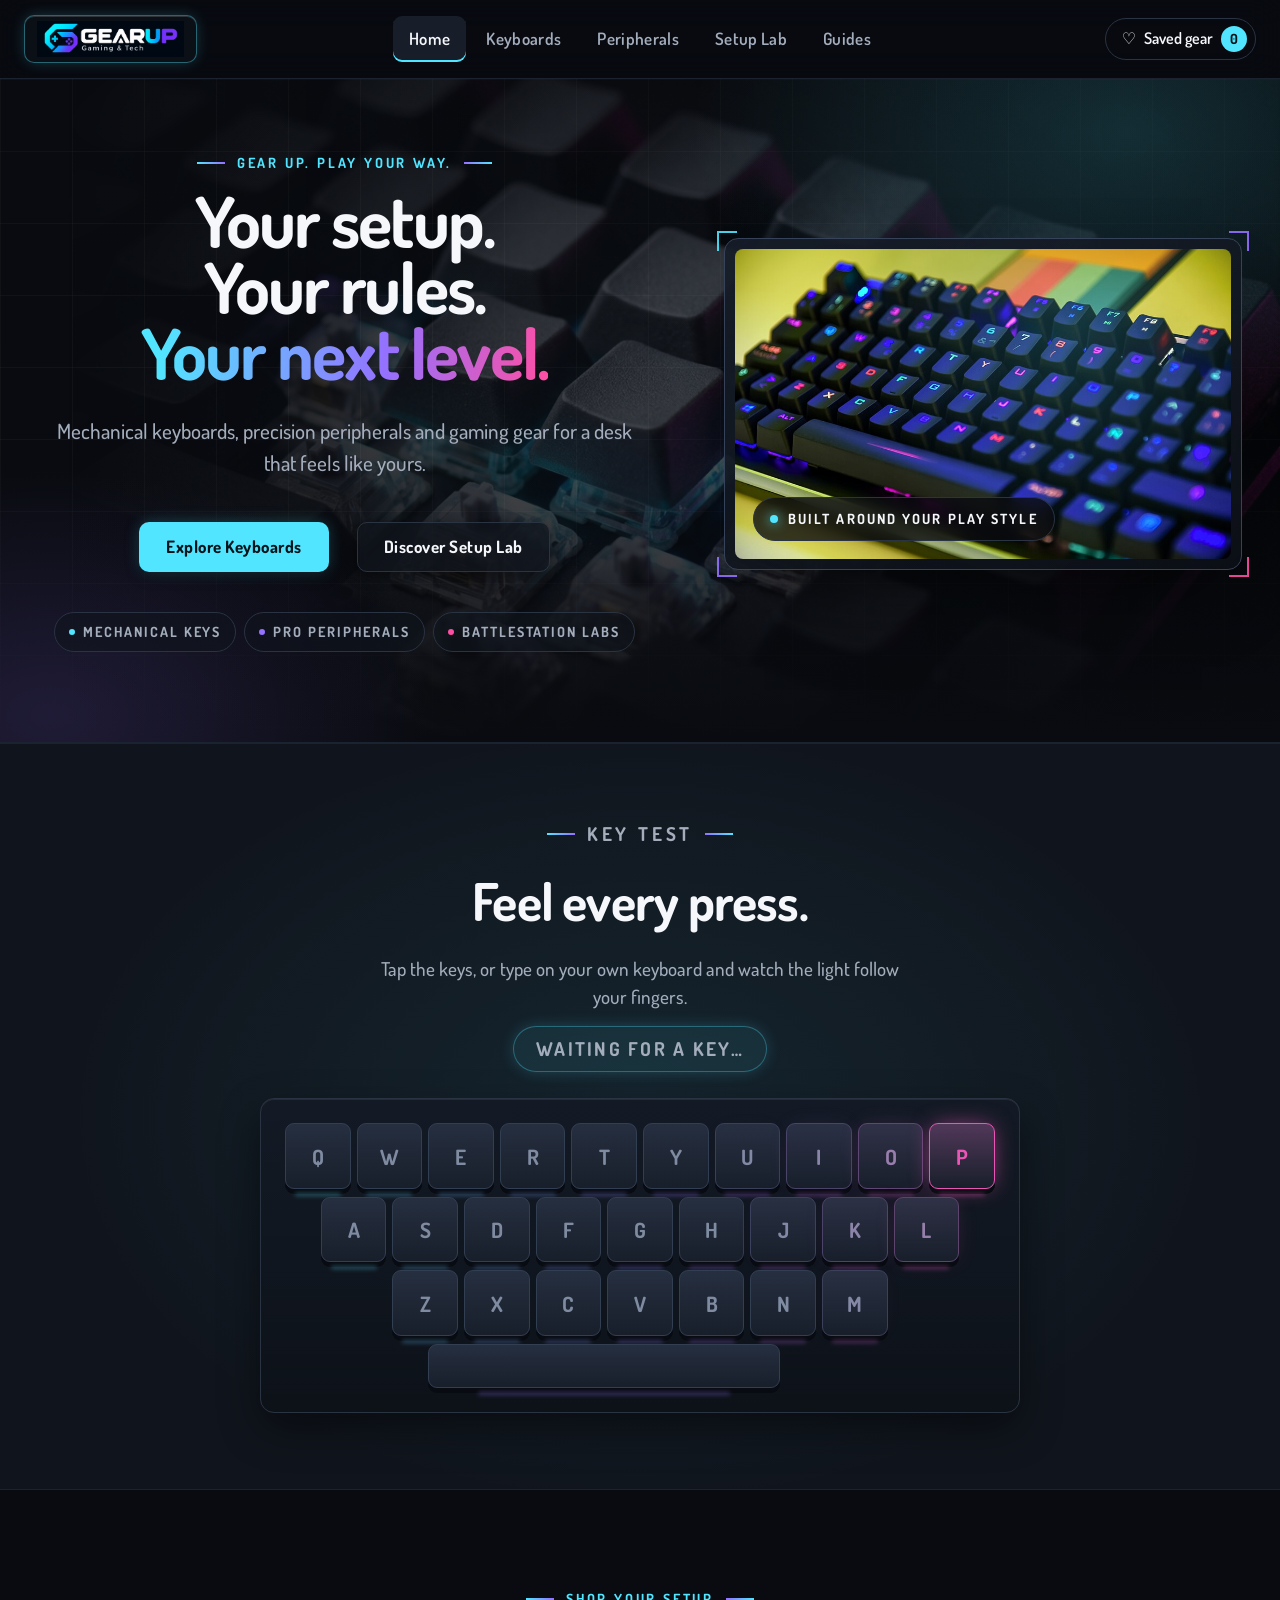
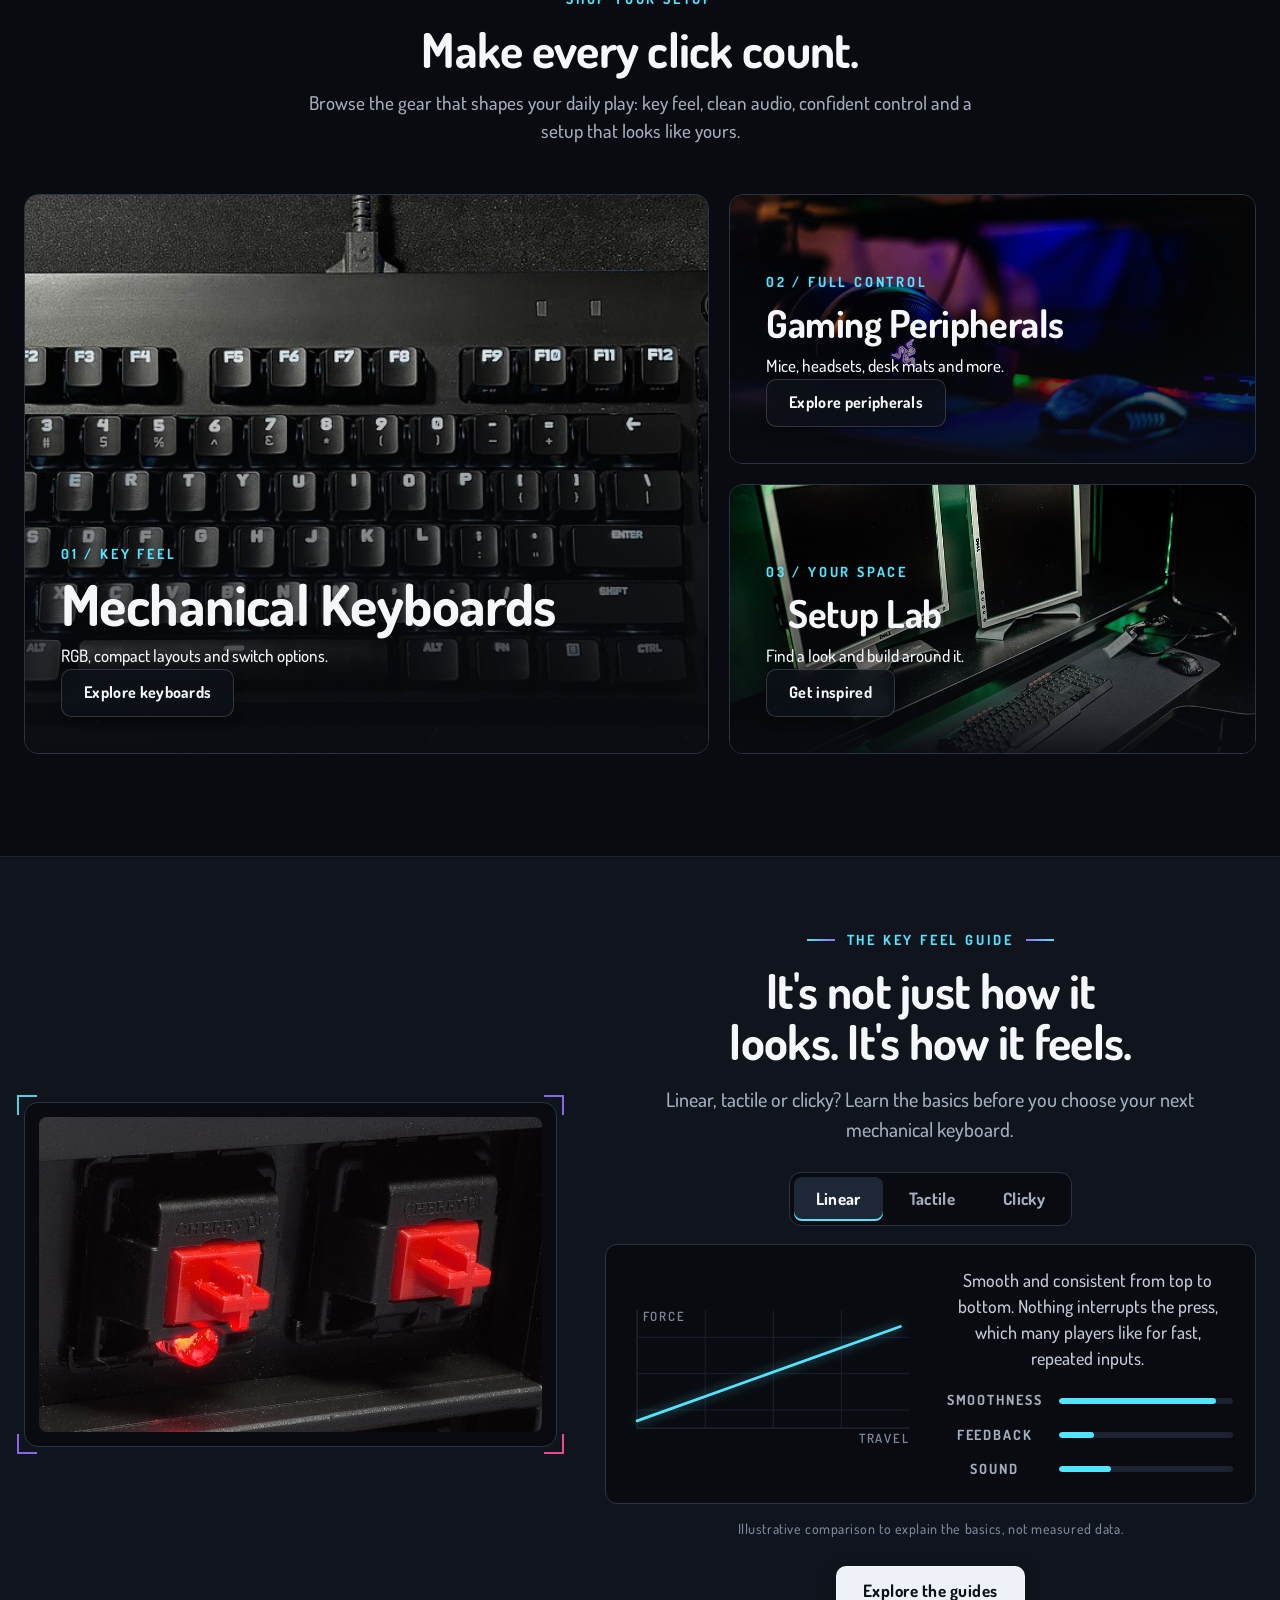
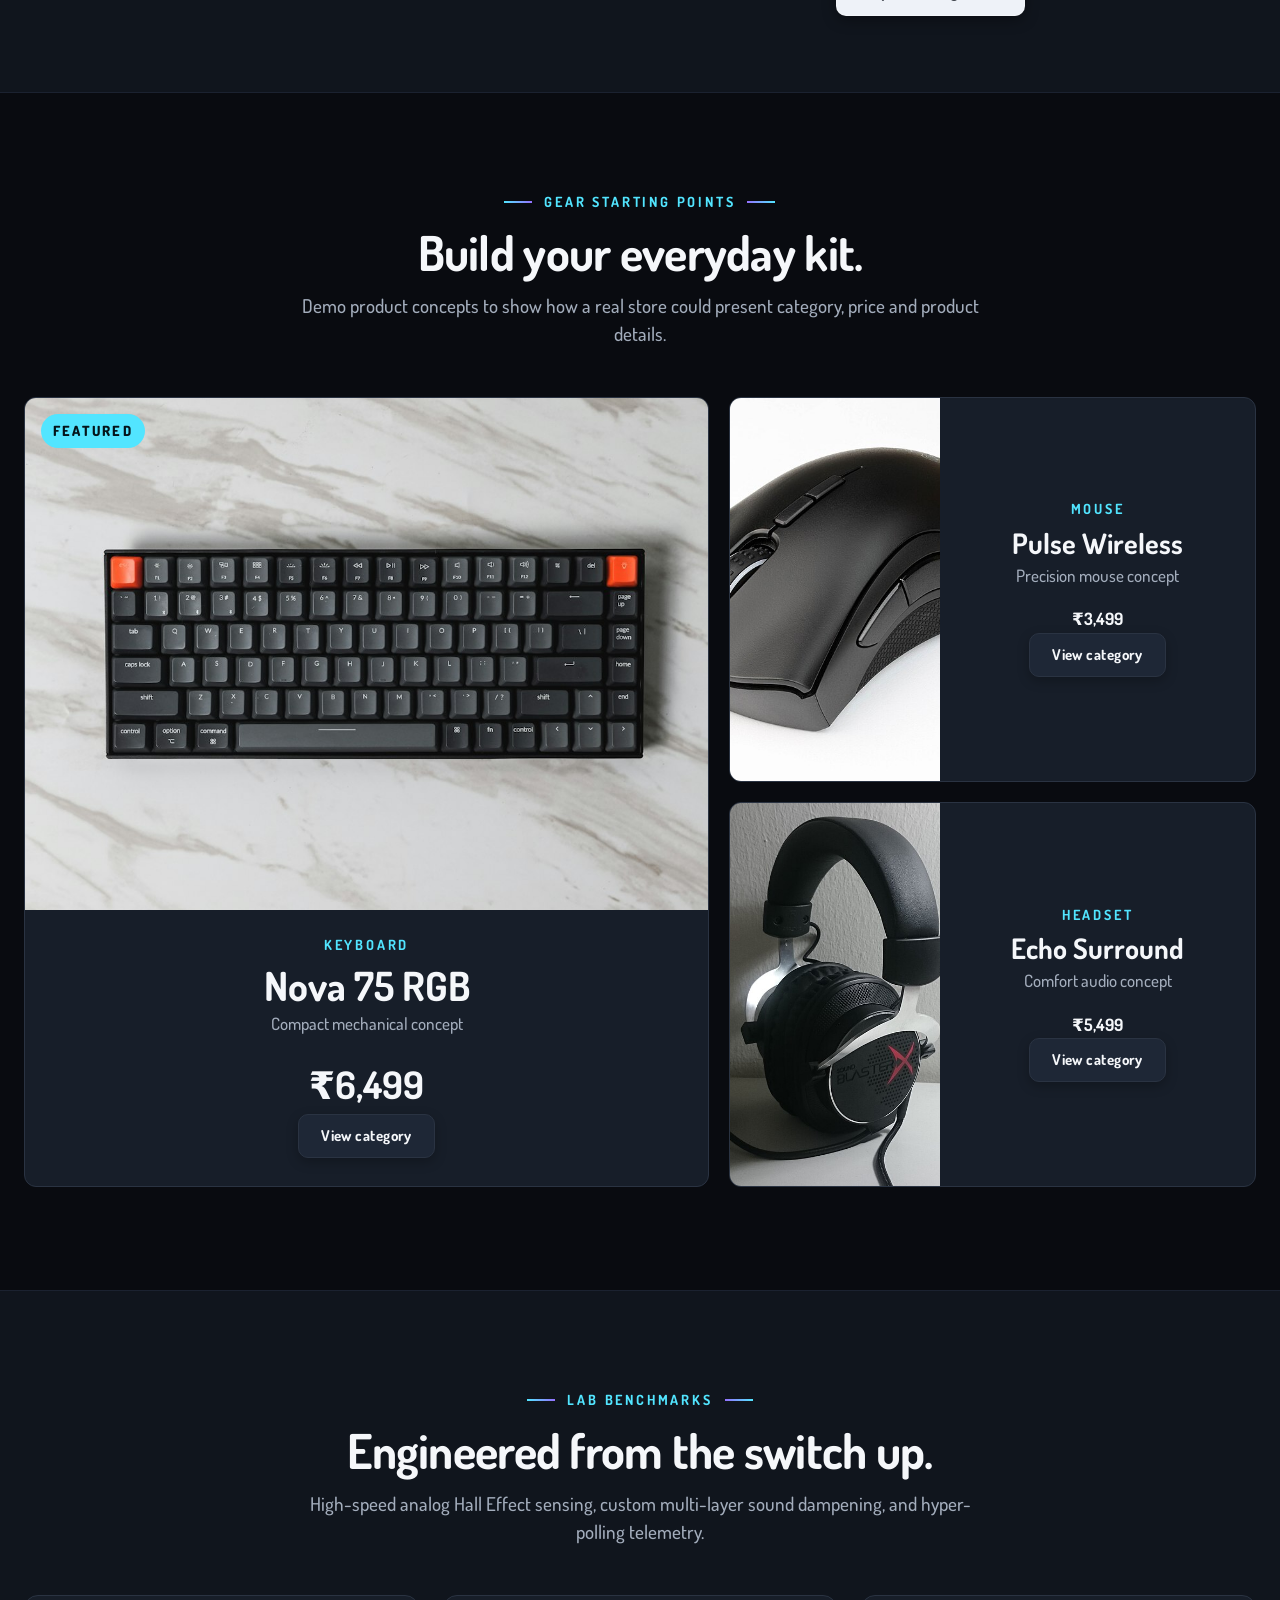
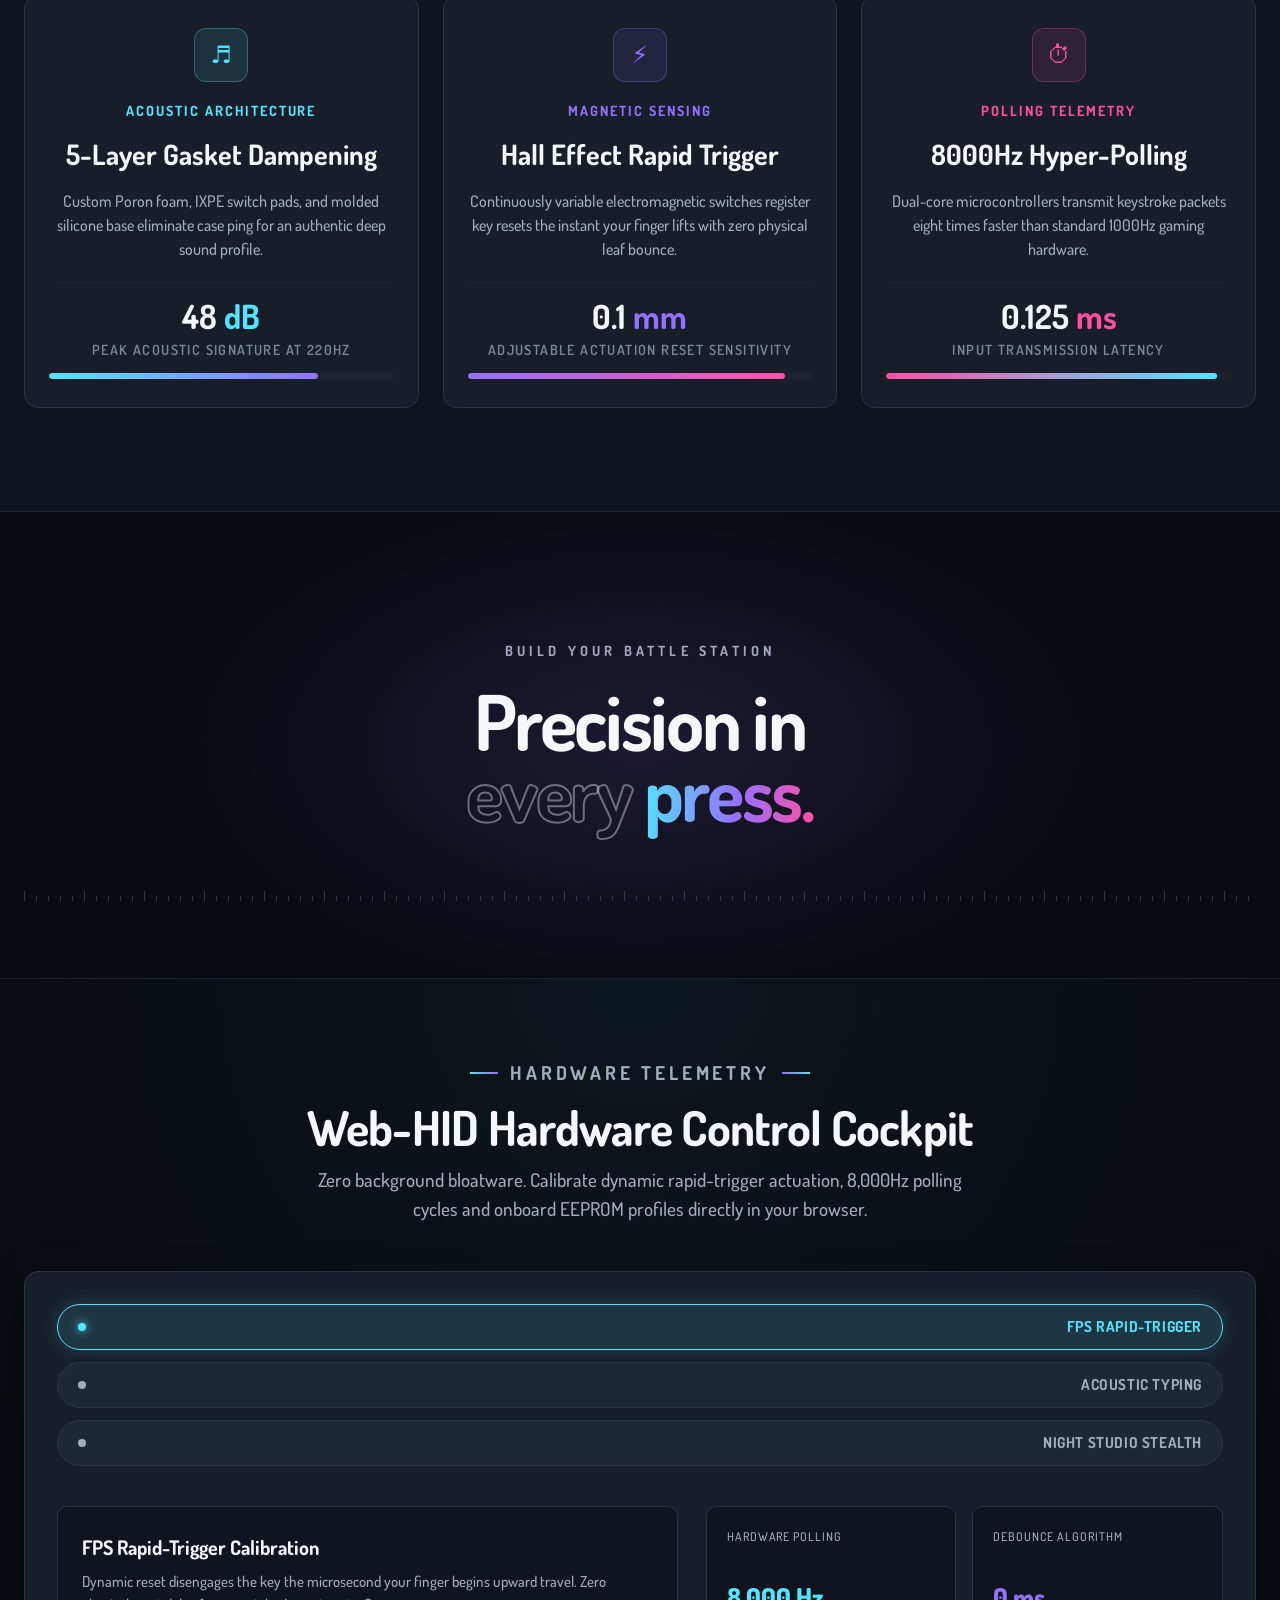
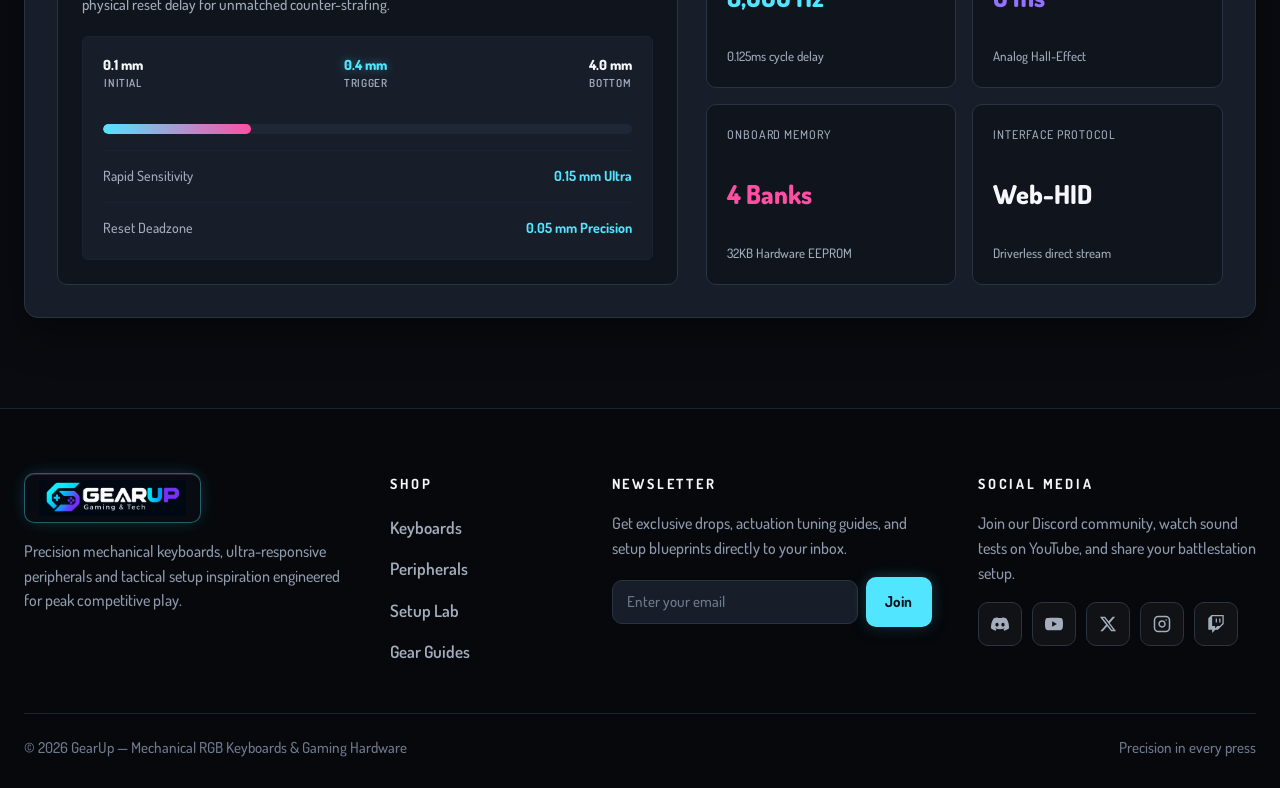
<file: index.html>
<!doctype html>
<html lang="en">
<head>
<meta charset="utf-8">
<meta name="viewport" content="width=device-width, initial-scale=1">
<meta name="description" content="Mechanical keyboards, precision peripherals and gaming gear for a desk that feels like yours.">
<meta name="theme-color" content="#090B10">
<meta property="og:title" content="Home | GearUp">
<meta property="og:description" content="Mechanical keyboards, precision peripherals and gaming gear for a desk that feels like yours.">
<meta property="og:type" content="website">
<title>Home | GearUp</title>
<link rel="icon" type="image/png" href="assets/favicon.png">
<script>document.documentElement.classList.add('js')</script>
<link rel="preconnect" href="https://fonts.googleapis.com">
<link rel="preconnect" href="https://fonts.gstatic.com" crossorigin>
<link href="https://fonts.googleapis.com/css2?family=Dosis:wght@300;400;500;600;700;800&amp;display=swap" rel="stylesheet">
<link rel="stylesheet" href="assets/style.css">
<style>
  /* Remove scroll progress bar above navigation */
  .site-header::after {
    display: none !important;
    content: none !important;
  }
</style>
</head>
<body>
<a class="skip-link" href="#main">Skip to content</a>
<header class="site-header">
  <div class="wrap header-inner">
    <a class="brand" href="index.html" aria-label="GearUp home"><img class="brand-logo" src="assets/logo.png" alt="GearUp Gaming & Tech" width="1614" height="396"></a>
    <button class="menu-toggle" type="button" aria-label="Toggle navigation" aria-expanded="false">☰</button>
    <nav class="main-nav" aria-label="Main navigation">
      <a href="index.html" aria-current="page">Home</a>
      <a href="keyboards.html">Keyboards</a>
      <a href="peripherals.html">Peripherals</a>
      <a href="setup-lab.html">Setup Lab</a>
      <a href="guides.html">Guides</a>
      <a class="nav-wishlist" href="keyboards.html" aria-label="Saved gear">♡ <span>Saved gear</span> <b class="saved-count">0</b></a>
    </nav>
    <a class="wishlist-link" href="keyboards.html" aria-label="Saved gear">♡ <span>Saved gear</span> <b id="saved-count">0</b></a>
  </div>
</header>

<main id="main">

  <!-- HERO -->
  <section class="hero hero--home" aria-labelledby="hero-title">
    <div class="wrap hero-inner">
      <div class="hero-copy">
        <p class="eyebrow rise" style="--d:.05s">Gear up. Play your way.</p>
        <h1 id="hero-title"><span class="ln rise" style="--d:.12s">Your setup.</span><span class="ln rise" style="--d:.22s">Your rules.</span><span class="ln grad rise" style="--d:.32s">Your next level.</span></h1>
        <p class="lead rise" style="--d:.42s">Mechanical keyboards, precision peripherals and gaming gear for a desk that feels like yours.</p>
        <div class="hero-actions rise" style="--d:.52s">
          <a class="btn btn-accent" href="keyboards.html">Explore Keyboards</a>
          <a class="btn btn-outline" href="setup-lab.html">Discover Setup Lab</a>
        </div>
        <div class="quick-tags rise" style="--d:.62s"><span>Mechanical Keys</span><span>Pro Peripherals</span><span>Battlestation Labs</span></div>
      </div>
      <div class="hero-art stage rise" style="--d:.3s" data-tilt>
        <div class="stage-frame">
          <img src="assets/real-keyboard-rgb.jpg" width="1200" height="720" fetchpriority="high" alt="RGB mechanical gaming keyboard with vibrant per-key illumination on dark desk">
          <span class="mark tl"></span><span class="mark tr"></span><span class="mark bl"></span><span class="mark br"></span>
          <div class="art-label"><i></i> Built around your play style</div>
        </div>
      </div>
    </div>
  </section>

  <!-- KEY LAB: signature interaction -->
  <section class="keylab" aria-labelledby="keylab-title">
    <div class="wrap keylab-inner">
      <div class="section-heading keylab-copy reveal">
        <p class="eyebrow">Key test</p>
        <h2 id="keylab-title">Feel every press.</h2>
        <p>Tap the keys, or type on your own keyboard and watch the light follow your fingers.</p>
        <p class="readout" id="key-readout">Waiting for a key…</p>
      </div>
      <div class="rig reveal" id="keytest" role="group" aria-label="Interactive key tester. Tap a key or press keys on your keyboard to light them up."></div>
    </div>
  </section>

  <!-- CATEGORIES: bento -->
  <section class="section" aria-labelledby="shop-title">
    <div class="wrap">
      <div class="section-heading reveal">
        <div><p class="eyebrow">Shop your setup</p><h2 id="shop-title">Make every click count.</h2></div>
        <p>Browse the gear that shapes your daily play: key feel, clean audio, confident control and a setup that looks like yours.</p>
      </div>
      <div class="bento">
        <a class="tile tile-lg reveal" href="keyboards.html">
          <img class="tile-img" src="assets/real-keyboard-tkl.jpg" alt="Mechanical tenkeyless keyboard with RGB keycaps on black desk mat" width="1264" height="848" loading="lazy">
          <div class="tile-copy"><span class="tile-no">01 / Key feel</span><h3>Mechanical Keyboards</h3><p>RGB, compact layouts and switch options.</p><b class="tile-cta">Explore keyboards</b></div>
        </a>
        <a class="tile reveal" href="peripherals.html">
          <img class="tile-img" src="assets/unsplash_1566055972289-c52022ae23b7.jpg" alt="Gaming headset with illuminated logo and high-precision RGB mouse in neon lighting" width="1376" height="768" loading="lazy">
          <div class="tile-copy"><span class="tile-no">02 / Full control</span><h3>Gaming Peripherals</h3><p>Mice, headsets, desk mats and more.</p><b class="tile-cta">Explore peripherals</b></div>
        </a>
        <a class="tile reveal" href="setup-lab.html">
          <img class="tile-img" src="assets/real-setup-battlestation.jpg" alt="Dual monitor gaming battlestation desk setup with ambient lighting and extended mat" width="1376" height="768" loading="lazy">
          <div class="tile-copy"><span class="tile-no">03 / Your space</span><h3>Setup Lab</h3><p>Find a look and build around it.</p><b class="tile-cta">Get inspired</b></div>
        </a>
      </div>
    </div>
  </section>

  <!-- KEY FEEL: technical panel -->
  <section class="section feel" aria-labelledby="feel-title">
    <div class="wrap feel-grid">
      <figure class="feel-fig reveal">
        <img src="assets/real-switches-cherry.jpg" width="800" height="520" loading="lazy" alt="Close-up macro photo of mechanical keyboard switches mounted with LED lighting">
        <span class="mark tl"></span><span class="mark tr"></span><span class="mark bl"></span><span class="mark br"></span>
      </figure>
      <div class="feel-copy reveal">
        <p class="eyebrow">The key feel guide</p>
        <h2 id="feel-title">It's not just how it looks. It's how it feels.</h2>
        <p>Linear, tactile or clicky? Learn the basics before you choose your next mechanical keyboard.</p>
        <div class="seg" id="feel-tabs" role="tablist" aria-label="Switch feel">
          <button type="button" role="tab" id="tab-linear" aria-selected="true" aria-controls="feel-panel" data-key="linear" data-m="90,20,30" data-desc="Smooth and consistent from top to bottom. Nothing interrupts the press, which many players like for fast, repeated inputs.">Linear</button>
          <button type="button" role="tab" id="tab-tactile" aria-selected="false" aria-controls="feel-panel" data-key="tactile" data-m="60,70,45" data-desc="A small bump you can feel as the key registers, giving clear feedback without the extra noise.">Tactile</button>
          <button type="button" role="tab" id="tab-clicky" aria-selected="false" aria-controls="feel-panel" data-key="clicky" data-m="45,90,95" data-desc="A tactile bump plus an audible click. Satisfying to type on, but the loudest option on a shared desk.">Clicky</button>
        </div>
        <div class="feel-panel" id="feel-panel" role="tabpanel" aria-labelledby="tab-linear" data-feel="linear">
          <svg class="curve" viewBox="0 0 320 160" role="img" aria-label="Illustrative force curve for the selected switch feel">
            <line class="grid" x1="10" y1="40" x2="310" y2="40"/><line class="grid" x1="10" y1="80" x2="310" y2="80"/><line class="grid" x1="10" y1="120" x2="310" y2="120"/>
            <line class="grid" x1="85" y1="10" x2="85" y2="140"/><line class="grid" x1="160" y1="10" x2="160" y2="140"/><line class="grid" x1="235" y1="10" x2="235" y2="140"/>
            <line class="axis" x1="10" y1="10" x2="10" y2="140"/><line class="axis" x1="10" y1="140" x2="310" y2="140"/>
            <path class="c c-linear" pathLength="1" d="M10 132 L300 28"/>
            <path class="c c-tactile" pathLength="1" d="M10 132 C60 118 95 92 122 62 C134 48 146 50 154 66 C164 88 172 92 188 82 C220 62 260 40 300 28"/>
            <path class="c c-clicky" pathLength="1" d="M10 132 L96 98 L130 52 L142 100 L166 92 L300 28"/>
            <text x="16" y="22">Force</text><text x="310" y="156" text-anchor="end">Travel</text>
          </svg>
          <div class="feel-info">
            <p class="feel-desc" id="feel-desc" aria-live="polite">Smooth and consistent from top to bottom. Nothing interrupts the press, which many players like for fast, repeated inputs.</p>
            <dl class="meters">
              <div><dt>Smoothness</dt><dd><span class="bar"><i style="--v:90%"></i></span></dd></div>
              <div><dt>Feedback</dt><dd><span class="bar"><i style="--v:20%"></i></span></dd></div>
              <div><dt>Sound</dt><dd><span class="bar"><i style="--v:30%"></i></span></dd></div>
            </dl>
          </div>
        </div>
        <p class="fine">Illustrative comparison to explain the basics, not measured data.</p>
        <a class="btn btn-light" href="guides.html">Explore the guides</a>
      </div>
    </div>
  </section>

  <!-- PRODUCTS: featured + supporting -->
  <section class="section" aria-labelledby="kit-title">
    <div class="wrap">
      <div class="section-heading reveal">
        <div><p class="eyebrow">Gear starting points</p><h2 id="kit-title">Build your everyday kit.</h2></div>
        <p>Demo product concepts to show how a real store could present category, price and product details.</p>
      </div>
      <div class="kit">
        <article class="product-card product-card--feature reveal">
          <div class="pc-img"><img src="assets/unsplash_1618384887929-16ec33fab9ef.jpg" width="800" height="520" loading="lazy" alt="Nova 75 RGB compact 75% mechanical keyboard with custom keycaps and warm backlight"><span class="flag">Featured</span></div>
          <div class="pc-body"><span class="product-tag">Keyboard</span><h3>Nova 75 RGB</h3><p>Compact mechanical concept</p><strong>₹6,499</strong><a href="keyboards.html">View category</a></div>
        </article>
        <article class="product-card product-card--side reveal">
          <div class="pc-img"><img src="assets/real-mouse-razer.jpg" width="800" height="520" loading="lazy" alt="Pulse Wireless ergonomic optical precision gaming mouse"></div>
          <div class="pc-body"><span class="product-tag">Mouse</span><h3>Pulse Wireless</h3><p>Precision mouse concept</p><strong>₹3,499</strong><a href="peripherals.html">View category</a></div>
        </article>
        <article class="product-card product-card--side reveal">
          <div class="pc-img"><img src="assets/real-headset-studio.jpg" width="800" height="520" loading="lazy" alt="Echo Surround pro gaming headset with padded earcups and boom microphone"></div>
          <div class="pc-body"><span class="product-tag">Headset</span><h3>Echo Surround</h3><p>Comfort audio concept</p><strong>₹5,499</strong><a href="peripherals.html">View category</a></div>
        </article>
      </div>
    </div>
  </section>

  <!-- BENCHMARK LAB: engineering standards (unique section) -->
  <section class="section benchmark-lab" aria-labelledby="benchmark-title">
    <div class="wrap">
      <div class="section-heading reveal">
        <div><p class="eyebrow">Lab Benchmarks</p><h2 id="benchmark-title">Engineered from the switch up.</h2></div>
        <p>High-speed analog Hall Effect sensing, custom multi-layer sound dampening, and hyper-polling telemetry.</p>
      </div>
      <div class="benchmark-grid">
        <article class="benchmark-card reveal">
          <div class="bm-icon" aria-hidden="true">♬</div>
          <span class="bm-badge">Acoustic Architecture</span>
          <h3>5-Layer Gasket Dampening</h3>
          <p>Custom Poron foam, IXPE switch pads, and molded silicone base eliminate case ping for an authentic deep sound profile.</p>
          <div class="bm-metric">
            <strong>48 <span>dB</span></strong>
            <small>Peak Acoustic Signature at 220Hz</small>
            <div class="bm-bar" aria-hidden="true"><i style="width:78%"></i></div>
          </div>
        </article>
        <article class="benchmark-card reveal">
          <div class="bm-icon" aria-hidden="true">⚡</div>
          <span class="bm-badge">Magnetic Sensing</span>
          <h3>Hall Effect Rapid Trigger</h3>
          <p>Continuously variable electromagnetic switches register key resets the instant your finger lifts with zero physical leaf bounce.</p>
          <div class="bm-metric">
            <strong>0.1 <span>mm</span></strong>
            <small>Adjustable Actuation Reset Sensitivity</small>
            <div class="bm-bar" aria-hidden="true"><i style="width:92%"></i></div>
          </div>
        </article>
        <article class="benchmark-card reveal">
          <div class="bm-icon" aria-hidden="true">⏱</div>
          <span class="bm-badge">Polling Telemetry</span>
          <h3>8000Hz Hyper-Polling</h3>
          <p>Dual-core microcontrollers transmit keystroke packets eight times faster than standard 1000Hz gaming hardware.</p>
          <div class="bm-metric">
            <strong>0.125 <span>ms</span></strong>
            <small>Input Transmission Latency</small>
            <div class="bm-bar" aria-hidden="true"><i style="width:96%"></i></div>
          </div>
        </article>
      </div>
    </div>
  </section>

  <!-- STATEMENT -->
  <section class="statement" aria-label="Brand statement">
    <div class="wrap">
      <p class="statement-label reveal">Build your battle station</p>
      <h2 class="reveal"><span>Precision in</span><span class="outline">every <em class="grad" style="font-style:normal">press.</em></span></h2>
      <div class="ruler" aria-hidden="true"></div>
    </div>
  </section>

  <!-- UNIQUE SECTION: WEB-HID CONTROL SUITE -->
  <section class="engine-suite" aria-labelledby="engine-title">
    <div class="wrap">
      <div class="section-heading reveal">
        <p class="eyebrow">Hardware Telemetry</p>
        <h2 id="engine-title">Web-HID Hardware Control Cockpit</h2>
        <p>Zero background bloatware. Calibrate dynamic rapid-trigger actuation, 8,000Hz polling cycles and onboard EEPROM profiles directly in your browser.</p>
      </div>

      <div class="engine-cockpit reveal">
        <div class="engine-nav" role="tablist" aria-label="Hardware Profiles">
          <button class="engine-btn is-active" data-profile="fps" type="button" role="tab" aria-selected="true"><span class="dot"></span>FPS Rapid-Trigger</button>
          <button class="engine-btn" data-profile="typing" type="button" role="tab" aria-selected="false"><span class="dot"></span>Acoustic Typing</button>
          <button class="engine-btn" data-profile="stealth" type="button" role="tab" aria-selected="false"><span class="dot"></span>Night Studio Stealth</button>
        </div>

        <div class="engine-grid">
          <div class="engine-card">
            <h3 id="engine-mode-name">FPS Rapid-Trigger Calibration</h3>
            <p id="engine-mode-desc">Dynamic reset disengages the key the microsecond your finger begins upward travel. Zero physical reset delay for unmatched counter-strafing.</p>

            <div class="engine-visual">
              <div class="actuation-markers">
                <span><strong>0.1 mm</strong><small>Initial</small></span>
                <span class="active"><strong id="actuation-val">0.4 mm</strong><small>Trigger</small></span>
                <span><strong>4.0 mm</strong><small>Bottom</small></span>
              </div>
              <div class="actuation-slider-track">
                <div id="actuation-bar" class="actuation-slider-fill" style="width: 28%;"></div>
              </div>
              <div class="engine-status-row">
                <span>Rapid Sensitivity</span>
                <strong id="engine-sens">0.15 mm Ultra</strong>
              </div>
              <div class="engine-status-row">
                <span>Reset Deadzone</span>
                <strong id="engine-deadzone">0.05 mm Precision</strong>
              </div>
            </div>
          </div>

          <div class="engine-telemetry-grid">
            <div class="telemetry-tile accent-cyan">
              <span class="tile-label">Hardware Polling</span>
              <span class="tile-value" id="engine-polling">8,000 Hz</span>
              <span class="tile-sub">0.125ms cycle delay</span>
            </div>
            <div class="telemetry-tile accent-violet">
              <span class="tile-label">Debounce Algorithm</span>
              <span class="tile-value">0 ms</span>
              <span class="tile-sub">Analog Hall-Effect</span>
            </div>
            <div class="telemetry-tile accent-magenta">
              <span class="tile-label">Onboard Memory</span>
              <span class="tile-value">4 Banks</span>
              <span class="tile-sub">32KB Hardware EEPROM</span>
            </div>
            <div class="telemetry-tile">
              <span class="tile-label">Interface Protocol</span>
              <span class="tile-value">Web-HID</span>
              <span class="tile-sub">Driverless direct stream</span>
            </div>
          </div>
        </div>
      </div>
    </div>
  </section>


</main>

<footer class="footer">
  <div class="wrap footer-grid">
    <div class="footer-col footer-col--brand">
      <a class="brand footer-brand" href="index.html" aria-label="GearUp home">
        <img class="footer-logo" src="assets/logo.png" alt="GearUp Gaming & Tech" width="1614" height="396">
      </a>
      <p>Precision mechanical keyboards, ultra-responsive peripherals and tactical setup inspiration engineered for peak competitive play.</p>
    </div>
    <div class="footer-col">
      <h4>Shop</h4>
      <nav class="footer-nav" aria-label="Footer Shop Navigation">
        <a href="keyboards.html">Keyboards</a>
        <a href="peripherals.html">Peripherals</a>
        <a href="setup-lab.html">Setup Lab</a>
        <a href="guides.html">Gear Guides</a>
      </nav>
    </div>
    <div class="footer-col">
      <h4>Newsletter</h4>
      <p>Get exclusive drops, actuation tuning guides, and setup blueprints directly to your inbox.</p>
      <form class="footer-news-form" id="footer-newsletter-form">
        <label class="sr-only" for="footer-email">Email address</label>
        <div class="fn-input-wrap">
          <input id="footer-email" type="email" required placeholder="Enter your email" autocomplete="email">
          <button class="btn btn-accent btn-sm" type="submit">Join</button>
        </div>
        <p class="fn-note" id="footer-news-note" role="status" aria-live="polite"></p>
      </form>
    </div>
    <div class="footer-col">
      <h4>Social Media</h4>
      <p>Join our Discord community, watch sound tests on YouTube, and share your battlestation setup.</p>
      <div class="social-links" aria-label="Social media channels">
        <a class="social-btn social-btn--discord" href="https://discord.com" target="_blank" rel="noopener noreferrer" aria-label="Discord">
          <svg width="18" height="18" viewBox="0 0 24 24" fill="currentColor" aria-hidden="true"><path d="M20.317 4.37a19.791 19.791 0 0 0-4.885-1.515.074.074 0 0 0-.079.037c-.21.375-.444.864-.608 1.25a18.27 18.27 0 0 0-5.487 0 12.64 12.64 0 0 0-.617-1.25.077.077 0 0 0-.079-.037A19.736 19.736 0 0 0 3.677 4.37a.07.07 0 0 0-.032.027C.533 9.046-.32 13.58.099 18.057a.082.082 0 0 0 .031.057 19.9 19.9 0 0 0 5.993 3.03.078.078 0 0 0 .084-.028c.462-.63.874-1.295 1.226-1.994.021-.041.001-.09-.041-.106a13.107 13.107 0 0 1-1.872-.892.077.077 0 0 1-.008-.128 10.2 10.2 0 0 0 .372-.292.074.074 0 0 1 .077-.01c3.929 1.793 8.18 1.793 12.061 0a.074.074 0 0 1 .078.01c.12.098.246.198.373.292a.077.077 0 0 1-.006.127 12.299 12.299 0 0 1-1.873.893.077.077 0 0 0-.041.107c.36.698.772 1.362 1.225 1.993a.076.076 0 0 0 .084.028 19.839 19.839 0 0 0 6.002-3.03.077.077 0 0 0 .032-.054c.5-5.177-.838-9.674-3.549-13.66a.061.061 0 0 0-.031-.028zM8.02 15.33c-1.183 0-2.157-1.085-2.157-2.419 0-1.333.956-2.419 2.157-2.419 1.21 0 2.176 1.096 2.157 2.42 0 1.333-.956 2.418-2.157 2.418zm7.975 0c-1.183 0-2.157-1.085-2.157-2.419 0-1.333.955-2.419 2.157-2.419 1.21 0 2.176 1.096 2.157 2.42 0 1.333-.946 2.418-2.157 2.418z"/></svg>
        </a>
        <a class="social-btn social-btn--youtube" href="https://youtube.com" target="_blank" rel="noopener noreferrer" aria-label="YouTube">
          <svg width="18" height="18" viewBox="0 0 24 24" fill="currentColor" aria-hidden="true"><path d="M23.498 6.186a3.016 3.016 0 0 0-2.122-2.136C19.505 3.545 12 3.545 12 3.545s-7.505 0-9.377.505A3.017 3.017 0 0 0 .502 6.186C0 8.07 0 12 0 12s0 3.93.502 5.814a3.016 3.016 0 0 0 2.122 2.136c1.871.505 9.376.505 9.376.505s7.505 0 9.377-.505a3.015 3.015 0 0 0 2.122-2.136C24 15.93 24 12 24 12s0-3.93-.502-5.814zM9.545 15.568V8.432L15.818 12l-6.273 3.568z"/></svg>
        </a>
        <a class="social-btn social-btn--x" href="https://x.com" target="_blank" rel="noopener noreferrer" aria-label="X (Twitter)">
          <svg width="18" height="18" viewBox="0 0 24 24" fill="currentColor" aria-hidden="true"><path d="M18.244 2.25h3.308l-7.227 8.26 8.502 11.24H16.17l-5.214-6.817L4.99 21.75H1.68l7.73-8.835L1.254 2.25H8.08l4.713 6.231zm-1.161 17.52h1.833L7.084 4.126H5.117z"/></svg>
        </a>
        <a class="social-btn social-btn--instagram" href="https://instagram.com" target="_blank" rel="noopener noreferrer" aria-label="Instagram">
          <svg width="18" height="18" viewBox="0 0 24 24" fill="none" stroke="currentColor" stroke-width="2" stroke-linecap="round" stroke-linejoin="round" aria-hidden="true"><rect x="2" y="2" width="20" height="20" rx="5" ry="5"></rect><path d="M16 11.37A4 4 0 1 1 12.63 8 4 4 0 0 1 16 11.37z"></path><line x1="17.5" y1="6.5" x2="17.51" y2="6.5"></line></svg>
        </a>
        <a class="social-btn social-btn--twitch" href="https://twitch.tv" target="_blank" rel="noopener noreferrer" aria-label="Twitch">
          <svg width="18" height="18" viewBox="0 0 24 24" fill="currentColor" aria-hidden="true"><path d="M11.571 4.714h1.715v5.143H11.57zm4.715 0H18v5.143h-1.714zM6 0L1.714 4.286v15.428h5.143V24l4.286-4.286h3.428L22.286 12V0zm14.571 11.143l-3.428 3.428h-3.429l-3 3v-3H6.857V1.714h13.714Z"/></svg>
        </a>
      </div>
    </div>
  </div>
  <div class="wrap footer-bottom">
    <span>© 2026 GearUp — Mechanical RGB Keyboards & Gaming Hardware</span>
    <span>Precision in every press</span>
  </div>
</footer>
<button class="back-to-top" id="back-to-top" type="button" aria-label="Back to top">
  <svg width="20" height="20" viewBox="0 0 24 24" fill="none" stroke="currentColor" stroke-width="2.5" stroke-linecap="round" stroke-linejoin="round" aria-hidden="true"><polyline points="18 15 12 9 6 15"></polyline></svg>
</button>
<script src="assets/site.js"></script>
</body>
</html>
</file>
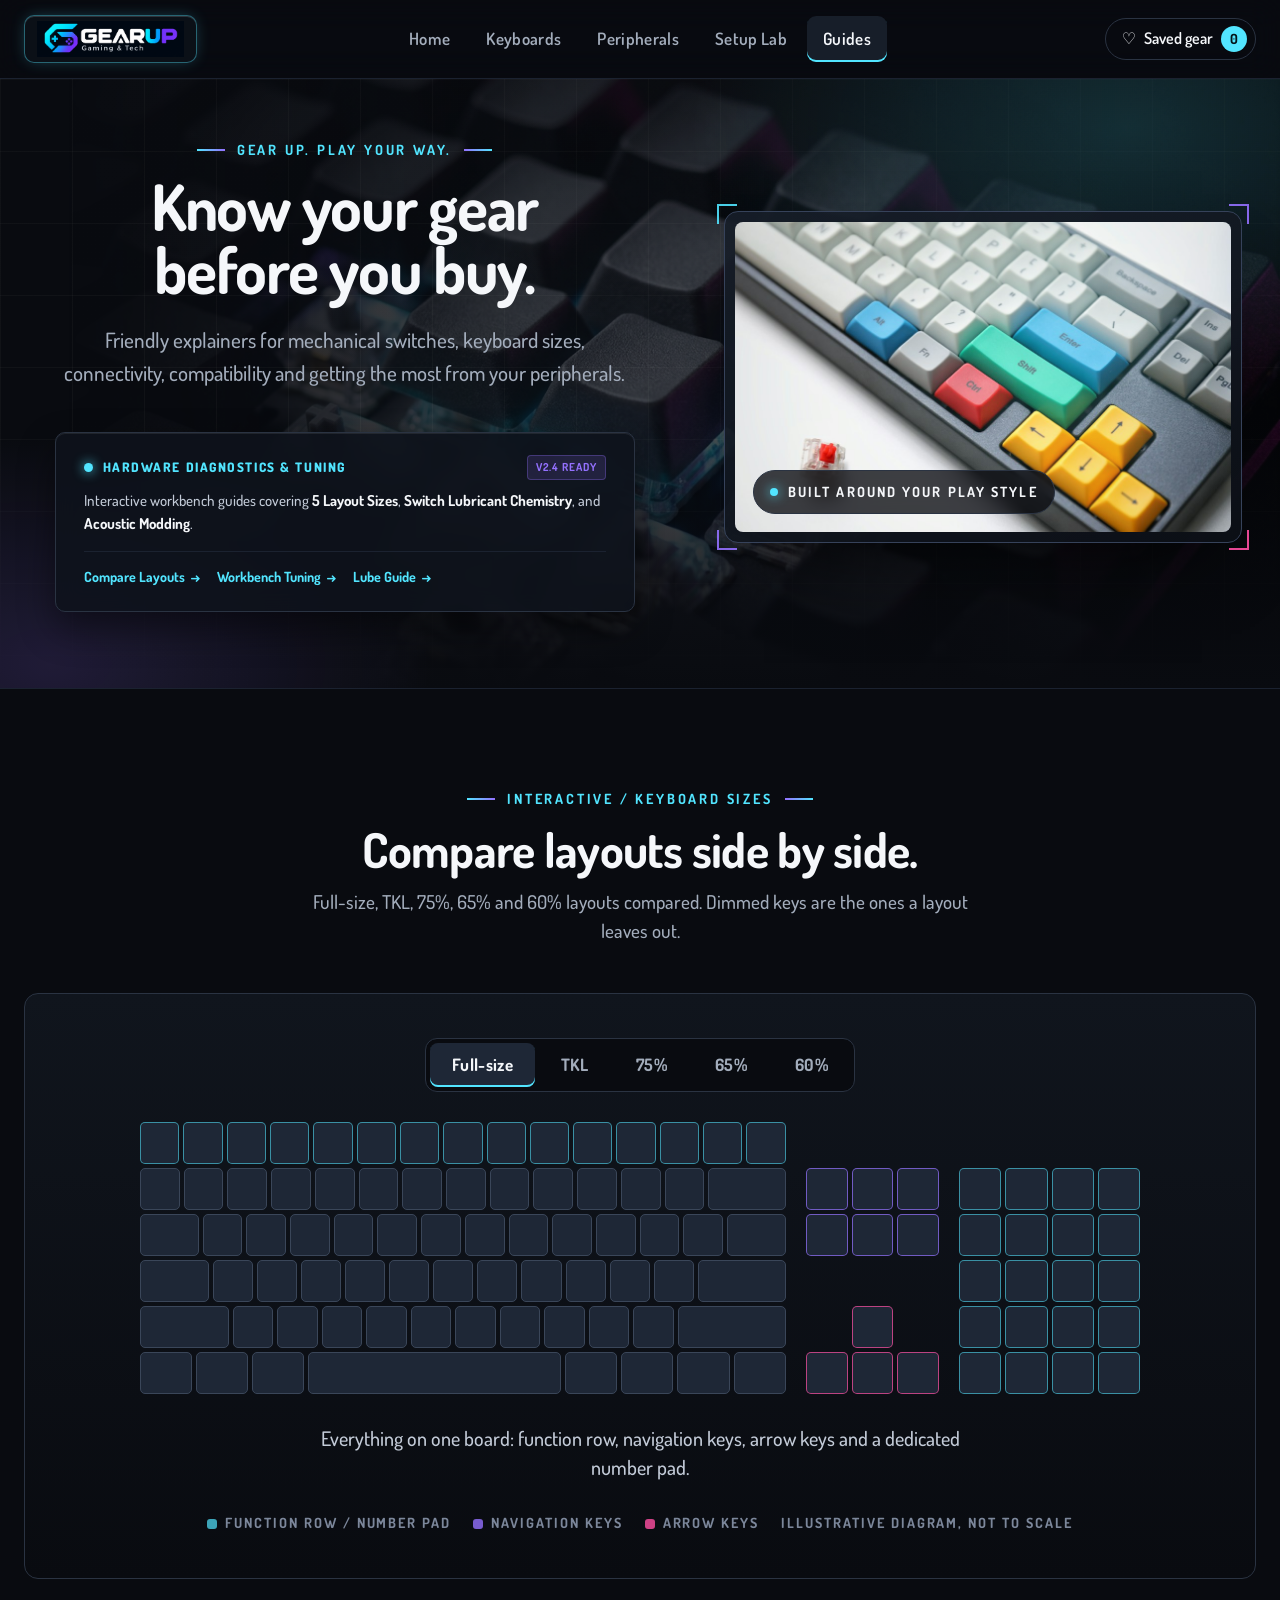
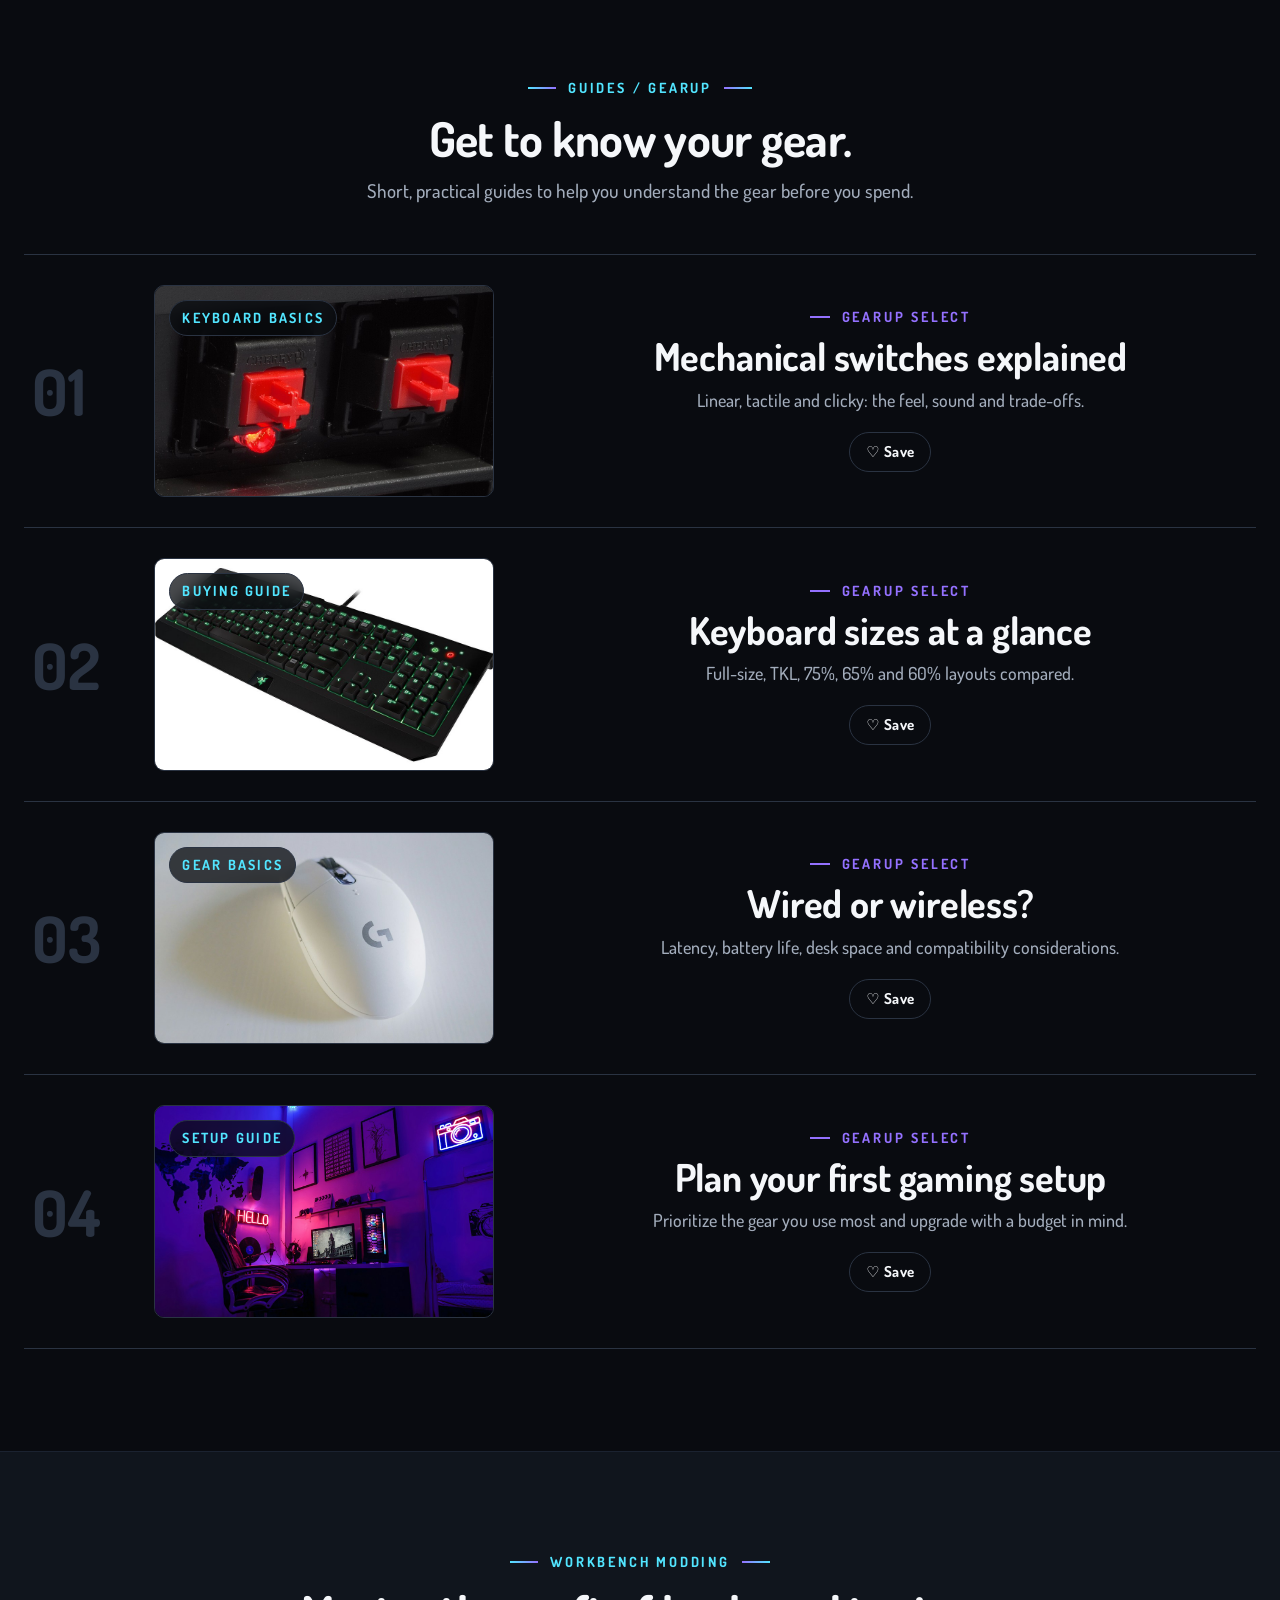
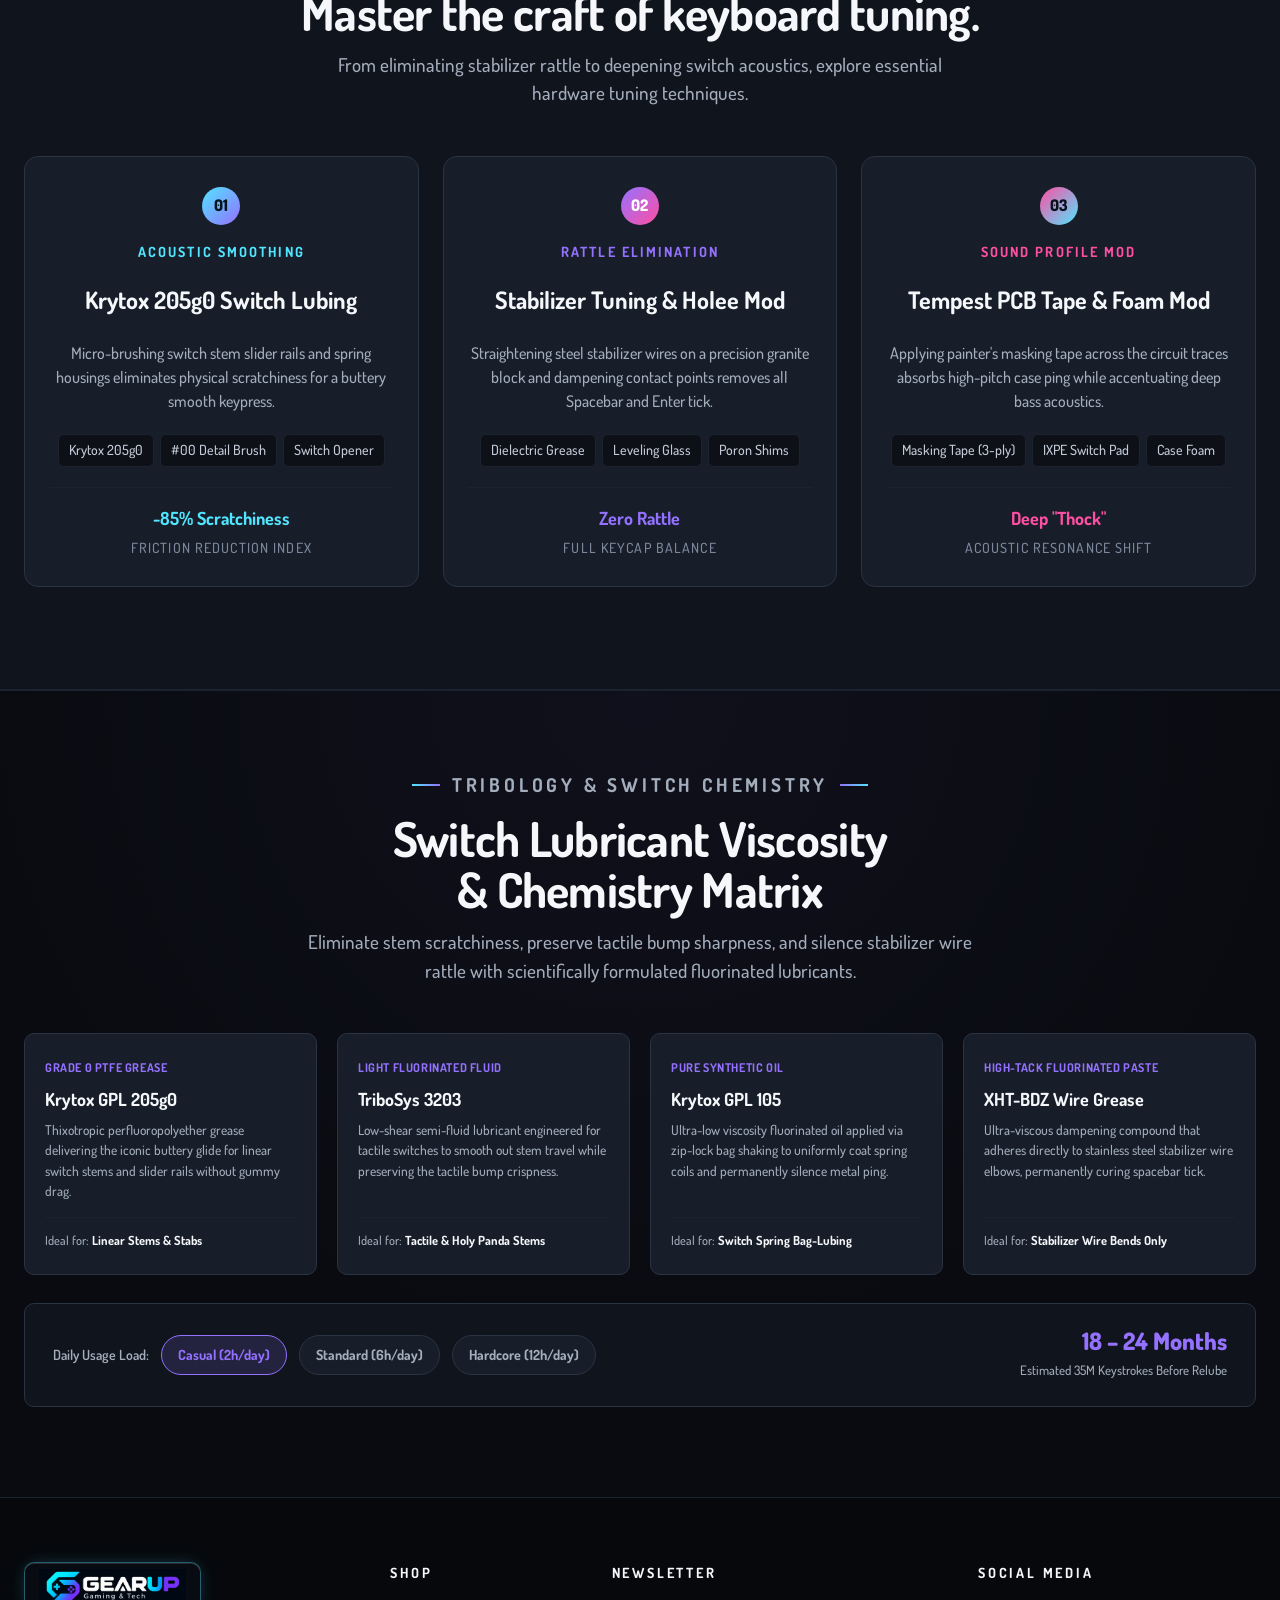
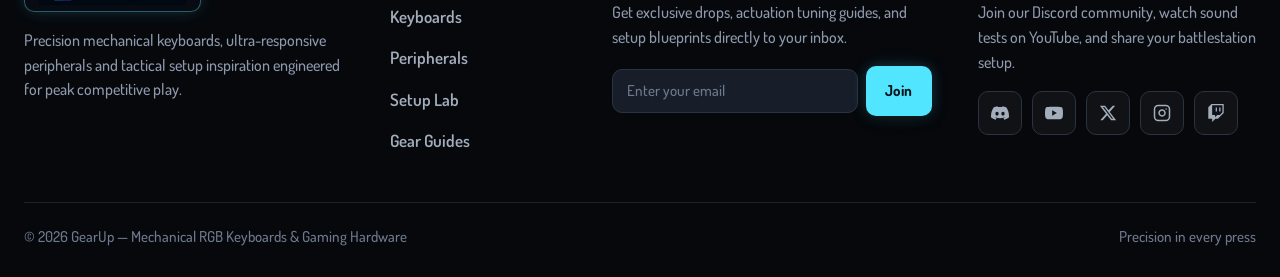
<file: guides.html>
<!doctype html>
<html lang="en">
<head>
<meta charset="utf-8">
<meta name="viewport" content="width=device-width, initial-scale=1">
<meta name="description" content="Friendly explainers for mechanical switches, keyboard sizes, connectivity, compatibility and getting the most from your peripherals.">
<meta name="theme-color" content="#090B10">
<meta property="og:title" content="Guides | GearUp">
<meta property="og:description" content="Friendly explainers for mechanical switches, keyboard sizes, connectivity, compatibility and getting the most from your peripherals.">
<meta property="og:type" content="website">
<title>Guides | GearUp</title>
<link rel="icon" type="image/png" href="assets/favicon.png">
<script>document.documentElement.classList.add('js')</script>
<link rel="preconnect" href="https://fonts.googleapis.com">
<link rel="preconnect" href="https://fonts.gstatic.com" crossorigin>
<link href="https://fonts.googleapis.com/css2?family=Dosis:wght@300;400;500;600;700;800&amp;display=swap" rel="stylesheet">
<link rel="stylesheet" href="assets/style.css">
</head>
<body>
<a class="skip-link" href="#main">Skip to content</a>
<header class="site-header">
  <div class="wrap header-inner">
    <a class="brand" href="index.html" aria-label="GearUp home"><img class="brand-logo" src="assets/logo.png" alt="GearUp Gaming & Tech" width="1614" height="396"></a>
    <button class="menu-toggle" type="button" aria-label="Toggle navigation" aria-expanded="false">☰</button>
    <nav class="main-nav" aria-label="Main navigation">
      <a href="index.html">Home</a>
      <a href="keyboards.html">Keyboards</a>
      <a href="peripherals.html">Peripherals</a>
      <a href="setup-lab.html">Setup Lab</a>
      <a href="guides.html" aria-current="page">Guides</a>
      <a class="nav-wishlist" href="keyboards.html" aria-label="Saved gear">♡ <span>Saved gear</span> <b class="saved-count">0</b></a>
    </nav>
    <a class="wishlist-link" href="keyboards.html" aria-label="Saved gear">♡ <span>Saved gear</span> <b id="saved-count">0</b></a>
  </div>
</header>

<main id="main">

  <section class="hero hero--guides" aria-labelledby="hero-title">
    <div class="wrap hero-inner">
      <div class="hero-copy">
        <p class="eyebrow rise" style="--d:.05s">Gear up. Play your way.</p>
        <h1 id="hero-title" class="rise" style="--d:.12s">Know your gear before you buy.</h1>
        <p class="lead rise" style="--d:.24s">Friendly explainers for mechanical switches, keyboard sizes, connectivity, compatibility and getting the most from your peripherals.</p>
        <div class="hero-tech-card rise" style="--d:.34s">
          <div class="tech-card-header">
            <span class="live-pulse" aria-hidden="true"></span>
            <span class="tech-card-badge">Hardware Diagnostics & Tuning</span>
            <span class="tech-card-spec">v2.4 Ready</span>
          </div>
          <p class="tech-card-desc">Interactive workbench guides covering <strong>5 Layout Sizes</strong>, <strong>Switch Lubricant Chemistry</strong>, and <strong>Acoustic Modding</strong>.</p>
          <div class="tech-card-links">
            <a class="tech-link" href="#layouts-title">Compare Layouts <span aria-hidden="true">→</span></a>
            <a class="tech-link" href="#workbench-title">Workbench Tuning <span aria-hidden="true">→</span></a>
            <a class="tech-link" href="#lube-title">Lube Guide <span aria-hidden="true">→</span></a>
          </div>
        </div>
      </div>
      <div class="hero-art stage rise" style="--d:.25s" data-tilt>
        <div class="stage-frame">
          <img src="assets/unsplash_1595225476474-87563907a212.jpg" width="800" height="520" fetchpriority="high" alt="Custom mechanical keyboard with exposed mechanical switch mechanism and colorful keycaps">
          <span class="mark tl"></span><span class="mark tr"></span><span class="mark bl"></span><span class="mark br"></span>
          <div class="art-label"><i></i> Built around your play style</div>
        </div>
      </div>
    </div>
  </section>

  <!-- INTERACTIVE LAYOUT COMPARISON -->
  <section class="section" aria-labelledby="layouts-title">
    <div class="wrap">
      <div class="section-heading reveal">
        <div><p class="eyebrow">Interactive / Keyboard sizes</p><h2 id="layouts-title">Compare layouts side by side.</h2></div>
        <p>Full-size, TKL, 75%, 65% and 60% layouts compared. Dimmed keys are the ones a layout leaves out.</p>
      </div>
      <div class="layout-panel reveal">
        <div class="seg" id="layout-tabs" role="tablist" aria-label="Keyboard layout">
          <button type="button" role="tab" id="lt-full" aria-selected="true" aria-controls="layout-view" data-layout="full">Full-size</button>
          <button type="button" role="tab" id="lt-tkl" aria-selected="false" aria-controls="layout-view" data-layout="tkl">TKL</button>
          <button type="button" role="tab" id="lt-75" aria-selected="false" aria-controls="layout-view" data-layout="75">75%</button>
          <button type="button" role="tab" id="lt-65" aria-selected="false" aria-controls="layout-view" data-layout="65">65%</button>
          <button type="button" role="tab" id="lt-60" aria-selected="false" aria-controls="layout-view" data-layout="60">60%</button>
        </div>
        <div id="layout-view" role="tabpanel" aria-labelledby="lt-full">
          <div class="kd" id="kbd-diagram" role="img" aria-label="Simplified keyboard diagram. Dimmed keys are not part of the selected layout."></div>
        </div>
        <p class="layout-desc" id="layout-desc" aria-live="polite">Everything on one board: function row, navigation keys, arrow keys and a dedicated number pad.</p>
        <div class="layout-meta" aria-hidden="true"><span><i style="background:rgba(82,229,255,.7)"></i>Function row / number pad</span><span><i style="background:rgba(148,113,255,.8)"></i>Navigation keys</span><span><i style="background:rgba(255,79,163,.8)"></i>Arrow keys</span><span>Illustrative diagram, not to scale</span></div>
      </div>
    </div>
  </section>

  <!-- GUIDES: editorial list -->
  <section class="section" style="padding-top:0" aria-labelledby="guides-title">
    <div class="wrap">
      <div class="section-heading reveal">
        <div><p class="eyebrow">Guides / GearUp</p><h2 id="guides-title">Get to know your gear.</h2></div>
        <p>Short, practical guides to help you understand the gear before you spend.</p>
      </div>

      <div class="catalog-grid catalog-grid--list" id="catalog-grid">
        <article class="catalog-card reveal" data-title="mechanical switches explained" data-category="Keyboard basics"><div class="catalog-image"><img src="assets/real-switches-cherry.jpg" alt="Macro photograph of authentic Cherry MX mechanical switches" width="800" height="520" loading="lazy"><span>Keyboard basics</span></div><div class="catalog-copy"><p class="eyebrow">GearUp Select</p><h3>Mechanical switches explained</h3><p>Linear, tactile and clicky: the feel, sound and trade-offs.</p><div class="catalog-bottom"><button class="save-btn" type="button" aria-pressed="false" data-save="Mechanical switches explained">♡ Save</button></div></div></article>
        <article class="catalog-card reveal" data-title="keyboard sizes at a glance" data-category="Buying guide"><div class="catalog-image"><img src="assets/real-keyboard-fullsize.jpg" alt="Full-size mechanical gaming keyboard with dedicated number pad" width="800" height="520" loading="lazy"><span>Buying guide</span></div><div class="catalog-copy"><p class="eyebrow">GearUp Select</p><h3>Keyboard sizes at a glance</h3><p>Full-size, TKL, 75%, 65% and 60% layouts compared.</p><div class="catalog-bottom"><button class="save-btn" type="button" aria-pressed="false" data-save="Keyboard sizes at a glance">♡ Save</button></div></div></article>
        <article class="catalog-card reveal" data-title="wired or wireless?" data-category="Gear basics"><div class="catalog-image"><img src="assets/unsplash_1527814050087-3793815479db.jpg" alt="Ultra-lightweight wireless optical gaming mouse" width="800" height="520" loading="lazy"><span>Gear basics</span></div><div class="catalog-copy"><p class="eyebrow">GearUp Select</p><h3>Wired or wireless?</h3><p>Latency, battery life, desk space and compatibility considerations.</p><div class="catalog-bottom"><button class="save-btn" type="button" aria-pressed="false" data-save="Wired or wireless?">♡ Save</button></div></div></article>
        <article class="catalog-card reveal" data-title="plan your first gaming setup" data-category="Setup guide"><div class="catalog-image"><img src="assets/real-setup-purple.jpg" alt="Modern complete ambient gaming battlestation room layout" width="900" height="520" loading="lazy"><span>Setup guide</span></div><div class="catalog-copy"><p class="eyebrow">GearUp Select</p><h3>Plan your first gaming setup</h3><p>Prioritize the gear you use most and upgrade with a budget in mind.</p><div class="catalog-bottom"><button class="save-btn" type="button" aria-pressed="false" data-save="Plan your first gaming setup">♡ Save</button></div></div></article>
      </div>
      <p class="empty-state" id="empty-state" hidden>No gear matches that search. Try another term or reset the filter.</p>
    </div>
  </section>

  <!-- MOD WORKBENCH: keyboard tuning masterclass (unique section) -->
  <section class="section mod-workbench" aria-labelledby="workbench-title">
    <div class="wrap">
      <div class="section-heading reveal">
        <div><p class="eyebrow">Workbench Modding</p><h2 id="workbench-title">Master the craft of keyboard tuning.</h2></div>
        <p>From eliminating stabilizer rattle to deepening switch acoustics, explore essential hardware tuning techniques.</p>
      </div>
      <div class="workbench-grid">
        <article class="workbench-card reveal">
          <span class="wb-step">01</span>
          <span class="wb-badge">Acoustic Smoothing</span>
          <h3>Krytox 205g0 Switch Lubing</h3>
          <p>Micro-brushing switch stem slider rails and spring housings eliminates physical scratchiness for a buttery smooth keypress.</p>
          <div class="wb-tools">
            <span>Krytox 205g0</span>
            <span>#00 Detail Brush</span>
            <span>Switch Opener</span>
          </div>
          <div class="wb-result">
            <strong>-85% Scratchiness</strong>
            <small>Friction Reduction Index</small>
          </div>
        </article>

        <article class="workbench-card reveal">
          <span class="wb-step">02</span>
          <span class="wb-badge">Rattle Elimination</span>
          <h3>Stabilizer Tuning & Holee Mod</h3>
          <p>Straightening steel stabilizer wires on a precision granite block and dampening contact points removes all Spacebar and Enter tick.</p>
          <div class="wb-tools">
            <span>Dielectric Grease</span>
            <span>Leveling Glass</span>
            <span>Poron Shims</span>
          </div>
          <div class="wb-result">
            <strong>Zero Rattle</strong>
            <small>Full Keycap Balance</small>
          </div>
        </article>

        <article class="workbench-card reveal">
          <span class="wb-step">03</span>
          <span class="wb-badge">Sound Profile Mod</span>
          <h3>Tempest PCB Tape & Foam Mod</h3>
          <p>Applying painter's masking tape across the circuit traces absorbs high-pitch case ping while accentuating deep bass acoustics.</p>
          <div class="wb-tools">
            <span>Masking Tape (3-ply)</span>
            <span>IXPE Switch Pad</span>
            <span>Case Foam</span>
          </div>
          <div class="wb-result">
            <strong>Deep "Thock"</strong>
            <small>Acoustic Resonance Shift</small>
          </div>
        </article>
      </div>
    </div>
  </section>

  <!-- UNIQUE SECTION: SWITCH LUBRICANT CHEMISTRY & LONGEVITY GUIDE -->
  <section class="lube-guide" aria-labelledby="lube-title">
    <div class="wrap">
      <div class="section-heading reveal">
        <p class="eyebrow">Tribology & Switch Chemistry</p>
        <h2 id="lube-title">Switch Lubricant Viscosity & Chemistry Matrix</h2>
        <p>Eliminate stem scratchiness, preserve tactile bump sharpness, and silence stabilizer wire rattle with scientifically formulated fluorinated lubricants.</p>
      </div>

      <div class="lube-grid reveal">
        <div class="lube-card">
          <span class="lube-formula">Grade 0 PTFE Grease</span>
          <h4>Krytox GPL 205g0</h4>
          <p>Thixotropic perfluoropolyether grease delivering the iconic buttery glide for linear switch stems and slider rails without gummy drag.</p>
          <div class="lube-metrics">
            <span>Ideal for: <strong>Linear Stems &amp; Stabs</strong></span>
          </div>
        </div>

        <div class="lube-card">
          <span class="lube-formula">Light Fluorinated Fluid</span>
          <h4>TriboSys 3203</h4>
          <p>Low-shear semi-fluid lubricant engineered for tactile switches to smooth out stem travel while preserving the tactile bump crispness.</p>
          <div class="lube-metrics">
            <span>Ideal for: <strong>Tactile &amp; Holy Panda Stems</strong></span>
          </div>
        </div>

        <div class="lube-card">
          <span class="lube-formula">Pure Synthetic Oil</span>
          <h4>Krytox GPL 105</h4>
          <p>Ultra-low viscosity fluorinated oil applied via zip-lock bag shaking to uniformly coat spring coils and permanently silence metal ping.</p>
          <div class="lube-metrics">
            <span>Ideal for: <strong>Switch Spring Bag-Lubing</strong></span>
          </div>
        </div>

        <div class="lube-card">
          <span class="lube-formula">High-Tack Fluorinated Paste</span>
          <h4>XHT-BDZ Wire Grease</h4>
          <p>Ultra-viscous dampening compound that adheres directly to stainless steel stabilizer wire elbows, permanently curing spacebar tick.</p>
          <div class="lube-metrics">
            <span>Ideal for: <strong>Stabilizer Wire Bends Only</strong></span>
          </div>
        </div>
      </div>

      <div class="lube-calc reveal">
        <div class="lube-calc-controls">
          <span class="calc-label">Daily Usage Load:</span>
          <button class="calc-btn is-active" data-hours="2" type="button">Casual (2h/day)</button>
          <button class="calc-btn" data-hours="6" type="button">Standard (6h/day)</button>
          <button class="calc-btn" data-hours="12" type="button">Hardcore (12h/day)</button>
        </div>
        <div class="calc-result">
          <strong id="calc-interval">18 – 24 Months</strong>
          <span id="calc-keystrokes">Estimated 35M Keystrokes Before Relube</span>
        </div>
      </div>
    </div>
  </section>


</main>

<footer class="footer">
  <div class="wrap footer-grid">
    <div class="footer-col footer-col--brand">
      <a class="brand footer-brand" href="index.html" aria-label="GearUp home">
        <img class="footer-logo" src="assets/logo.png" alt="GearUp Gaming & Tech" width="1614" height="396">
      </a>
      <p>Precision mechanical keyboards, ultra-responsive peripherals and tactical setup inspiration engineered for peak competitive play.</p>
    </div>
    <div class="footer-col">
      <h4>Shop</h4>
      <nav class="footer-nav" aria-label="Footer Shop Navigation">
        <a href="keyboards.html">Keyboards</a>
        <a href="peripherals.html">Peripherals</a>
        <a href="setup-lab.html">Setup Lab</a>
        <a href="guides.html">Gear Guides</a>
      </nav>
    </div>
    <div class="footer-col">
      <h4>Newsletter</h4>
      <p>Get exclusive drops, actuation tuning guides, and setup blueprints directly to your inbox.</p>
      <form class="footer-news-form" id="footer-newsletter-form">
        <label class="sr-only" for="footer-email">Email address</label>
        <div class="fn-input-wrap">
          <input id="footer-email" type="email" required placeholder="Enter your email" autocomplete="email">
          <button class="btn btn-accent btn-sm" type="submit">Join</button>
        </div>
        <p class="fn-note" id="footer-news-note" role="status" aria-live="polite"></p>
      </form>
    </div>
    <div class="footer-col">
      <h4>Social Media</h4>
      <p>Join our Discord community, watch sound tests on YouTube, and share your battlestation setup.</p>
      <div class="social-links" aria-label="Social media channels">
        <a class="social-btn social-btn--discord" href="https://discord.com" target="_blank" rel="noopener noreferrer" aria-label="Discord">
          <svg width="18" height="18" viewBox="0 0 24 24" fill="currentColor" aria-hidden="true"><path d="M20.317 4.37a19.791 19.791 0 0 0-4.885-1.515.074.074 0 0 0-.079.037c-.21.375-.444.864-.608 1.25a18.27 18.27 0 0 0-5.487 0 12.64 12.64 0 0 0-.617-1.25.077.077 0 0 0-.079-.037A19.736 19.736 0 0 0 3.677 4.37a.07.07 0 0 0-.032.027C.533 9.046-.32 13.58.099 18.057a.082.082 0 0 0 .031.057 19.9 19.9 0 0 0 5.993 3.03.078.078 0 0 0 .084-.028c.462-.63.874-1.295 1.226-1.994.021-.041.001-.09-.041-.106a13.107 13.107 0 0 1-1.872-.892.077.077 0 0 1-.008-.128 10.2 10.2 0 0 0 .372-.292.074.074 0 0 1 .077-.01c3.929 1.793 8.18 1.793 12.061 0a.074.074 0 0 1 .078.01c.12.098.246.198.373.292a.077.077 0 0 1-.006.127 12.299 12.299 0 0 1-1.873.893.077.077 0 0 0-.041.107c.36.698.772 1.362 1.225 1.993a.076.076 0 0 0 .084.028 19.839 19.839 0 0 0 6.002-3.03.077.077 0 0 0 .032-.054c.5-5.177-.838-9.674-3.549-13.66a.061.061 0 0 0-.031-.028zM8.02 15.33c-1.183 0-2.157-1.085-2.157-2.419 0-1.333.956-2.419 2.157-2.419 1.21 0 2.176 1.096 2.157 2.42 0 1.333-.956 2.418-2.157 2.418zm7.975 0c-1.183 0-2.157-1.085-2.157-2.419 0-1.333.955-2.419 2.157-2.419 1.21 0 2.176 1.096 2.157 2.42 0 1.333-.946 2.418-2.157 2.418z"/></svg>
        </a>
        <a class="social-btn social-btn--youtube" href="https://youtube.com" target="_blank" rel="noopener noreferrer" aria-label="YouTube">
          <svg width="18" height="18" viewBox="0 0 24 24" fill="currentColor" aria-hidden="true"><path d="M23.498 6.186a3.016 3.016 0 0 0-2.122-2.136C19.505 3.545 12 3.545 12 3.545s-7.505 0-9.377.505A3.017 3.017 0 0 0 .502 6.186C0 8.07 0 12 0 12s0 3.93.502 5.814a3.016 3.016 0 0 0 2.122 2.136c1.871.505 9.376.505 9.376.505s7.505 0 9.377-.505a3.015 3.015 0 0 0 2.122-2.136C24 15.93 24 12 24 12s0-3.93-.502-5.814zM9.545 15.568V8.432L15.818 12l-6.273 3.568z"/></svg>
        </a>
        <a class="social-btn social-btn--x" href="https://x.com" target="_blank" rel="noopener noreferrer" aria-label="X (Twitter)">
          <svg width="18" height="18" viewBox="0 0 24 24" fill="currentColor" aria-hidden="true"><path d="M18.244 2.25h3.308l-7.227 8.26 8.502 11.24H16.17l-5.214-6.817L4.99 21.75H1.68l7.73-8.835L1.254 2.25H8.08l4.713 6.231zm-1.161 17.52h1.833L7.084 4.126H5.117z"/></svg>
        </a>
        <a class="social-btn social-btn--instagram" href="https://instagram.com" target="_blank" rel="noopener noreferrer" aria-label="Instagram">
          <svg width="18" height="18" viewBox="0 0 24 24" fill="none" stroke="currentColor" stroke-width="2" stroke-linecap="round" stroke-linejoin="round" aria-hidden="true"><rect x="2" y="2" width="20" height="20" rx="5" ry="5"></rect><path d="M16 11.37A4 4 0 1 1 12.63 8 4 4 0 0 1 16 11.37z"></path><line x1="17.5" y1="6.5" x2="17.51" y2="6.5"></line></svg>
        </a>
        <a class="social-btn social-btn--twitch" href="https://twitch.tv" target="_blank" rel="noopener noreferrer" aria-label="Twitch">
          <svg width="18" height="18" viewBox="0 0 24 24" fill="currentColor" aria-hidden="true"><path d="M11.571 4.714h1.715v5.143H11.57zm4.715 0H18v5.143h-1.714zM6 0L1.714 4.286v15.428h5.143V24l4.286-4.286h3.428L22.286 12V0zm14.571 11.143l-3.428 3.428h-3.429l-3 3v-3H6.857V1.714h13.714Z"/></svg>
        </a>
      </div>
    </div>
  </div>
  <div class="wrap footer-bottom">
    <span>© 2026 GearUp — Mechanical RGB Keyboards & Gaming Hardware</span>
    <span>Precision in every press</span>
  </div>
</footer>
<button class="back-to-top" id="back-to-top" type="button" aria-label="Back to top">
  <svg width="20" height="20" viewBox="0 0 24 24" fill="none" stroke="currentColor" stroke-width="2.5" stroke-linecap="round" stroke-linejoin="round" aria-hidden="true"><polyline points="18 15 12 9 6 15"></polyline></svg>
</button>
<script src="assets/site.js"></script>
</body>
</html>
</file>
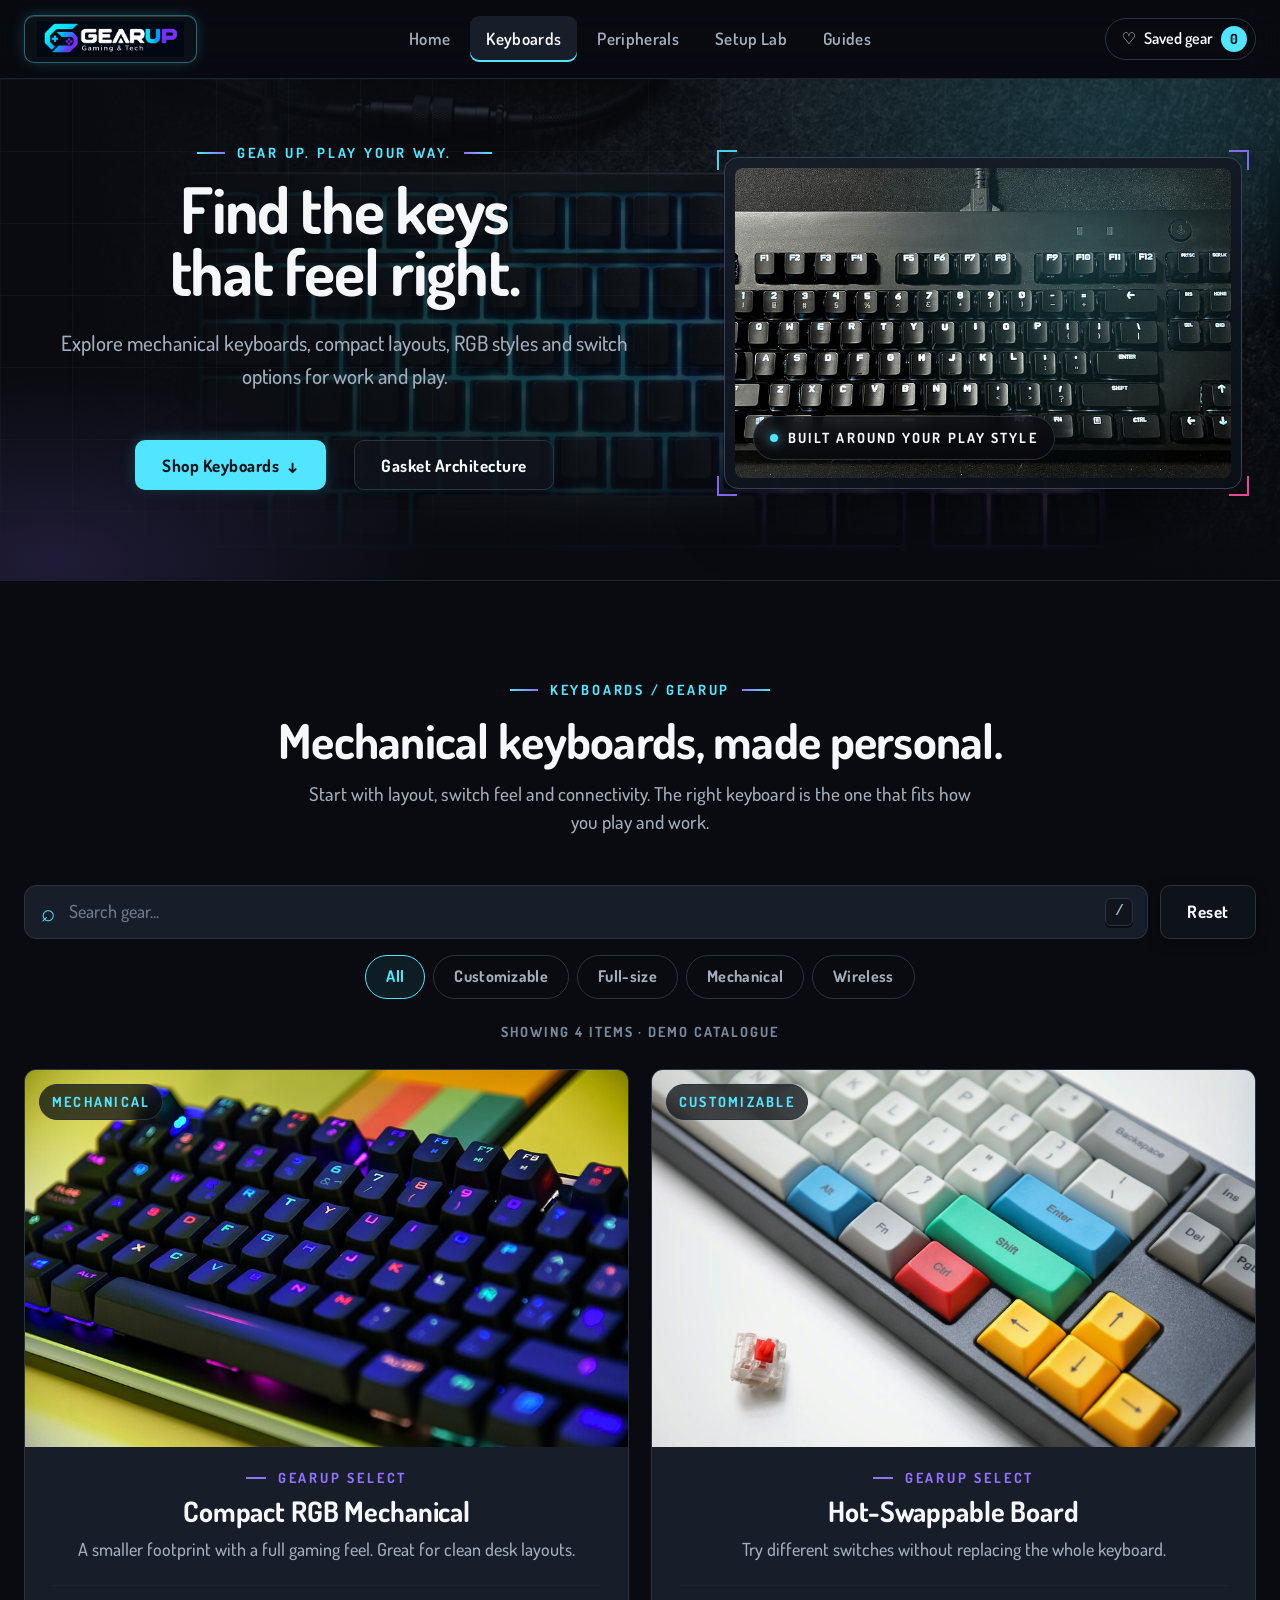
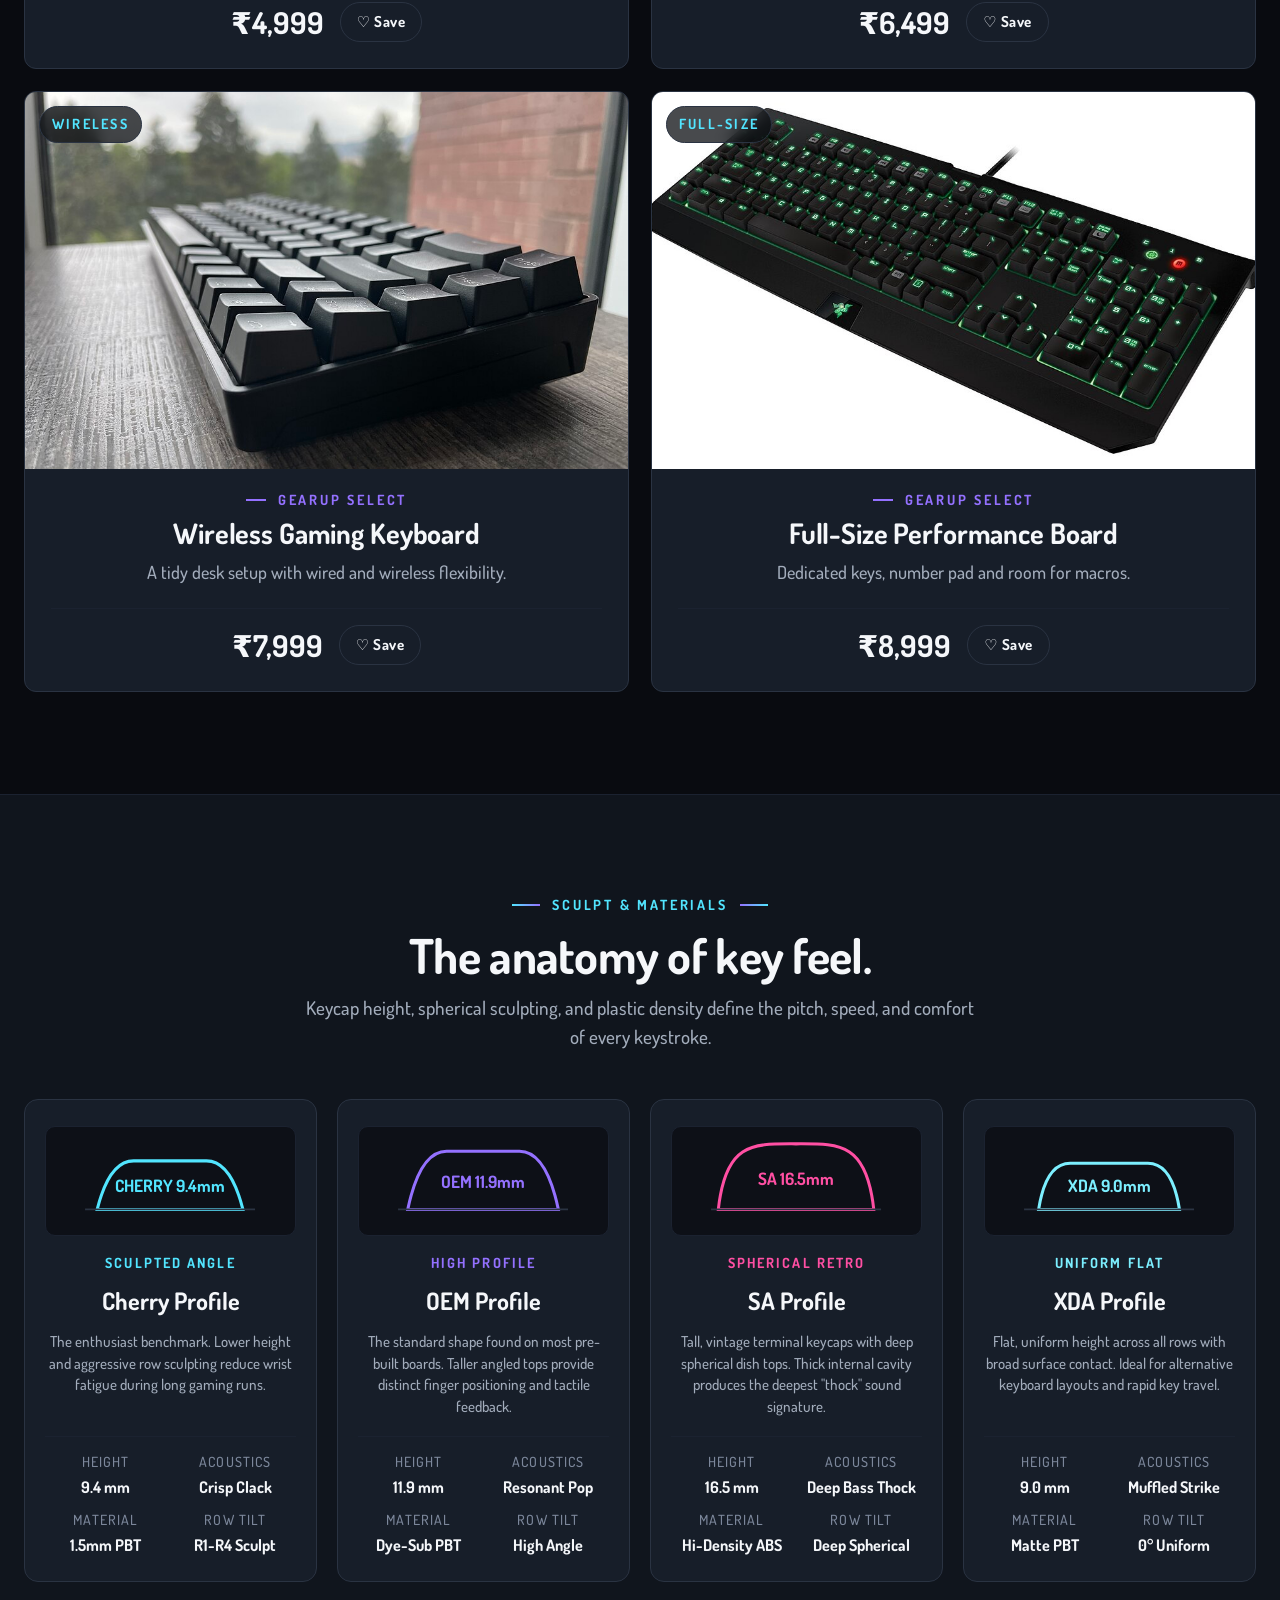
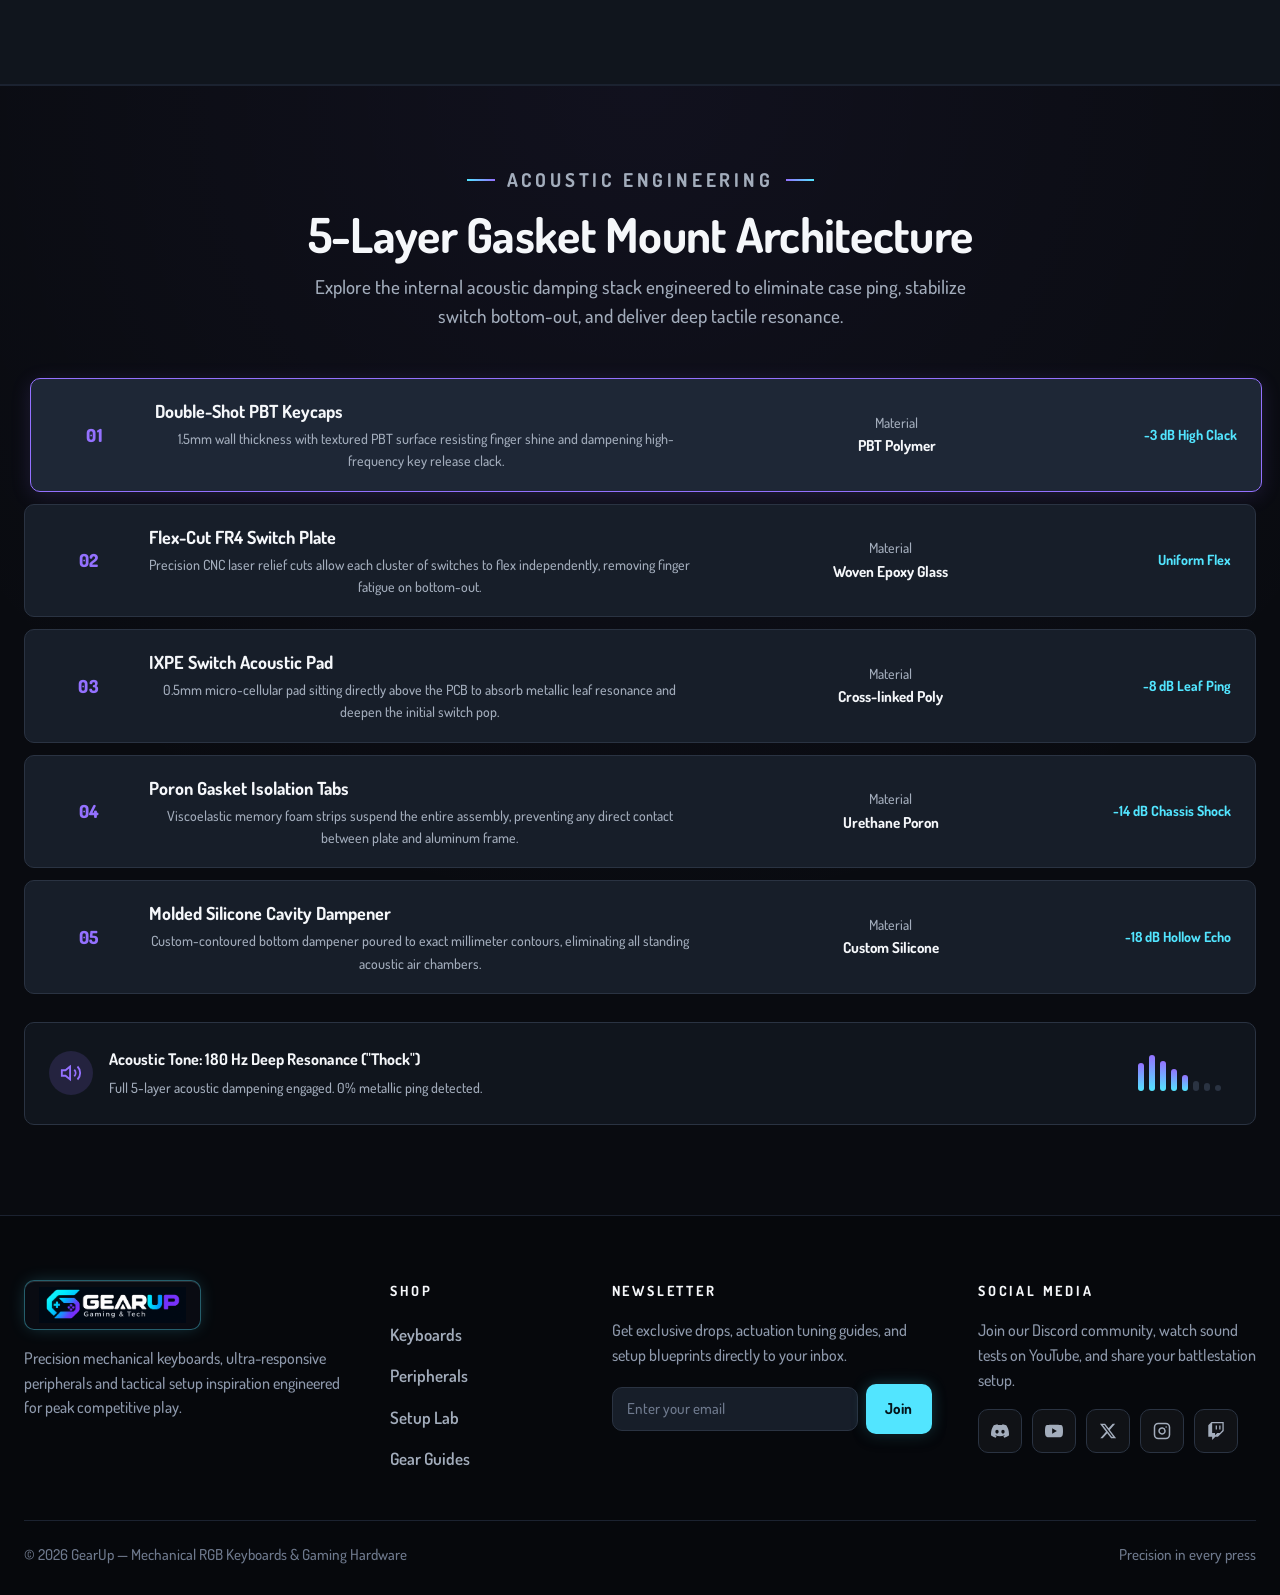
<file: keyboards.html>
<!doctype html>
<html lang="en">
<head>
<meta charset="utf-8">
<meta name="viewport" content="width=device-width, initial-scale=1">
<meta name="description" content="Explore mechanical keyboards, compact layouts, RGB styles and switch options for work and play.">
<meta name="theme-color" content="#090B10">
<meta property="og:title" content="Keyboards | GearUp">
<meta property="og:description" content="Explore mechanical keyboards, compact layouts, RGB styles and switch options for work and play.">
<meta property="og:type" content="website">
<title>Keyboards | GearUp</title>
<link rel="icon" type="image/png" href="assets/favicon.png">
<script>document.documentElement.classList.add('js')</script>
<link rel="preconnect" href="https://fonts.googleapis.com">
<link rel="preconnect" href="https://fonts.gstatic.com" crossorigin>
<link href="https://fonts.googleapis.com/css2?family=Dosis:wght@300;400;500;600;700;800&amp;display=swap" rel="stylesheet">
<link rel="stylesheet" href="assets/style.css">
</head>
<body>
<a class="skip-link" href="#main">Skip to content</a>
<header class="site-header">
  <div class="wrap header-inner">
    <a class="brand" href="index.html" aria-label="GearUp home"><img class="brand-logo" src="assets/logo.png" alt="GearUp Gaming & Tech" width="1614" height="396"></a>
    <button class="menu-toggle" type="button" aria-label="Toggle navigation" aria-expanded="false">☰</button>
    <nav class="main-nav" aria-label="Main navigation">
      <a href="index.html">Home</a>
      <a href="keyboards.html" aria-current="page">Keyboards</a>
      <a href="peripherals.html">Peripherals</a>
      <a href="setup-lab.html">Setup Lab</a>
      <a href="guides.html">Guides</a>
      <a class="nav-wishlist" href="keyboards.html" aria-label="Saved gear">♡ <span>Saved gear</span> <b class="saved-count">0</b></a>
    </nav>
    <a class="wishlist-link" href="keyboards.html" aria-label="Saved gear">♡ <span>Saved gear</span> <b id="saved-count">0</b></a>
  </div>
</header>

<main id="main">

  <section class="hero hero--keyboards" aria-labelledby="hero-title">
    <div class="wrap hero-inner">
      <div class="hero-copy">
        <p class="eyebrow rise" style="--d:.05s">Gear up. Play your way.</p>
        <h1 id="hero-title" class="rise" style="--d:.12s">Find the keys that feel right.</h1>
        <p class="lead rise" style="--d:.24s">Explore mechanical keyboards, compact layouts, RGB styles and switch options for work and play.</p>
        <div class="hero-actions hero-actions--solo rise" style="--d:.34s">
          <a class="btn btn-accent" href="#catalog">Shop Keyboards <span class="btn-arrow" aria-hidden="true">↓</span></a>
          <a class="btn btn-outline" href="#anatomy-title">Gasket Architecture</a>
        </div>
      </div>
      <div class="hero-art stage rise" style="--d:.25s" data-tilt>
        <div class="stage-frame">
          <img src="assets/real-keyboard-tkl.jpg" width="800" height="520" fetchpriority="high" alt="Tenkeyless TKL mechanical gaming keyboard with RGB illumination on black desk mat">
          <span class="mark tl"></span><span class="mark tr"></span><span class="mark bl"></span><span class="mark br"></span>
          <div class="art-label"><i></i> Built around your play style</div>
        </div>
      </div>
    </div>
  </section>

  <section class="section" id="catalog" aria-labelledby="catalog-title">
    <div class="wrap">
      <div class="section-heading reveal">
        <div><p class="eyebrow">Keyboards / GearUp</p><h2 id="catalog-title">Mechanical keyboards, made personal.</h2></div>
        <p>Start with layout, switch feel and connectivity. The right keyboard is the one that fits how you play and work.</p>
      </div>

      <div class="catalog-controls">
        <label class="search"><span aria-hidden="true">⌕</span><input id="catalog-search" type="search" placeholder="Search gear..." aria-label="Search gear"><kbd class="kbd-hint" aria-hidden="true" title="Press / to search">/</kbd></label>
        <select id="catalog-filter" aria-label="Filter products"><option value="all">All categories</option><option>Customizable</option><option>Full-size</option><option>Mechanical</option><option>Wireless</option></select>
        <button class="btn btn-outline" id="clear-search" type="button">Reset</button>
      </div>
      <div class="chips" id="filter-chips" role="group" aria-label="Filter by category"></div>
      <p class="catalog-count" id="catalog-count" role="status">Showing 4 items · Demo catalogue</p>

      <div class="catalog-grid catalog-grid--feature" id="catalog-grid">
        <article class="catalog-card reveal" data-title="compact rgb mechanical" data-category="Mechanical"><div class="catalog-image"><img src="assets/real-keyboard-rgb.jpg" alt="Compact RGB mechanical gaming keyboard with vibrant per-key lighting" width="800" height="520" loading="lazy"><span>Mechanical</span></div><div class="catalog-copy"><p class="eyebrow">GearUp Select</p><h3>Compact RGB Mechanical</h3><p>A smaller footprint with a full gaming feel. Great for clean desk layouts.</p><div class="catalog-bottom"><strong>₹4,999</strong><button class="save-btn" type="button" aria-pressed="false" data-save="Compact RGB Mechanical">♡ Save</button></div></div></article>
        <article class="catalog-card reveal" data-title="hot-swappable board" data-category="Customizable"><div class="catalog-image"><img src="assets/unsplash_1595225476474-87563907a212.jpg" alt="Custom hot-swappable mechanical keyboard with Cherry switch and modular keycaps" width="800" height="520" loading="lazy"><span>Customizable</span></div><div class="catalog-copy"><p class="eyebrow">GearUp Select</p><h3>Hot-Swappable Board</h3><p>Try different switches without replacing the whole keyboard.</p><div class="catalog-bottom"><strong>₹6,499</strong><button class="save-btn" type="button" aria-pressed="false" data-save="Hot-Swappable Board">♡ Save</button></div></div></article>
        <article class="catalog-card reveal" data-title="wireless gaming keyboard" data-category="Wireless"><div class="catalog-image"><img src="assets/real-keyboard-hotswap.jpg" alt="Wireless mechanical gaming keyboard on clean desk setup" width="800" height="520" loading="lazy"><span>Wireless</span></div><div class="catalog-copy"><p class="eyebrow">GearUp Select</p><h3>Wireless Gaming Keyboard</h3><p>A tidy desk setup with wired and wireless flexibility.</p><div class="catalog-bottom"><strong>₹7,999</strong><button class="save-btn" type="button" aria-pressed="false" data-save="Wireless Gaming Keyboard">♡ Save</button></div></div></article>
        <article class="catalog-card reveal" data-title="full-size performance board" data-category="Full-size"><div class="catalog-image"><img src="assets/real-keyboard-fullsize.jpg" alt="Full-size mechanical gaming keyboard with dedicated numeric keypad" width="900" height="520" loading="lazy"><span>Full-size</span></div><div class="catalog-copy"><p class="eyebrow">GearUp Select</p><h3>Full-Size Performance Board</h3><p>Dedicated keys, number pad and room for macros.</p><div class="catalog-bottom"><strong>₹8,999</strong><button class="save-btn" type="button" aria-pressed="false" data-save="Full-Size Performance Board">♡ Save</button></div></div></article>
      </div>
      <p class="empty-state" id="empty-state" hidden>No gear matches that search. Try another term or reset the filter.</p>
    </div>
  </section>

  <!-- KEYCAP PROFILE MATRIX: sculpt & materials (unique section) -->
  <section class="section keycap-matrix" aria-labelledby="matrix-title">
    <div class="wrap">
      <div class="section-heading reveal">
        <div><p class="eyebrow">Sculpt & Materials</p><h2 id="matrix-title">The anatomy of key feel.</h2></div>
        <p>Keycap height, spherical sculpting, and plastic density define the pitch, speed, and comfort of every keystroke.</p>
      </div>
      <div class="matrix-grid">
        <article class="matrix-card reveal">
          <div class="matrix-visual" aria-hidden="true">
            <svg viewBox="0 0 160 70">
              <path d="M 20 58 Q 30 18 50 18 L 110 18 Q 130 18 140 58 Z" fill="none" stroke="var(--cyan)" stroke-width="2.5" />
              <line x1="10" y1="58" x2="150" y2="58" stroke="var(--line)" stroke-width="1.5" />
              <text x="80" y="44" fill="var(--cyan)" font-size="14" font-weight="700" text-anchor="middle">CHERRY 9.4mm</text>
            </svg>
          </div>
          <span class="matrix-tag">Sculpted Angle</span>
          <h3>Cherry Profile</h3>
          <p>The enthusiast benchmark. Lower height and aggressive row sculpting reduce wrist fatigue during long gaming runs.</p>
          <div class="matrix-specs">
            <div><span>Height</span><b>9.4 mm</b></div>
            <div><span>Acoustics</span><b>Crisp Clack</b></div>
            <div><span>Material</span><b>1.5mm PBT</b></div>
            <div><span>Row Tilt</span><b>R1-R4 Sculpt</b></div>
          </div>
        </article>

        <article class="matrix-card reveal">
          <div class="matrix-visual" aria-hidden="true">
            <svg viewBox="0 0 160 70">
              <path d="M 18 58 Q 28 10 50 10 L 110 10 Q 132 10 142 58 Z" fill="none" stroke="var(--violet)" stroke-width="2.5" />
              <line x1="10" y1="58" x2="150" y2="58" stroke="var(--line)" stroke-width="1.5" />
              <text x="80" y="40" fill="var(--violet)" font-size="14" font-weight="700" text-anchor="middle">OEM 11.9mm</text>
            </svg>
          </div>
          <span class="matrix-tag">High Profile</span>
          <h3>OEM Profile</h3>
          <p>The standard shape found on most pre-built boards. Taller angled tops provide distinct finger positioning and tactile feedback.</p>
          <div class="matrix-specs">
            <div><span>Height</span><b>11.9 mm</b></div>
            <div><span>Acoustics</span><b>Resonant Pop</b></div>
            <div><span>Material</span><b>Dye-Sub PBT</b></div>
            <div><span>Row Tilt</span><b>High Angle</b></div>
          </div>
        </article>

        <article class="matrix-card reveal">
          <div class="matrix-visual" aria-hidden="true">
            <svg viewBox="0 0 160 70">
              <path d="M 16 58 C 22 2 45 4 80 4 C 115 4 138 2 144 58 Z" fill="none" stroke="var(--magenta)" stroke-width="2.5" />
              <line x1="10" y1="58" x2="150" y2="58" stroke="var(--line)" stroke-width="1.5" />
              <text x="80" y="38" fill="var(--magenta)" font-size="14" font-weight="700" text-anchor="middle">SA 16.5mm</text>
            </svg>
          </div>
          <span class="matrix-tag">Spherical Retro</span>
          <h3>SA Profile</h3>
          <p>Tall, vintage terminal keycaps with deep spherical dish tops. Thick internal cavity produces the deepest "thock" sound signature.</p>
          <div class="matrix-specs">
            <div><span>Height</span><b>16.5 mm</b></div>
            <div><span>Acoustics</span><b>Deep Bass Thock</b></div>
            <div><span>Material</span><b>Hi-Density ABS</b></div>
            <div><span>Row Tilt</span><b>Deep Spherical</b></div>
          </div>
        </article>

        <article class="matrix-card reveal">
          <div class="matrix-visual" aria-hidden="true">
            <svg viewBox="0 0 160 70">
              <path d="M 22 58 Q 28 20 48 20 L 112 20 Q 132 20 138 58 Z" fill="none" stroke="#7CEFFF" stroke-width="2.5" />
              <line x1="10" y1="58" x2="150" y2="58" stroke="var(--line)" stroke-width="1.5" />
              <text x="80" y="44" fill="#7CEFFF" font-size="14" font-weight="700" text-anchor="middle">XDA 9.0mm</text>
            </svg>
          </div>
          <span class="matrix-tag">Uniform Flat</span>
          <h3>XDA Profile</h3>
          <p>Flat, uniform height across all rows with broad surface contact. Ideal for alternative keyboard layouts and rapid key travel.</p>
          <div class="matrix-specs">
            <div><span>Height</span><b>9.0 mm</b></div>
            <div><span>Acoustics</span><b>Muffled Strike</b></div>
            <div><span>Material</span><b>Matte PBT</b></div>
            <div><span>Row Tilt</span><b>0° Uniform</b></div>
          </div>
        </article>
      </div>
    </div>
  </section>

  <!-- UNIQUE SECTION: ACOUSTIC GASKET ANATOMY -->
  <section class="gasket-anatomy" aria-labelledby="anatomy-title">
    <div class="wrap">
      <div class="section-heading reveal">
        <p class="eyebrow">Acoustic Engineering</p>
        <h2 id="anatomy-title">5-Layer Gasket Mount Architecture</h2>
        <p>Explore the internal acoustic damping stack engineered to eliminate case ping, stabilize switch bottom-out, and deliver deep tactile resonance.</p>
      </div>

      <div class="anatomy-stack reveal">
        <div class="anatomy-layer is-active" data-layer="pbt" tabindex="0" role="button" aria-pressed="true">
          <span class="anatomy-layer-num">01</span>
          <div class="anatomy-layer-info">
            <h4>Double-Shot PBT Keycaps</h4>
            <p>1.5mm wall thickness with textured PBT surface resisting finger shine and dampening high-frequency key release clack.</p>
          </div>
          <div class="anatomy-layer-mat">
            <span>Material</span>
            <strong>PBT Polymer</strong>
          </div>
          <div class="anatomy-layer-damp">-3 dB High Clack</div>
        </div>

        <div class="anatomy-layer" data-layer="fr4" tabindex="0" role="button" aria-pressed="false">
          <span class="anatomy-layer-num">02</span>
          <div class="anatomy-layer-info">
            <h4>Flex-Cut FR4 Switch Plate</h4>
            <p>Precision CNC laser relief cuts allow each cluster of switches to flex independently, removing finger fatigue on bottom-out.</p>
          </div>
          <div class="anatomy-layer-mat">
            <span>Material</span>
            <strong>Woven Epoxy Glass</strong>
          </div>
          <div class="anatomy-layer-damp">Uniform Flex</div>
        </div>

        <div class="anatomy-layer" data-layer="ixpe" tabindex="0" role="button" aria-pressed="false">
          <span class="anatomy-layer-num">03</span>
          <div class="anatomy-layer-info">
            <h4>IXPE Switch Acoustic Pad</h4>
            <p>0.5mm micro-cellular pad sitting directly above the PCB to absorb metallic leaf resonance and deepen the initial switch pop.</p>
          </div>
          <div class="anatomy-layer-mat">
            <span>Material</span>
            <strong>Cross-linked Poly</strong>
          </div>
          <div class="anatomy-layer-damp">-8 dB Leaf Ping</div>
        </div>

        <div class="anatomy-layer" data-layer="poron" tabindex="0" role="button" aria-pressed="false">
          <span class="anatomy-layer-num">04</span>
          <div class="anatomy-layer-info">
            <h4>Poron Gasket Isolation Tabs</h4>
            <p>Viscoelastic memory foam strips suspend the entire assembly, preventing any direct contact between plate and aluminum frame.</p>
          </div>
          <div class="anatomy-layer-mat">
            <span>Material</span>
            <strong>Urethane Poron</strong>
          </div>
          <div class="anatomy-layer-damp">-14 dB Chassis Shock</div>
        </div>

        <div class="anatomy-layer" data-layer="silicone" tabindex="0" role="button" aria-pressed="false">
          <span class="anatomy-layer-num">05</span>
          <div class="anatomy-layer-info">
            <h4>Molded Silicone Cavity Dampener</h4>
            <p>Custom-contoured bottom dampener poured to exact millimeter contours, eliminating all standing acoustic air chambers.</p>
          </div>
          <div class="anatomy-layer-mat">
            <span>Material</span>
            <strong>Custom Silicone</strong>
          </div>
          <div class="anatomy-layer-damp">-18 dB Hollow Echo</div>
        </div>
      </div>

      <div class="anatomy-console reveal">
        <div class="console-readout">
          <div class="console-icon">
            <svg width="22" height="22" viewBox="0 0 24 24" fill="none" stroke="currentColor" stroke-width="2"><path d="M11 5L6 9H2v6h4l5 4V5z"/><path d="M19.07 4.93a10 10 0 010 14.14M15.54 8.46a5 5 0 010 7.07"/></svg>
          </div>
          <div class="console-text">
            <strong id="anatomy-readout-title">Acoustic Tone: 180 Hz Deep Resonance ("Thock")</strong>
            <span id="anatomy-readout-sub">Full 5-layer acoustic dampening engaged. 0% metallic ping detected.</span>
          </div>
        </div>
        <div class="console-spectrum" aria-hidden="true">
          <div class="spectrum-bar active" style="height: 28px;"></div>
          <div class="spectrum-bar active" style="height: 36px;"></div>
          <div class="spectrum-bar active" style="height: 30px;"></div>
          <div class="spectrum-bar active" style="height: 22px;"></div>
          <div class="spectrum-bar active" style="height: 16px;"></div>
          <div class="spectrum-bar" style="height: 10px;"></div>
          <div class="spectrum-bar" style="height: 8px;"></div>
          <div class="spectrum-bar" style="height: 6px;"></div>
        </div>
      </div>
    </div>
  </section>


</main>

<footer class="footer">
  <div class="wrap footer-grid">
    <div class="footer-col footer-col--brand">
      <a class="brand footer-brand" href="index.html" aria-label="GearUp home">
        <img class="footer-logo" src="assets/logo.png" alt="GearUp Gaming & Tech" width="1614" height="396">
      </a>
      <p>Precision mechanical keyboards, ultra-responsive peripherals and tactical setup inspiration engineered for peak competitive play.</p>
    </div>
    <div class="footer-col">
      <h4>Shop</h4>
      <nav class="footer-nav" aria-label="Footer Shop Navigation">
        <a href="keyboards.html">Keyboards</a>
        <a href="peripherals.html">Peripherals</a>
        <a href="setup-lab.html">Setup Lab</a>
        <a href="guides.html">Gear Guides</a>
      </nav>
    </div>
    <div class="footer-col">
      <h4>Newsletter</h4>
      <p>Get exclusive drops, actuation tuning guides, and setup blueprints directly to your inbox.</p>
      <form class="footer-news-form" id="footer-newsletter-form">
        <label class="sr-only" for="footer-email">Email address</label>
        <div class="fn-input-wrap">
          <input id="footer-email" type="email" required placeholder="Enter your email" autocomplete="email">
          <button class="btn btn-accent btn-sm" type="submit">Join</button>
        </div>
        <p class="fn-note" id="footer-news-note" role="status" aria-live="polite"></p>
      </form>
    </div>
    <div class="footer-col">
      <h4>Social Media</h4>
      <p>Join our Discord community, watch sound tests on YouTube, and share your battlestation setup.</p>
      <div class="social-links" aria-label="Social media channels">
        <a class="social-btn social-btn--discord" href="https://discord.com" target="_blank" rel="noopener noreferrer" aria-label="Discord">
          <svg width="18" height="18" viewBox="0 0 24 24" fill="currentColor" aria-hidden="true"><path d="M20.317 4.37a19.791 19.791 0 0 0-4.885-1.515.074.074 0 0 0-.079.037c-.21.375-.444.864-.608 1.25a18.27 18.27 0 0 0-5.487 0 12.64 12.64 0 0 0-.617-1.25.077.077 0 0 0-.079-.037A19.736 19.736 0 0 0 3.677 4.37a.07.07 0 0 0-.032.027C.533 9.046-.32 13.58.099 18.057a.082.082 0 0 0 .031.057 19.9 19.9 0 0 0 5.993 3.03.078.078 0 0 0 .084-.028c.462-.63.874-1.295 1.226-1.994.021-.041.001-.09-.041-.106a13.107 13.107 0 0 1-1.872-.892.077.077 0 0 1-.008-.128 10.2 10.2 0 0 0 .372-.292.074.074 0 0 1 .077-.01c3.929 1.793 8.18 1.793 12.061 0a.074.074 0 0 1 .078.01c.12.098.246.198.373.292a.077.077 0 0 1-.006.127 12.299 12.299 0 0 1-1.873.893.077.077 0 0 0-.041.107c.36.698.772 1.362 1.225 1.993a.076.076 0 0 0 .084.028 19.839 19.839 0 0 0 6.002-3.03.077.077 0 0 0 .032-.054c.5-5.177-.838-9.674-3.549-13.66a.061.061 0 0 0-.031-.028zM8.02 15.33c-1.183 0-2.157-1.085-2.157-2.419 0-1.333.956-2.419 2.157-2.419 1.21 0 2.176 1.096 2.157 2.42 0 1.333-.956 2.418-2.157 2.418zm7.975 0c-1.183 0-2.157-1.085-2.157-2.419 0-1.333.955-2.419 2.157-2.419 1.21 0 2.176 1.096 2.157 2.42 0 1.333-.946 2.418-2.157 2.418z"/></svg>
        </a>
        <a class="social-btn social-btn--youtube" href="https://youtube.com" target="_blank" rel="noopener noreferrer" aria-label="YouTube">
          <svg width="18" height="18" viewBox="0 0 24 24" fill="currentColor" aria-hidden="true"><path d="M23.498 6.186a3.016 3.016 0 0 0-2.122-2.136C19.505 3.545 12 3.545 12 3.545s-7.505 0-9.377.505A3.017 3.017 0 0 0 .502 6.186C0 8.07 0 12 0 12s0 3.93.502 5.814a3.016 3.016 0 0 0 2.122 2.136c1.871.505 9.376.505 9.376.505s7.505 0 9.377-.505a3.015 3.015 0 0 0 2.122-2.136C24 15.93 24 12 24 12s0-3.93-.502-5.814zM9.545 15.568V8.432L15.818 12l-6.273 3.568z"/></svg>
        </a>
        <a class="social-btn social-btn--x" href="https://x.com" target="_blank" rel="noopener noreferrer" aria-label="X (Twitter)">
          <svg width="18" height="18" viewBox="0 0 24 24" fill="currentColor" aria-hidden="true"><path d="M18.244 2.25h3.308l-7.227 8.26 8.502 11.24H16.17l-5.214-6.817L4.99 21.75H1.68l7.73-8.835L1.254 2.25H8.08l4.713 6.231zm-1.161 17.52h1.833L7.084 4.126H5.117z"/></svg>
        </a>
        <a class="social-btn social-btn--instagram" href="https://instagram.com" target="_blank" rel="noopener noreferrer" aria-label="Instagram">
          <svg width="18" height="18" viewBox="0 0 24 24" fill="none" stroke="currentColor" stroke-width="2" stroke-linecap="round" stroke-linejoin="round" aria-hidden="true"><rect x="2" y="2" width="20" height="20" rx="5" ry="5"></rect><path d="M16 11.37A4 4 0 1 1 12.63 8 4 4 0 0 1 16 11.37z"></path><line x1="17.5" y1="6.5" x2="17.51" y2="6.5"></line></svg>
        </a>
        <a class="social-btn social-btn--twitch" href="https://twitch.tv" target="_blank" rel="noopener noreferrer" aria-label="Twitch">
          <svg width="18" height="18" viewBox="0 0 24 24" fill="currentColor" aria-hidden="true"><path d="M11.571 4.714h1.715v5.143H11.57zm4.715 0H18v5.143h-1.714zM6 0L1.714 4.286v15.428h5.143V24l4.286-4.286h3.428L22.286 12V0zm14.571 11.143l-3.428 3.428h-3.429l-3 3v-3H6.857V1.714h13.714Z"/></svg>
        </a>
      </div>
    </div>
  </div>
  <div class="wrap footer-bottom">
    <span>© 2026 GearUp — Mechanical RGB Keyboards & Gaming Hardware</span>
    <span>Precision in every press</span>
  </div>
</footer>
<button class="back-to-top" id="back-to-top" type="button" aria-label="Back to top">
  <svg width="20" height="20" viewBox="0 0 24 24" fill="none" stroke="currentColor" stroke-width="2.5" stroke-linecap="round" stroke-linejoin="round" aria-hidden="true"><polyline points="18 15 12 9 6 15"></polyline></svg>
</button>
<script src="assets/site.js"></script>
</body>
</html>
</file>
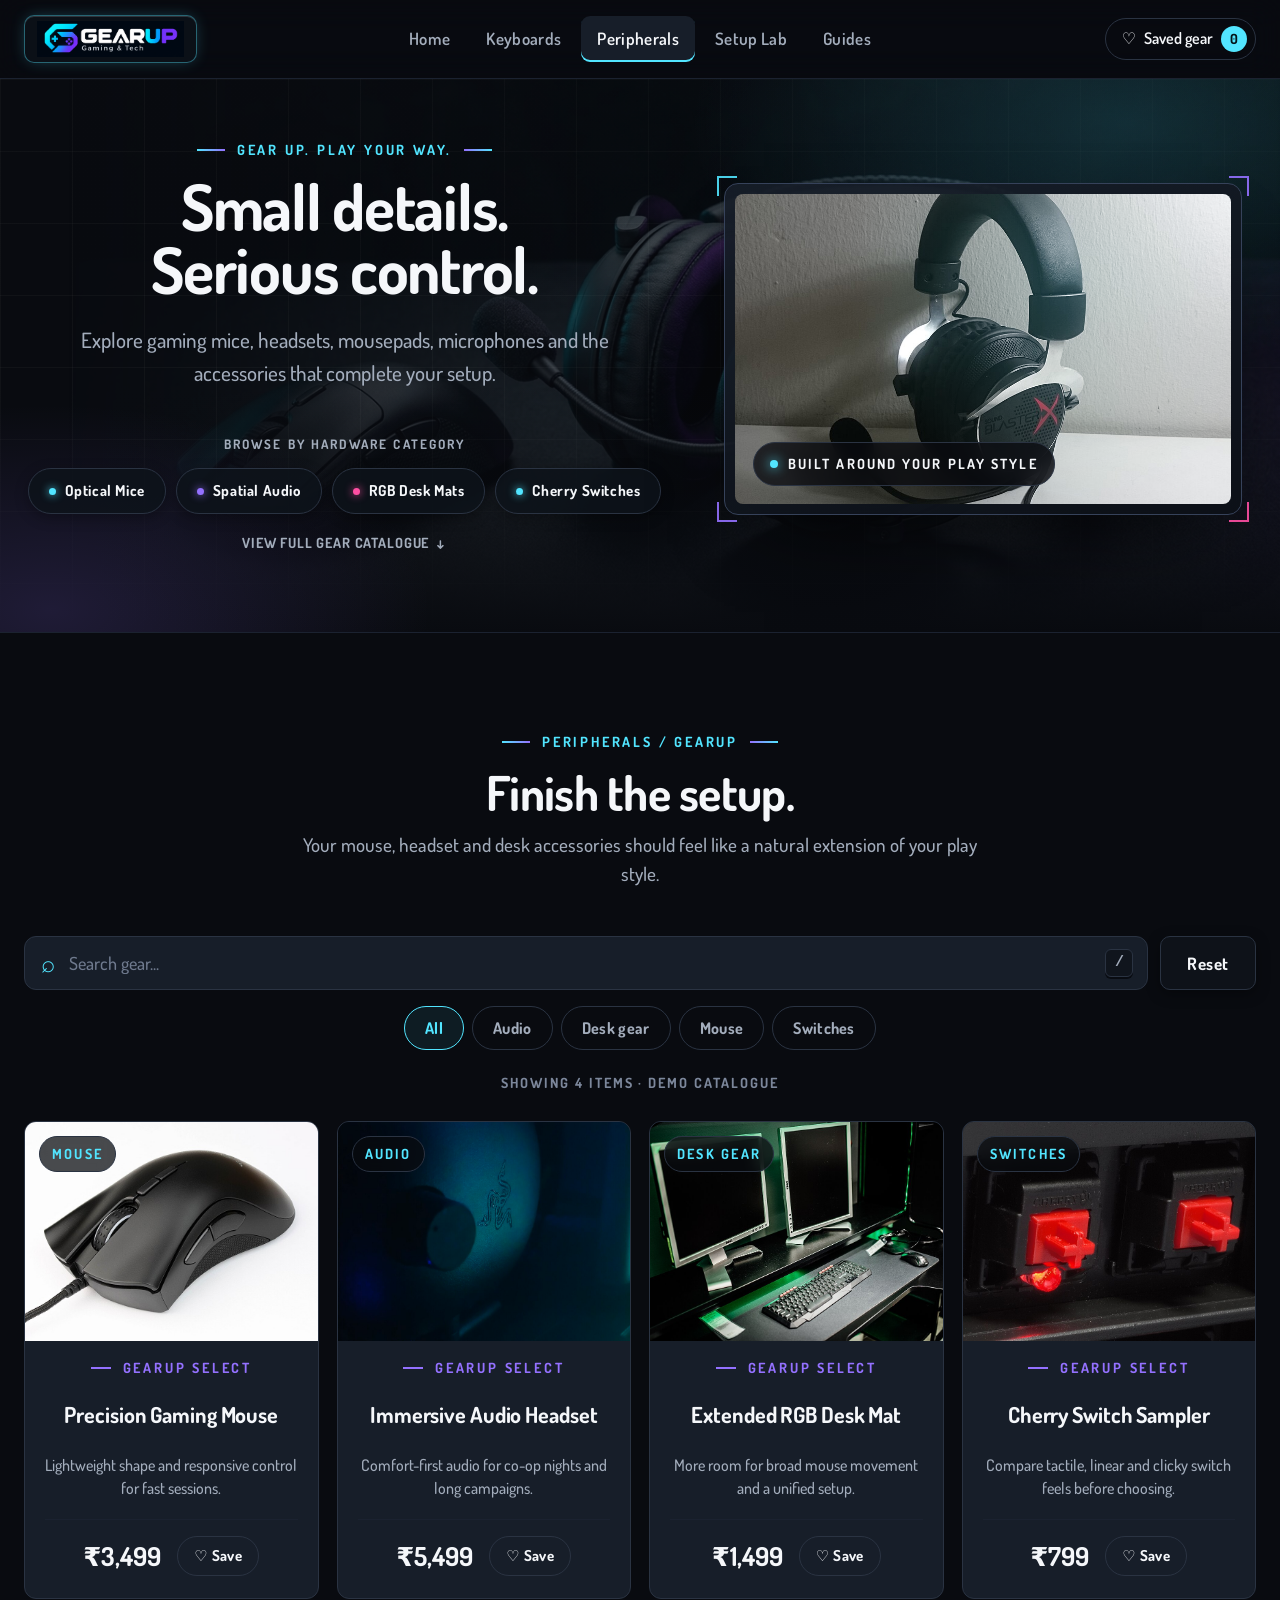
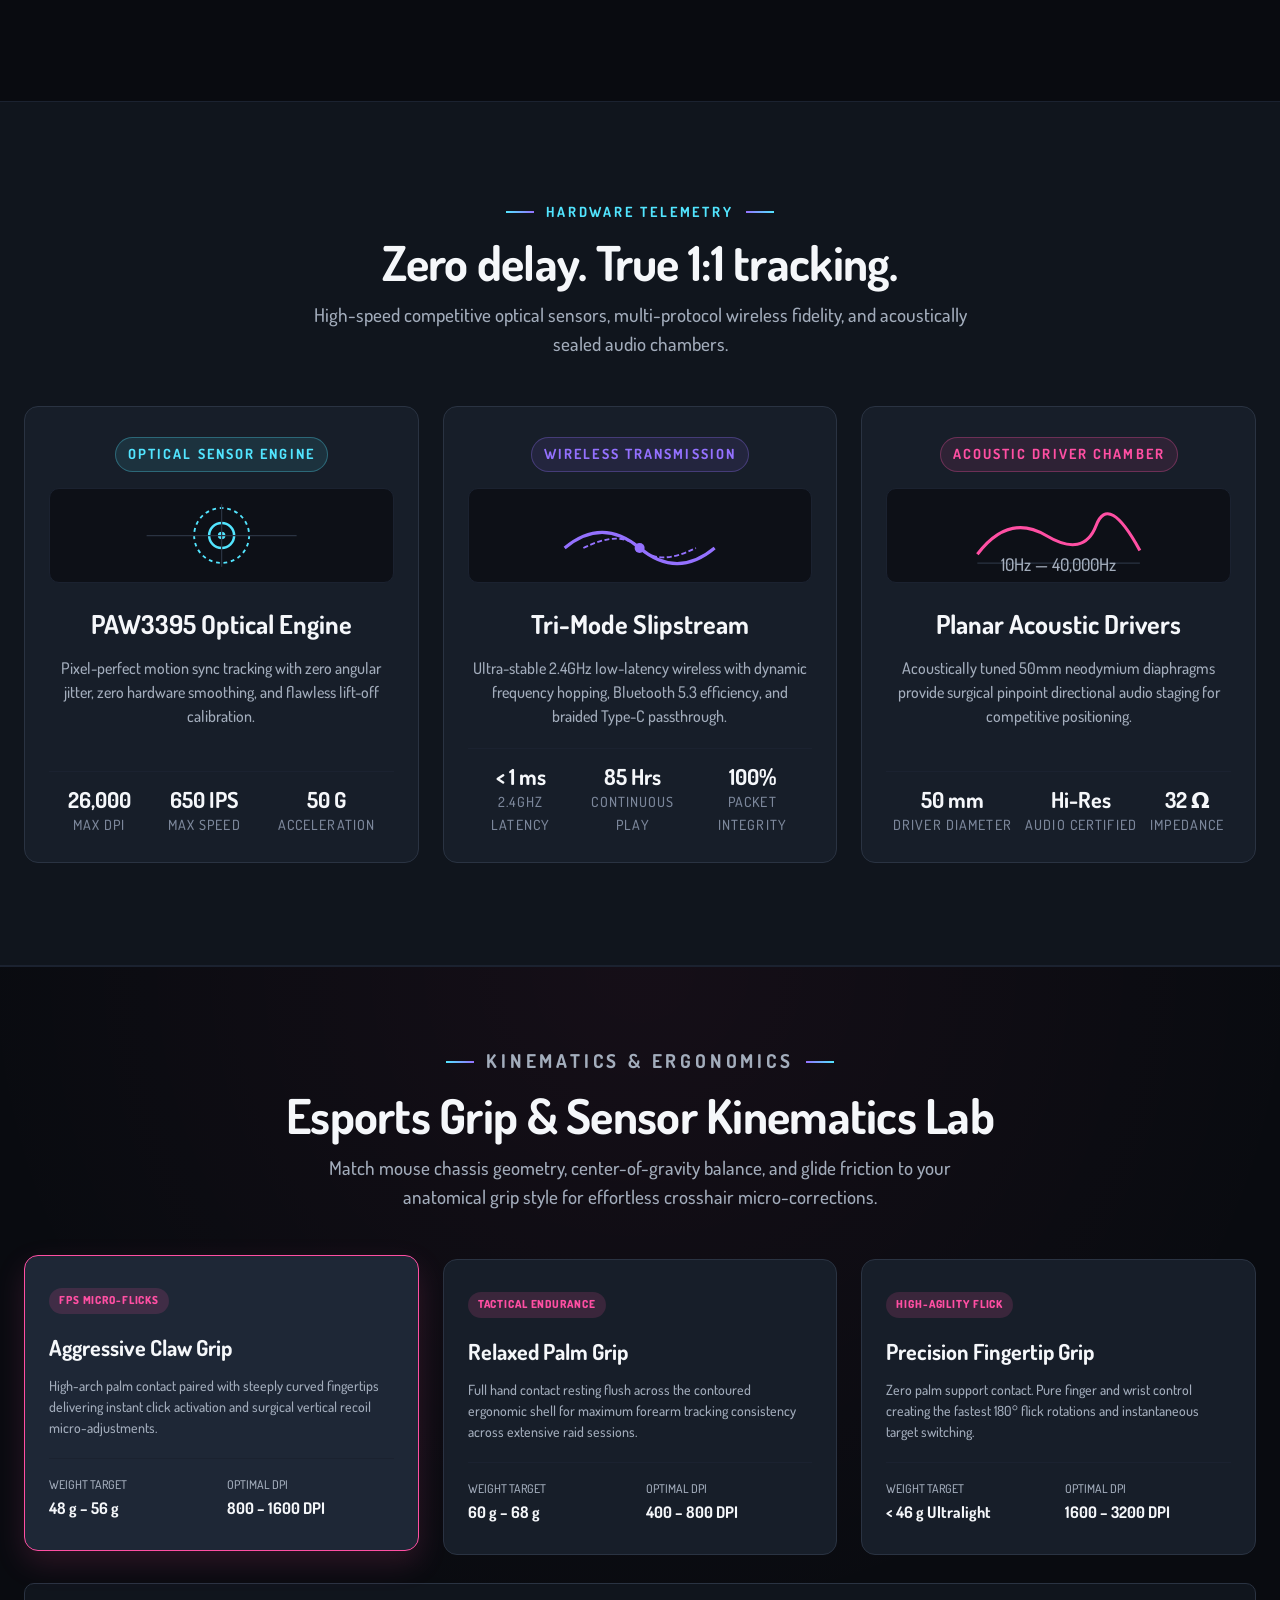
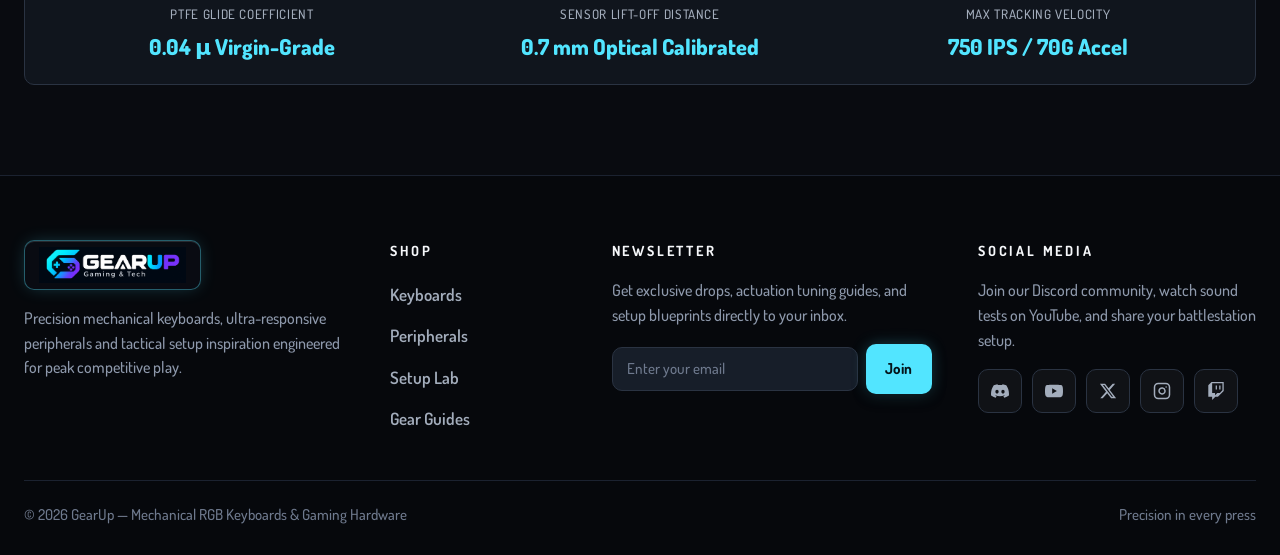
<file: peripherals.html>
<!doctype html>
<html lang="en">
<head>
<meta charset="utf-8">
<meta name="viewport" content="width=device-width, initial-scale=1">
<meta name="description" content="Explore gaming mice, headsets, mousepads, microphones and the accessories that complete your setup.">
<meta name="theme-color" content="#090B10">
<meta property="og:title" content="Peripherals | GearUp">
<meta property="og:description" content="Explore gaming mice, headsets, mousepads, microphones and the accessories that complete your setup.">
<meta property="og:type" content="website">
<title>Peripherals | GearUp</title>
<link rel="icon" type="image/png" href="assets/favicon.png">
<script>document.documentElement.classList.add('js')</script>
<link rel="preconnect" href="https://fonts.googleapis.com">
<link rel="preconnect" href="https://fonts.gstatic.com" crossorigin>
<link href="https://fonts.googleapis.com/css2?family=Dosis:wght@300;400;500;600;700;800&amp;display=swap" rel="stylesheet">
<link rel="stylesheet" href="assets/style.css">
</head>
<body>
<a class="skip-link" href="#main">Skip to content</a>
<header class="site-header">
  <div class="wrap header-inner">
    <a class="brand" href="index.html" aria-label="GearUp home"><img class="brand-logo" src="assets/logo.png" alt="GearUp Gaming & Tech" width="1614" height="396"></a>
    <button class="menu-toggle" type="button" aria-label="Toggle navigation" aria-expanded="false">☰</button>
    <nav class="main-nav" aria-label="Main navigation">
      <a href="index.html">Home</a>
      <a href="keyboards.html">Keyboards</a>
      <a href="peripherals.html" aria-current="page">Peripherals</a>
      <a href="setup-lab.html">Setup Lab</a>
      <a href="guides.html">Guides</a>
      <a class="nav-wishlist" href="keyboards.html" aria-label="Saved gear">♡ <span>Saved gear</span> <b class="saved-count">0</b></a>
    </nav>
    <a class="wishlist-link" href="keyboards.html" aria-label="Saved gear">♡ <span>Saved gear</span> <b id="saved-count">0</b></a>
  </div>
</header>

<main id="main">

  <section class="hero hero--peripherals" aria-labelledby="hero-title">
    <div class="wrap hero-inner">
      <div class="hero-copy">
        <p class="eyebrow rise" style="--d:.05s">Gear up. Play your way.</p>
        <h1 id="hero-title" class="rise" style="--d:.12s">Small details. Serious control.</h1>
        <p class="lead rise" style="--d:.24s">Explore gaming mice, headsets, mousepads, microphones and the accessories that complete your setup.</p>
        <div class="hero-pills-wrap rise" style="--d:.34s">
          <span class="pills-label">Browse By Hardware Category</span>
          <div class="hero-pills">
            <a class="hero-pill" href="#catalog-grid"><i class="dot dot-cyan" aria-hidden="true"></i> Optical Mice</a>
            <a class="hero-pill" href="#catalog-grid"><i class="dot dot-violet" aria-hidden="true"></i> Spatial Audio</a>
            <a class="hero-pill" href="#catalog-grid"><i class="dot dot-magenta" aria-hidden="true"></i> RGB Desk Mats</a>
            <a class="hero-pill" href="#catalog-grid"><i class="dot dot-cyan" aria-hidden="true"></i> Cherry Switches</a>
          </div>
          <a class="hero-browse-link" href="#catalog-grid">View full gear catalogue <span aria-hidden="true">↓</span></a>
        </div>
      </div>
      <div class="hero-art stage rise" style="--d:.25s" data-tilt>
        <div class="stage-frame">
          <img src="assets/real-headset-studio.jpg" width="800" height="520" fetchpriority="high" alt="Studio-grade pro gaming headset with padded earcups and flexible boom microphone">
          <span class="mark tl"></span><span class="mark tr"></span><span class="mark bl"></span><span class="mark br"></span>
          <div class="art-label"><i></i> Built around your play style</div>
        </div>
      </div>
    </div>
  </section>

  <section class="section" aria-labelledby="catalog-title">
    <div class="wrap">
      <div class="section-heading reveal">
        <div><p class="eyebrow">Peripherals / GearUp</p><h2 id="catalog-title">Finish the setup.</h2></div>
        <p>Your mouse, headset and desk accessories should feel like a natural extension of your play style.</p>
      </div>

      <div class="catalog-controls">
        <label class="search"><span aria-hidden="true">⌕</span><input id="catalog-search" type="search" placeholder="Search gear..." aria-label="Search gear"><kbd class="kbd-hint" aria-hidden="true" title="Press / to search">/</kbd></label>
        <select id="catalog-filter" aria-label="Filter products"><option value="all">All categories</option><option>Audio</option><option>Desk gear</option><option>Mouse</option><option>Switches</option></select>
        <button class="btn btn-outline" id="clear-search" type="button">Reset</button>
      </div>
      <div class="chips" id="filter-chips" role="group" aria-label="Filter by category"></div>
      <p class="catalog-count" id="catalog-count" role="status">Showing 4 items · Demo catalogue</p>

      <div class="catalog-grid catalog-grid--compact" id="catalog-grid">
        <article class="catalog-card reveal" data-title="precision gaming mouse" data-category="Mouse"><div class="catalog-image"><img src="assets/real-mouse-razer.jpg" alt="Ergonomic optical precision gaming mouse on dark surface" width="800" height="520" loading="lazy"><span>Mouse</span></div><div class="catalog-copy"><p class="eyebrow">GearUp Select</p><h3>Precision Gaming Mouse</h3><p>Lightweight shape and responsive control for fast sessions.</p><div class="catalog-bottom"><strong>₹3,499</strong><button class="save-btn" type="button" aria-pressed="false" data-save="Precision Gaming Mouse">♡ Save</button></div></div></article>
        <article class="catalog-card reveal" data-title="immersive gaming audio headset" data-category="Audio"><div class="catalog-image"><img src="assets/real-headset-rgb.jpg" alt="Pro gaming headset with cushioned headband and noise-isolating earcups" width="800" height="520" loading="lazy"><span>Audio</span></div><div class="catalog-copy"><p class="eyebrow">GearUp Select</p><h3>Immersive Audio Headset</h3><p>Comfort-first audio for co-op nights and long campaigns.</p><div class="catalog-bottom"><strong>₹5,499</strong><button class="save-btn" type="button" aria-pressed="false" data-save="Immersive Audio Headset">♡ Save</button></div></div></article>
        <article class="catalog-card reveal" data-title="extended rgb desk mat" data-category="Desk gear"><div class="catalog-image"><img src="assets/real-setup-battlestation.jpg" alt="Extended gaming desk mat setup under keyboard and mouse" width="900" height="520" loading="lazy"><span>Desk gear</span></div><div class="catalog-copy"><p class="eyebrow">GearUp Select</p><h3>Extended RGB Desk Mat</h3><p>More room for broad mouse movement and a unified setup.</p><div class="catalog-bottom"><strong>₹1,499</strong><button class="save-btn" type="button" aria-pressed="false" data-save="Extended RGB Desk Mat">♡ Save</button></div></div></article>
        <article class="catalog-card reveal" data-title="cherry mechanical switch sampler" data-category="Switches"><div class="catalog-image"><img src="assets/real-switches-cherry.jpg" alt="Mechanical keyboard switch sampler featuring authentic Cherry MX switches" width="800" height="520" loading="lazy"><span>Switches</span></div><div class="catalog-copy"><p class="eyebrow">GearUp Select</p><h3>Cherry Switch Sampler</h3><p>Compare tactile, linear and clicky switch feels before choosing.</p><div class="catalog-bottom"><strong>₹799</strong><button class="save-btn" type="button" aria-pressed="false" data-save="Cherry Switch Sampler">♡ Save</button></div></div></article>
      </div>
      <p class="empty-state" id="empty-state" hidden>No gear matches that search. Try another term or reset the filter.</p>
    </div>
  </section>

  <!-- SPEC TELEMETRY LAB: competitive optical & audio specs (unique section) -->
  <section class="section spec-telemetry" aria-labelledby="telemetry-title">
    <div class="wrap">
      <div class="section-heading reveal">
        <div><p class="eyebrow">Hardware Telemetry</p><h2 id="telemetry-title">Zero delay. True 1:1 tracking.</h2></div>
        <p>High-speed competitive optical sensors, multi-protocol wireless fidelity, and acoustically sealed audio chambers.</p>
      </div>
      <div class="telemetry-grid">
        <article class="telemetry-card reveal">
          <span class="telem-pill">Optical Sensor Engine</span>
          <div class="telem-graphic" aria-hidden="true">
            <svg viewBox="0 0 160 60">
              <circle cx="80" cy="30" r="22" fill="none" stroke="var(--cyan)" stroke-width="1.5" stroke-dasharray="3 3"/>
              <circle cx="80" cy="30" r="10" fill="none" stroke="var(--cyan)" stroke-width="2"/>
              <circle cx="80" cy="30" r="3" fill="var(--cyan)"/>
              <line x1="20" y1="30" x2="140" y2="30" stroke="var(--line)" stroke-width="1"/>
              <line x1="80" y1="5" x2="80" y2="55" stroke="var(--line)" stroke-width="1"/>
            </svg>
          </div>
          <h3>PAW3395 Optical Engine</h3>
          <p>Pixel-perfect motion sync tracking with zero angular jitter, zero hardware smoothing, and flawless lift-off calibration.</p>
          <div class="telem-stat-row">
            <div class="telem-stat"><strong>26,000</strong><span>Max DPI</span></div>
            <div class="telem-stat"><strong>650 IPS</strong><span>Max Speed</span></div>
            <div class="telem-stat"><strong>50 G</strong><span>Acceleration</span></div>
          </div>
        </article>

        <article class="telemetry-card reveal">
          <span class="telem-pill">Wireless Transmission</span>
          <div class="telem-graphic" aria-hidden="true">
            <svg viewBox="0 0 160 60">
              <path d="M 20 40 Q 50 15 80 40 T 140 40" fill="none" stroke="var(--violet)" stroke-width="2.5"/>
              <path d="M 35 40 Q 65 25 80 40 T 125 40" fill="none" stroke="var(--violet)" stroke-width="1.5" stroke-dasharray="4 2"/>
              <circle cx="80" cy="40" r="4" fill="var(--violet)"/>
            </svg>
          </div>
          <h3>Tri-Mode Slipstream</h3>
          <p>Ultra-stable 2.4GHz low-latency wireless with dynamic frequency hopping, Bluetooth 5.3 efficiency, and braided Type-C passthrough.</p>
          <div class="telem-stat-row">
            <div class="telem-stat"><strong>&lt; 1 ms</strong><span>2.4GHz Latency</span></div>
            <div class="telem-stat"><strong>85 Hrs</strong><span>Continuous Play</span></div>
            <div class="telem-stat"><strong>100%</strong><span>Packet Integrity</span></div>
          </div>
        </article>

        <article class="telemetry-card reveal">
          <span class="telem-pill">Acoustic Driver Chamber</span>
          <div class="telem-graphic" aria-hidden="true">
            <svg viewBox="0 0 160 60">
              <path d="M 15 45 Q 40 12 70 30 T 110 22 T 145 42" fill="none" stroke="var(--magenta)" stroke-width="2.5"/>
              <line x1="15" y1="52" x2="145" y2="52" stroke="var(--line)" stroke-width="1"/>
              <text x="80" y="58" fill="var(--muted)" font-size="14" text-anchor="middle">10Hz — 40,000Hz</text>
            </svg>
          </div>
          <h3>Planar Acoustic Drivers</h3>
          <p>Acoustically tuned 50mm neodymium diaphragms provide surgical pinpoint directional audio staging for competitive positioning.</p>
          <div class="telem-stat-row">
            <div class="telem-stat"><strong>50 mm</strong><span>Driver Diameter</span></div>
            <div class="telem-stat"><strong>Hi-Res</strong><span>Audio Certified</span></div>
            <div class="telem-stat"><strong>32 Ω</strong><span>Impedance</span></div>
          </div>
        </article>
      </div>
    </div>
  </section>

  <!-- UNIQUE SECTION: ESPORTS GRIP & KINEMATICS LAB -->
  <section class="sensor-lab" aria-labelledby="sensor-title">
    <div class="wrap">
      <div class="section-heading reveal">
        <p class="eyebrow">Kinematics & Ergonomics</p>
        <h2 id="sensor-title">Esports Grip & Sensor Kinematics Lab</h2>
        <p>Match mouse chassis geometry, center-of-gravity balance, and glide friction to your anatomical grip style for effortless crosshair micro-corrections.</p>
      </div>

      <div class="sensor-grid reveal">
        <div class="grip-card is-active" data-grip="claw" tabindex="0" role="button">
          <div>
            <span class="grip-badge">FPS Micro-Flicks</span>
            <h3>Aggressive Claw Grip</h3>
            <p>High-arch palm contact paired with steeply curved fingertips delivering instant click activation and surgical vertical recoil micro-adjustments.</p>
          </div>
          <div class="grip-specs">
            <div><span>Weight Target</span><strong>48 g – 56 g</strong></div>
            <div><span>Optimal DPI</span><strong>800 – 1600 DPI</strong></div>
          </div>
        </div>

        <div class="grip-card" data-grip="palm" tabindex="0" role="button">
          <div>
            <span class="grip-badge">Tactical Endurance</span>
            <h3>Relaxed Palm Grip</h3>
            <p>Full hand contact resting flush across the contoured ergonomic shell for maximum forearm tracking consistency across extensive raid sessions.</p>
          </div>
          <div class="grip-specs">
            <div><span>Weight Target</span><strong>60 g – 68 g</strong></div>
            <div><span>Optimal DPI</span><strong>400 – 800 DPI</strong></div>
          </div>
        </div>

        <div class="grip-card" data-grip="fingertip" tabindex="0" role="button">
          <div>
            <span class="grip-badge">High-Agility Flick</span>
            <h3>Precision Fingertip Grip</h3>
            <p>Zero palm support contact. Pure finger and wrist control creating the fastest 180° flick rotations and instantaneous target switching.</p>
          </div>
          <div class="grip-specs">
            <div><span>Weight Target</span><strong>&lt; 46 g Ultralight</strong></div>
            <div><span>Optimal DPI</span><strong>1600 – 3200 DPI</strong></div>
          </div>
        </div>
      </div>

      <div class="sensor-telemetry-strip reveal">
        <div class="strip-item">
          <span>PTFE Glide Coefficient</span>
          <strong id="strip-glide">0.04 μ Virgin-Grade</strong>
        </div>
        <div class="strip-item">
          <span>Sensor Lift-Off Distance</span>
          <strong id="strip-lod">0.7 mm Optical Calibrated</strong>
        </div>
        <div class="strip-item">
          <span>Max Tracking Velocity</span>
          <strong id="strip-ips">750 IPS / 70G Accel</strong>
        </div>
      </div>
    </div>
  </section>


</main>

<footer class="footer">
  <div class="wrap footer-grid">
    <div class="footer-col footer-col--brand">
      <a class="brand footer-brand" href="index.html" aria-label="GearUp home">
        <img class="footer-logo" src="assets/logo.png" alt="GearUp Gaming & Tech" width="1614" height="396">
      </a>
      <p>Precision mechanical keyboards, ultra-responsive peripherals and tactical setup inspiration engineered for peak competitive play.</p>
    </div>
    <div class="footer-col">
      <h4>Shop</h4>
      <nav class="footer-nav" aria-label="Footer Shop Navigation">
        <a href="keyboards.html">Keyboards</a>
        <a href="peripherals.html">Peripherals</a>
        <a href="setup-lab.html">Setup Lab</a>
        <a href="guides.html">Gear Guides</a>
      </nav>
    </div>
    <div class="footer-col">
      <h4>Newsletter</h4>
      <p>Get exclusive drops, actuation tuning guides, and setup blueprints directly to your inbox.</p>
      <form class="footer-news-form" id="footer-newsletter-form">
        <label class="sr-only" for="footer-email">Email address</label>
        <div class="fn-input-wrap">
          <input id="footer-email" type="email" required placeholder="Enter your email" autocomplete="email">
          <button class="btn btn-accent btn-sm" type="submit">Join</button>
        </div>
        <p class="fn-note" id="footer-news-note" role="status" aria-live="polite"></p>
      </form>
    </div>
    <div class="footer-col">
      <h4>Social Media</h4>
      <p>Join our Discord community, watch sound tests on YouTube, and share your battlestation setup.</p>
      <div class="social-links" aria-label="Social media channels">
        <a class="social-btn social-btn--discord" href="https://discord.com" target="_blank" rel="noopener noreferrer" aria-label="Discord">
          <svg width="18" height="18" viewBox="0 0 24 24" fill="currentColor" aria-hidden="true"><path d="M20.317 4.37a19.791 19.791 0 0 0-4.885-1.515.074.074 0 0 0-.079.037c-.21.375-.444.864-.608 1.25a18.27 18.27 0 0 0-5.487 0 12.64 12.64 0 0 0-.617-1.25.077.077 0 0 0-.079-.037A19.736 19.736 0 0 0 3.677 4.37a.07.07 0 0 0-.032.027C.533 9.046-.32 13.58.099 18.057a.082.082 0 0 0 .031.057 19.9 19.9 0 0 0 5.993 3.03.078.078 0 0 0 .084-.028c.462-.63.874-1.295 1.226-1.994.021-.041.001-.09-.041-.106a13.107 13.107 0 0 1-1.872-.892.077.077 0 0 1-.008-.128 10.2 10.2 0 0 0 .372-.292.074.074 0 0 1 .077-.01c3.929 1.793 8.18 1.793 12.061 0a.074.074 0 0 1 .078.01c.12.098.246.198.373.292a.077.077 0 0 1-.006.127 12.299 12.299 0 0 1-1.873.893.077.077 0 0 0-.041.107c.36.698.772 1.362 1.225 1.993a.076.076 0 0 0 .084.028 19.839 19.839 0 0 0 6.002-3.03.077.077 0 0 0 .032-.054c.5-5.177-.838-9.674-3.549-13.66a.061.061 0 0 0-.031-.028zM8.02 15.33c-1.183 0-2.157-1.085-2.157-2.419 0-1.333.956-2.419 2.157-2.419 1.21 0 2.176 1.096 2.157 2.42 0 1.333-.956 2.418-2.157 2.418zm7.975 0c-1.183 0-2.157-1.085-2.157-2.419 0-1.333.955-2.419 2.157-2.419 1.21 0 2.176 1.096 2.157 2.42 0 1.333-.946 2.418-2.157 2.418z"/></svg>
        </a>
        <a class="social-btn social-btn--youtube" href="https://youtube.com" target="_blank" rel="noopener noreferrer" aria-label="YouTube">
          <svg width="18" height="18" viewBox="0 0 24 24" fill="currentColor" aria-hidden="true"><path d="M23.498 6.186a3.016 3.016 0 0 0-2.122-2.136C19.505 3.545 12 3.545 12 3.545s-7.505 0-9.377.505A3.017 3.017 0 0 0 .502 6.186C0 8.07 0 12 0 12s0 3.93.502 5.814a3.016 3.016 0 0 0 2.122 2.136c1.871.505 9.376.505 9.376.505s7.505 0 9.377-.505a3.015 3.015 0 0 0 2.122-2.136C24 15.93 24 12 24 12s0-3.93-.502-5.814zM9.545 15.568V8.432L15.818 12l-6.273 3.568z"/></svg>
        </a>
        <a class="social-btn social-btn--x" href="https://x.com" target="_blank" rel="noopener noreferrer" aria-label="X (Twitter)">
          <svg width="18" height="18" viewBox="0 0 24 24" fill="currentColor" aria-hidden="true"><path d="M18.244 2.25h3.308l-7.227 8.26 8.502 11.24H16.17l-5.214-6.817L4.99 21.75H1.68l7.73-8.835L1.254 2.25H8.08l4.713 6.231zm-1.161 17.52h1.833L7.084 4.126H5.117z"/></svg>
        </a>
        <a class="social-btn social-btn--instagram" href="https://instagram.com" target="_blank" rel="noopener noreferrer" aria-label="Instagram">
          <svg width="18" height="18" viewBox="0 0 24 24" fill="none" stroke="currentColor" stroke-width="2" stroke-linecap="round" stroke-linejoin="round" aria-hidden="true"><rect x="2" y="2" width="20" height="20" rx="5" ry="5"></rect><path d="M16 11.37A4 4 0 1 1 12.63 8 4 4 0 0 1 16 11.37z"></path><line x1="17.5" y1="6.5" x2="17.51" y2="6.5"></line></svg>
        </a>
        <a class="social-btn social-btn--twitch" href="https://twitch.tv" target="_blank" rel="noopener noreferrer" aria-label="Twitch">
          <svg width="18" height="18" viewBox="0 0 24 24" fill="currentColor" aria-hidden="true"><path d="M11.571 4.714h1.715v5.143H11.57zm4.715 0H18v5.143h-1.714zM6 0L1.714 4.286v15.428h5.143V24l4.286-4.286h3.428L22.286 12V0zm14.571 11.143l-3.428 3.428h-3.429l-3 3v-3H6.857V1.714h13.714Z"/></svg>
        </a>
      </div>
    </div>
  </div>
  <div class="wrap footer-bottom">
    <span>© 2026 GearUp — Mechanical RGB Keyboards & Gaming Hardware</span>
    <span>Precision in every press</span>
  </div>
</footer>
<button class="back-to-top" id="back-to-top" type="button" aria-label="Back to top">
  <svg width="20" height="20" viewBox="0 0 24 24" fill="none" stroke="currentColor" stroke-width="2.5" stroke-linecap="round" stroke-linejoin="round" aria-hidden="true"><polyline points="18 15 12 9 6 15"></polyline></svg>
</button>
<script src="assets/site.js"></script>
</body>
</html>
</file>
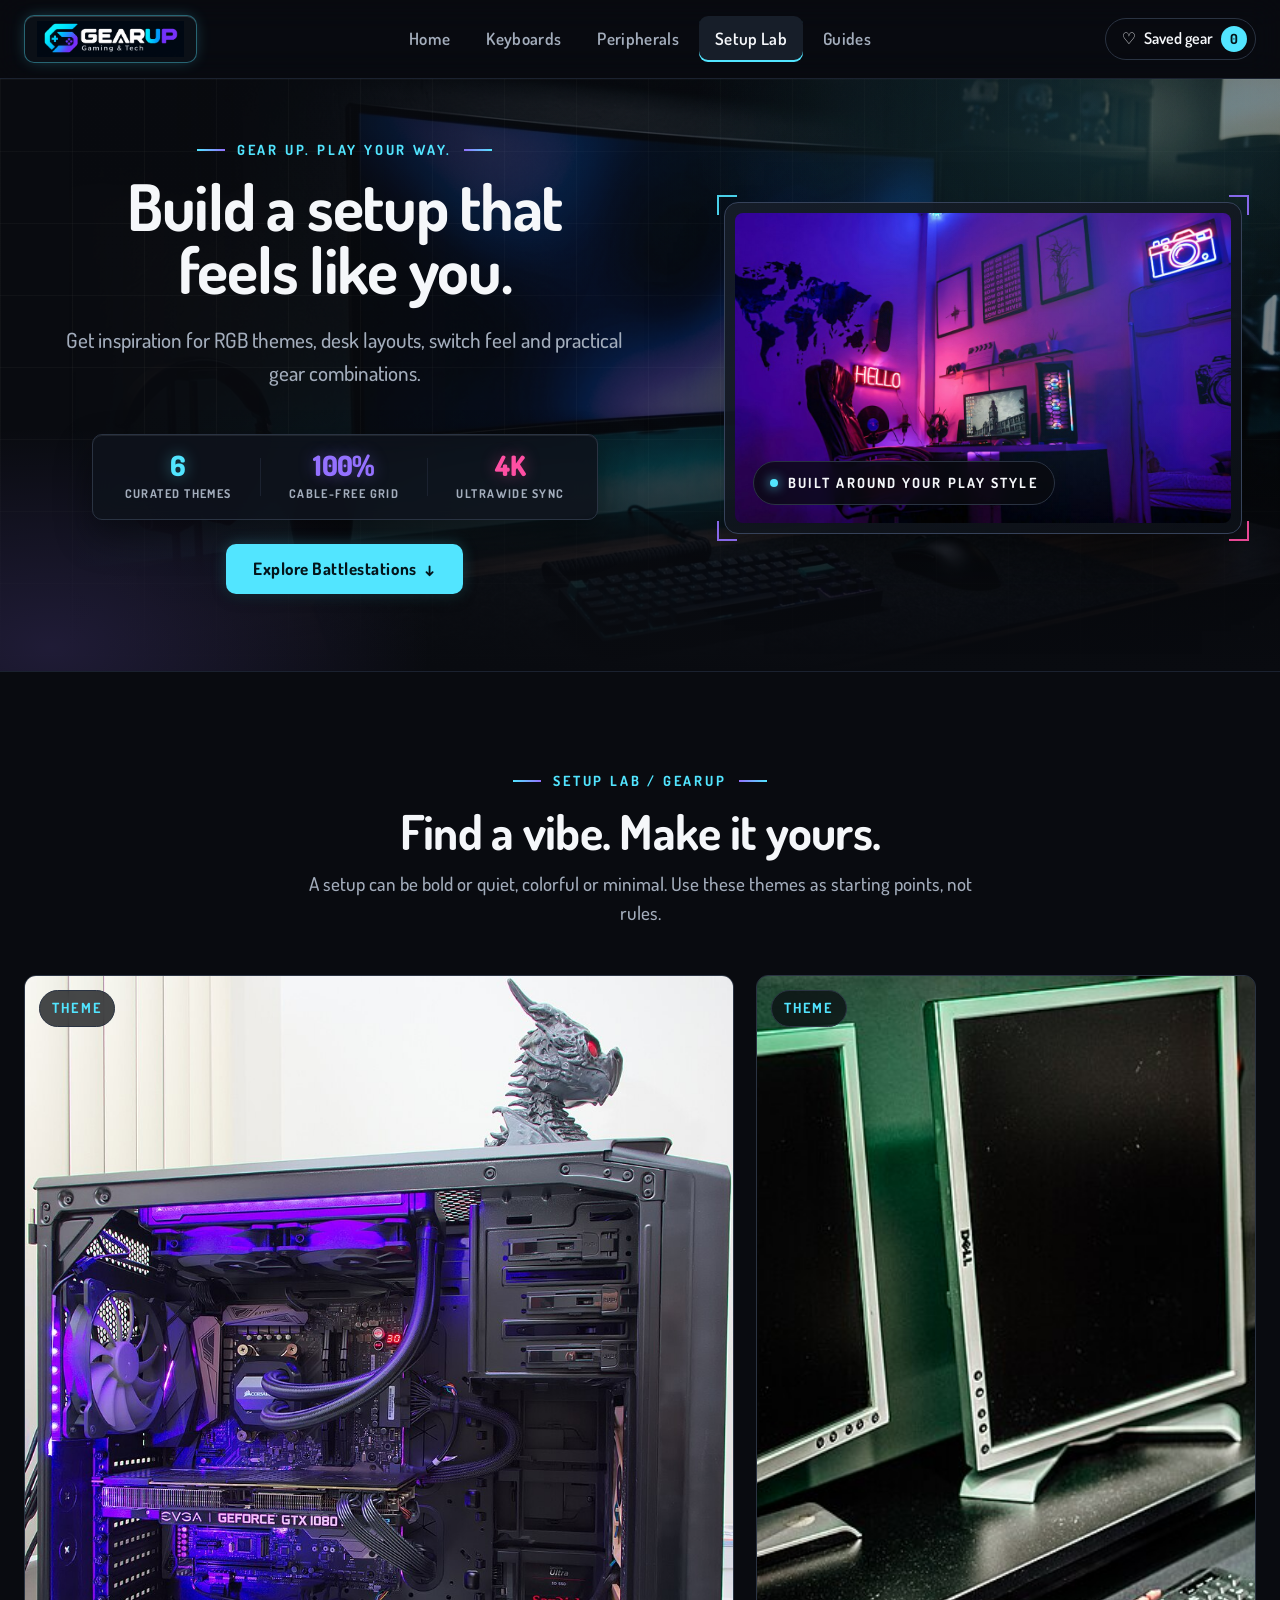
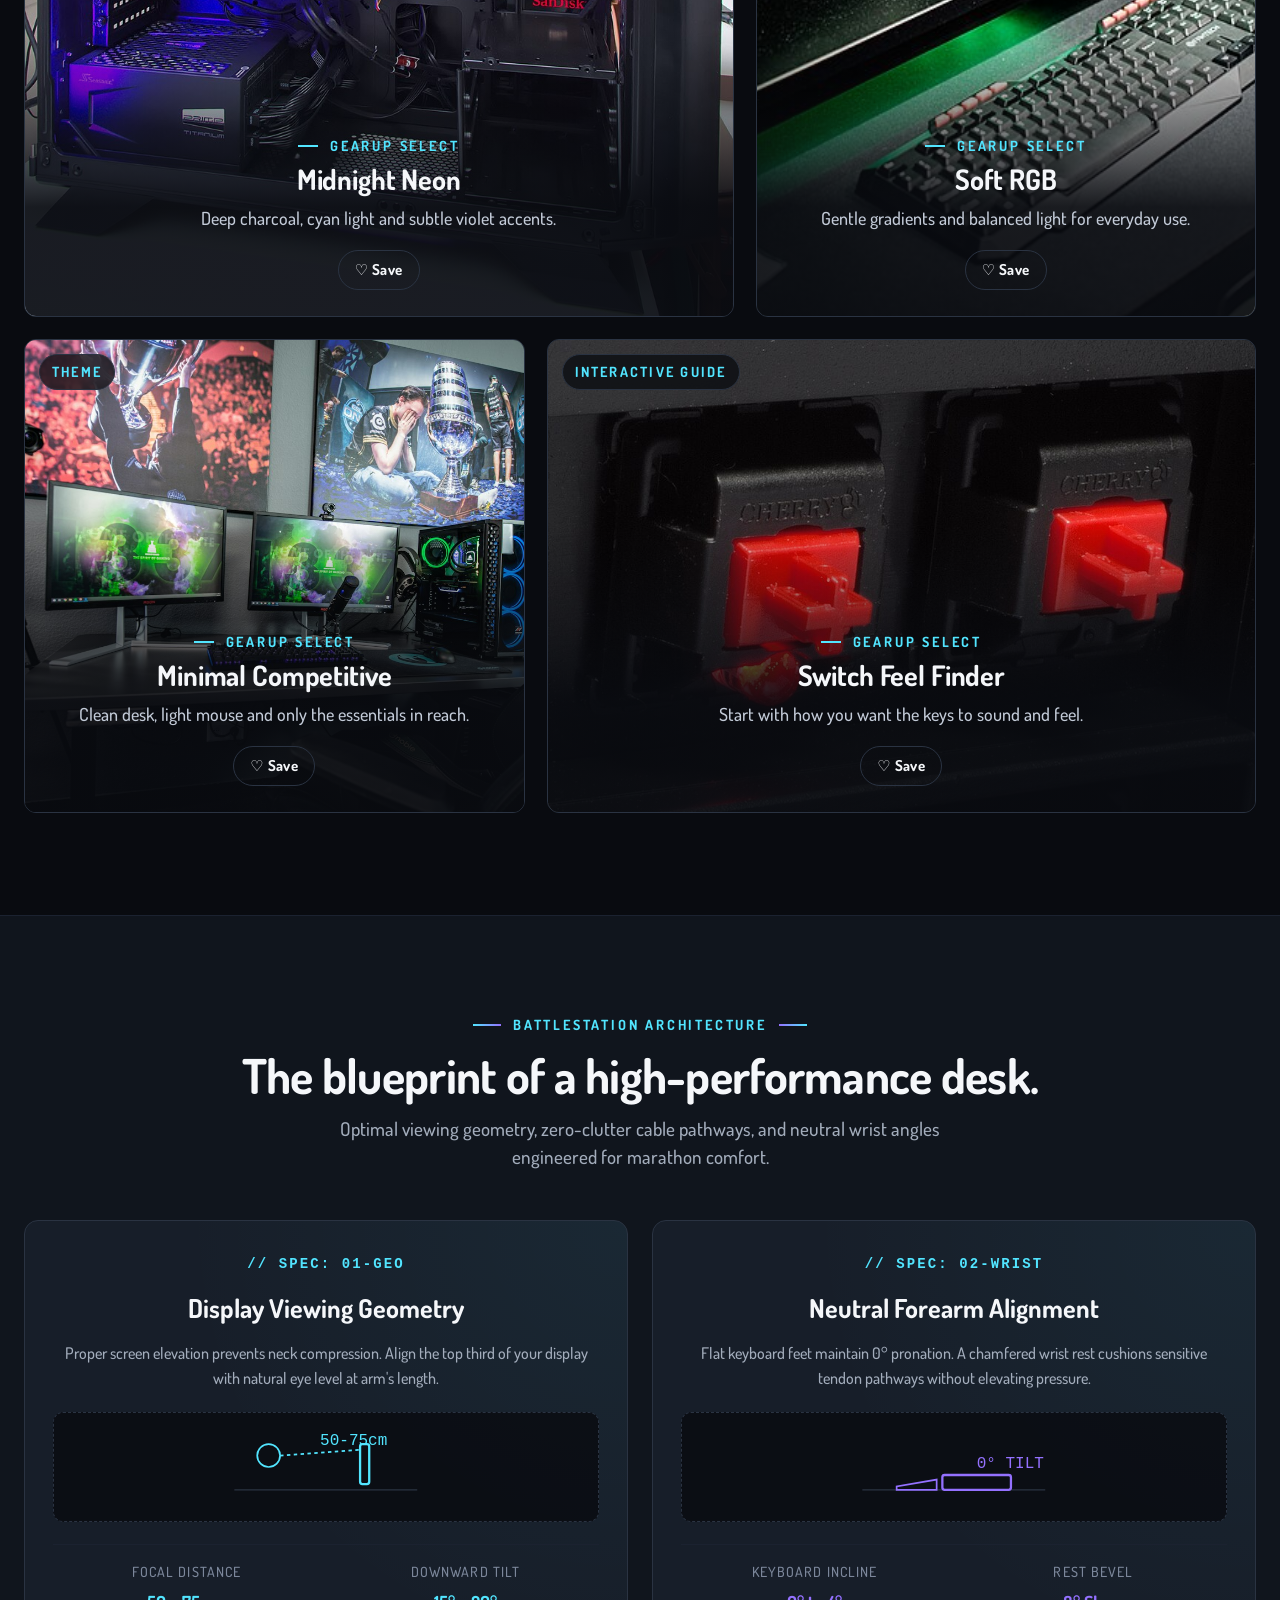
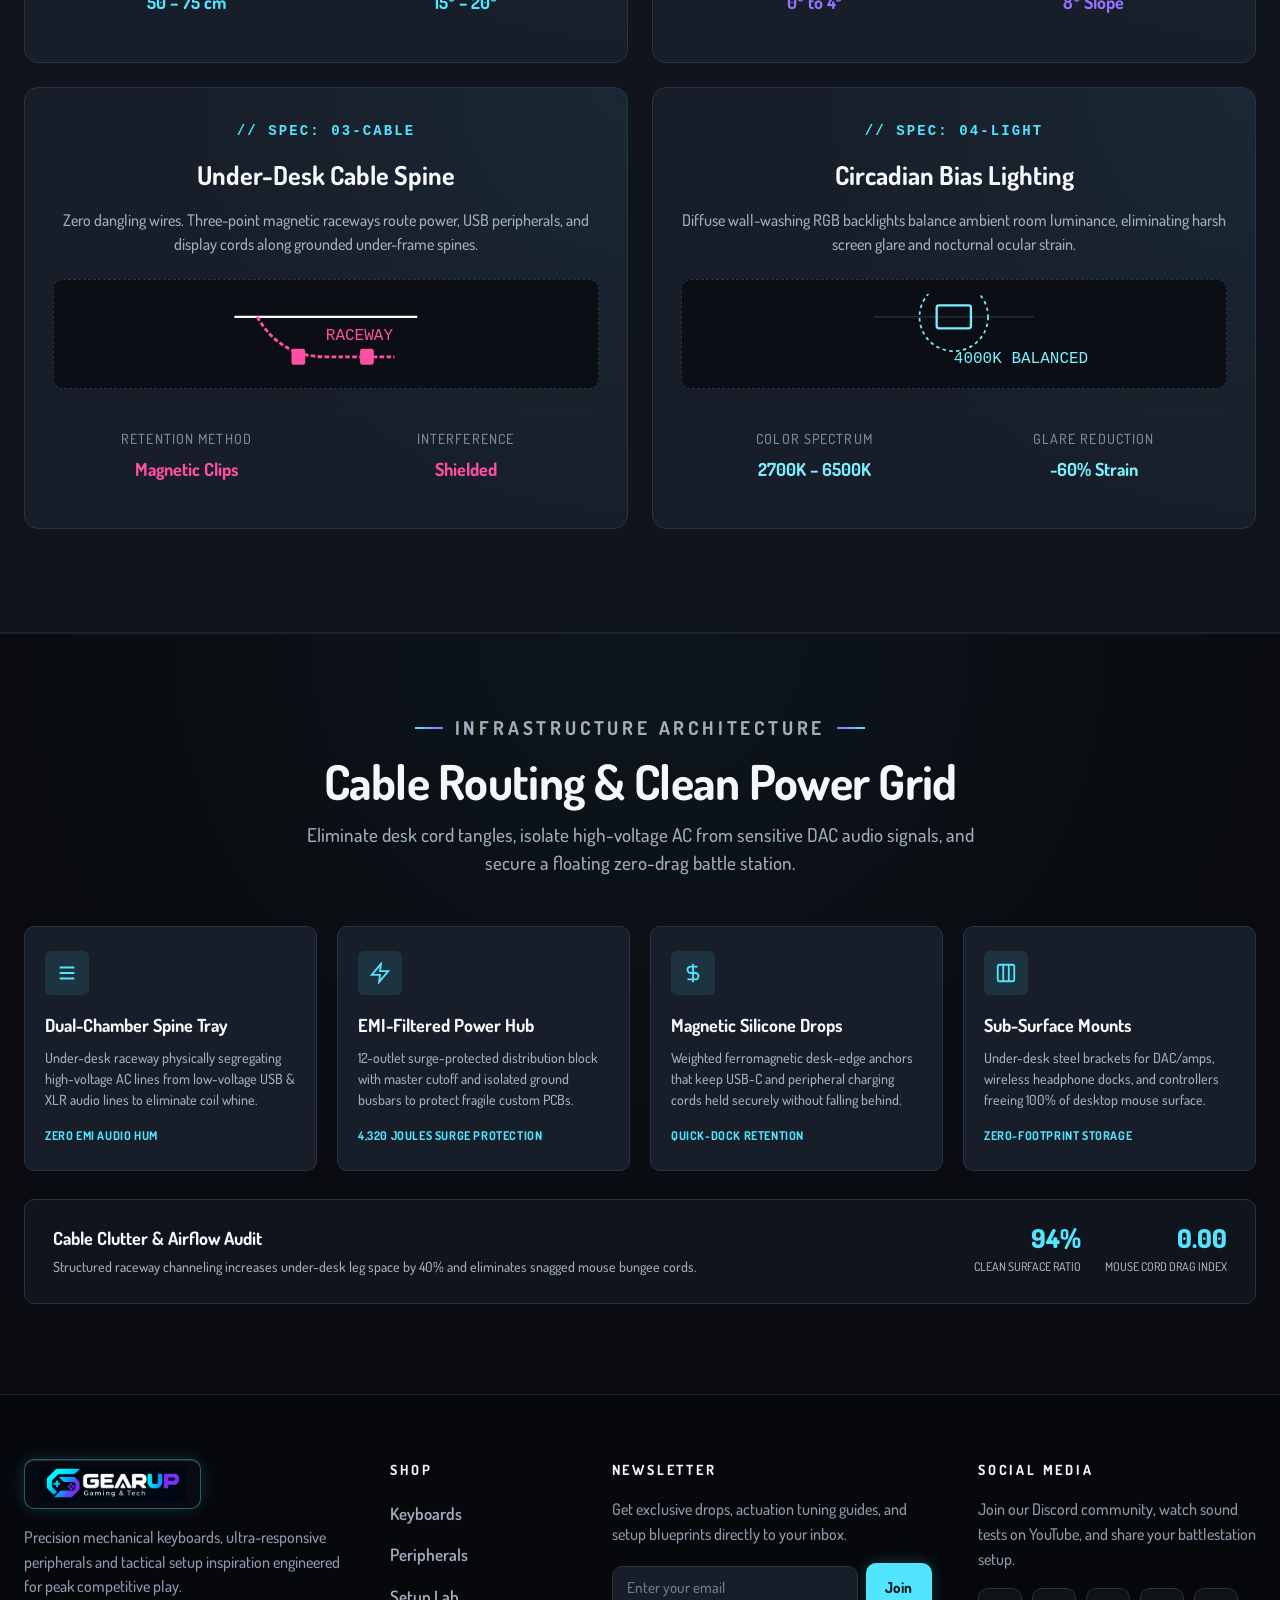
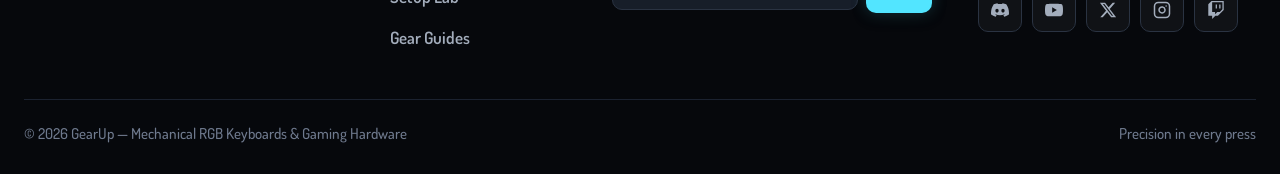
<file: setup-lab.html>
<!doctype html>
<html lang="en">
<head>
<meta charset="utf-8">
<meta name="viewport" content="width=device-width, initial-scale=1">
<meta name="description" content="Get inspiration for RGB themes, desk layouts, switch feel and practical gear combinations.">
<meta name="theme-color" content="#090B10">
<meta property="og:title" content="Setup Lab | GearUp">
<meta property="og:description" content="Get inspiration for RGB themes, desk layouts, switch feel and practical gear combinations.">
<meta property="og:type" content="website">
<title>Setup Lab | GearUp</title>
<link rel="icon" type="image/png" href="assets/favicon.png">
<script>document.documentElement.classList.add('js')</script>
<link rel="preconnect" href="https://fonts.googleapis.com">
<link rel="preconnect" href="https://fonts.gstatic.com" crossorigin>
<link href="https://fonts.googleapis.com/css2?family=Dosis:wght@300;400;500;600;700;800&amp;display=swap" rel="stylesheet">
<link rel="stylesheet" href="assets/style.css">
</head>
<body>
<a class="skip-link" href="#main">Skip to content</a>
<header class="site-header">
  <div class="wrap header-inner">
    <a class="brand" href="index.html" aria-label="GearUp home"><img class="brand-logo" src="assets/logo.png" alt="GearUp Gaming & Tech" width="1614" height="396"></a>
    <button class="menu-toggle" type="button" aria-label="Toggle navigation" aria-expanded="false">☰</button>
    <nav class="main-nav" aria-label="Main navigation">
      <a href="index.html">Home</a>
      <a href="keyboards.html">Keyboards</a>
      <a href="peripherals.html">Peripherals</a>
      <a href="setup-lab.html" aria-current="page">Setup Lab</a>
      <a href="guides.html">Guides</a>
      <a class="nav-wishlist" href="keyboards.html" aria-label="Saved gear">♡ <span>Saved gear</span> <b class="saved-count">0</b></a>
    </nav>
    <a class="wishlist-link" href="keyboards.html" aria-label="Saved gear">♡ <span>Saved gear</span> <b id="saved-count">0</b></a>
  </div>
</header>

<main id="main">

  <section class="hero hero--setup" aria-labelledby="hero-title">
    <div class="wrap hero-inner">
      <div class="hero-copy">
        <p class="eyebrow rise" style="--d:.05s">Gear up. Play your way.</p>
        <h1 id="hero-title" class="rise" style="--d:.12s">Build a setup that feels like you.</h1>
        <p class="lead rise" style="--d:.24s">Get inspiration for RGB themes, desk layouts, switch feel and practical gear combinations.</p>
        <div class="hero-stats-bar rise" style="--d:.34s">
          <div class="h-stat">
            <strong class="stat-num text-cyan">6</strong>
            <span class="stat-caption">Curated Themes</span>
          </div>
          <div class="h-stat-divider" aria-hidden="true"></div>
          <div class="h-stat">
            <strong class="stat-num text-violet">100%</strong>
            <span class="stat-caption">Cable-Free Grid</span>
          </div>
          <div class="h-stat-divider" aria-hidden="true"></div>
          <div class="h-stat">
            <strong class="stat-num text-magenta">4K</strong>
            <span class="stat-caption">Ultrawide Sync</span>
          </div>
        </div>
        <div class="hero-actions-center rise" style="--d:.44s">
          <a class="btn btn-accent" href="#themes-title">Explore Battlestations <span class="btn-arrow" aria-hidden="true">↓</span></a>
        </div>
      </div>
      <div class="hero-art stage rise" style="--d:.25s" data-tilt>
        <div class="stage-frame">
          <img src="assets/real-setup-purple.jpg" width="900" height="520" fetchpriority="high" alt="Neon ambient purple gaming desk battlestation with ultrawide display and RGB mechanical keyboard">
          <span class="mark tl"></span><span class="mark tr"></span><span class="mark bl"></span><span class="mark br"></span>
          <div class="art-label"><i></i> Built around your play style</div>
        </div>
      </div>
    </div>
  </section>

  <section class="section" aria-labelledby="themes-title">
    <div class="wrap">
      <div class="section-heading reveal">
        <div><p class="eyebrow">Setup Lab / GearUp</p><h2 id="themes-title">Find a vibe. Make it yours.</h2></div>
        <p>A setup can be bold or quiet, colorful or minimal. Use these themes as starting points, not rules.</p>
      </div>

      <div class="catalog-grid catalog-grid--gallery" id="catalog-grid">
        <article class="catalog-card reveal" data-title="midnight neon" data-category="Theme"><div class="catalog-image"><img src="assets/real-setup-neon.jpg" alt="Dark gaming battlestation with neon cyan lighting and multiple displays" width="900" height="520" loading="lazy"><span>Theme</span></div><div class="catalog-copy"><p class="eyebrow">GearUp Select</p><h3>Midnight Neon</h3><p>Deep charcoal, cyan light and subtle violet accents.</p><div class="catalog-bottom"><button class="save-btn" type="button" aria-pressed="false" data-save="Midnight Neon">♡ Save</button></div></div></article>
        <article class="catalog-card reveal" data-title="soft rgb" data-category="Theme"><div class="catalog-image"><img src="assets/real-setup-battlestation.jpg" alt="Dual-monitor gaming setup with soft ambient lighting and clean desk mat" width="800" height="520" loading="lazy"><span>Theme</span></div><div class="catalog-copy"><p class="eyebrow">GearUp Select</p><h3>Soft RGB</h3><p>Gentle gradients and balanced light for everyday use.</p><div class="catalog-bottom"><button class="save-btn" type="button" aria-pressed="false" data-save="Soft RGB">♡ Save</button></div></div></article>
        <article class="catalog-card reveal" data-title="minimal competitive" data-category="Theme"><div class="catalog-image"><img src="assets/real-setup-room.jpg" alt="Minimalist competitive esports gaming room with dual monitors and mechanical keyboard" width="800" height="520" loading="lazy"><span>Theme</span></div><div class="catalog-copy"><p class="eyebrow">GearUp Select</p><h3>Minimal Competitive</h3><p>Clean desk, light mouse and only the essentials in reach.</p><div class="catalog-bottom"><button class="save-btn" type="button" aria-pressed="false" data-save="Minimal Competitive">♡ Save</button></div></div></article>
        <article class="catalog-card reveal" data-title="switch feel finder" data-category="Interactive guide"><div class="catalog-image"><img src="assets/real-switches-cherry.jpg" alt="Close-up macro of mechanical keyboard switches mounted with LED backlight" width="800" height="520" loading="lazy"><span>Interactive guide</span></div><div class="catalog-copy"><p class="eyebrow">GearUp Select</p><h3>Switch Feel Finder</h3><p>Start with how you want the keys to sound and feel.</p><div class="catalog-bottom"><button class="save-btn" type="button" aria-pressed="false" data-save="Switch Feel Finder">♡ Save</button></div></div></article>
      </div>
      <p class="empty-state" id="empty-state" hidden>No gear matches that search. Try another term or reset the filter.</p>
    </div>
  </section>

  <!-- DESK BLUEPRINT: battlestation ergonomics & architecture (unique section) -->
  <section class="section desk-blueprint" aria-labelledby="blueprint-title">
    <div class="wrap">
      <div class="section-heading reveal">
        <div><p class="eyebrow">Battlestation Architecture</p><h2 id="blueprint-title">The blueprint of a high-performance desk.</h2></div>
        <p>Optimal viewing geometry, zero-clutter cable pathways, and neutral wrist angles engineered for marathon comfort.</p>
      </div>
      <div class="blueprint-grid">
        <article class="blueprint-card reveal">
          <span class="blueprint-coord">// SPEC: 01-GEO</span>
          <h3>Display Viewing Geometry</h3>
          <p>Proper screen elevation prevents neck compression. Align the top third of your display with natural eye level at arm's length.</p>
          <div class="blueprint-schematic" aria-hidden="true">
            <svg viewBox="0 0 200 70">
              <line x1="20" y1="55" x2="180" y2="55" stroke="var(--line)" stroke-width="1"/>
              <rect x="130" y="15" width="8" height="35" rx="2" fill="none" stroke="var(--cyan)" stroke-width="2"/>
              <circle cx="50" cy="25" r="10" fill="none" stroke="var(--cyan)" stroke-width="1.5"/>
              <line x1="60" y1="25" x2="130" y2="20" stroke="var(--cyan)" stroke-width="1.5" stroke-dasharray="3 3"/>
              <text x="95" y="16" fill="var(--cyan)" font-size="14" font-family="monospace">50-75cm</text>
            </svg>
          </div>
          <dl class="blueprint-metrics">
            <div><dt>Focal Distance</dt><dd>50 – 75 cm</dd></div>
            <div><dt>Downward Tilt</dt><dd>15° – 20°</dd></div>
          </dl>
        </article>

        <article class="blueprint-card reveal">
          <span class="blueprint-coord">// SPEC: 02-WRIST</span>
          <h3>Neutral Forearm Alignment</h3>
          <p>Flat keyboard feet maintain 0° pronation. A chamfered wrist rest cushions sensitive tendon pathways without elevating pressure.</p>
          <div class="blueprint-schematic" aria-hidden="true">
            <svg viewBox="0 0 200 70">
              <line x1="20" y1="55" x2="180" y2="55" stroke="var(--line)" stroke-width="1"/>
              <rect x="90" y="42" width="60" height="13" rx="2" fill="none" stroke="var(--violet)" stroke-width="2"/>
              <polygon points="50,55 85,55 85,46 50,52" fill="none" stroke="var(--violet)" stroke-width="1.5"/>
              <text x="120" y="36" fill="var(--violet)" font-size="14" font-family="monospace">0° TILT</text>
            </svg>
          </div>
          <dl class="blueprint-metrics">
            <div><dt>Keyboard Incline</dt><dd>0° to 4°</dd></div>
            <div><dt>Rest Bevel</dt><dd>8° Slope</dd></div>
          </dl>
        </article>

        <article class="blueprint-card reveal">
          <span class="blueprint-coord">// SPEC: 03-CABLE</span>
          <h3>Under-Desk Cable Spine</h3>
          <p>Zero dangling wires. Three-point magnetic raceways route power, USB peripherals, and display cords along grounded under-frame spines.</p>
          <div class="blueprint-schematic" aria-hidden="true">
            <svg viewBox="0 0 200 70">
              <line x1="20" y1="20" x2="180" y2="20" stroke="var(--ink)" stroke-width="2"/>
              <path d="M 40 20 Q 60 55 100 55 T 160 55" fill="none" stroke="var(--magenta)" stroke-width="2.5" stroke-dasharray="4 2"/>
              <rect x="70" y="48" width="12" height="14" rx="2" fill="var(--magenta)"/>
              <rect x="130" y="48" width="12" height="14" rx="2" fill="var(--magenta)"/>
              <text x="100" y="40" fill="var(--magenta)" font-size="14" font-family="monospace">RACEWAY</text>
            </svg>
          </div>
          <dl class="blueprint-metrics">
            <div><dt>Retention Method</dt><dd>Magnetic Clips</dd></div>
            <div><dt>Interference</dt><dd>Shielded</dd></div>
          </dl>
        </article>

        <article class="blueprint-card reveal">
          <span class="blueprint-coord">// SPEC: 04-LIGHT</span>
          <h3>Circadian Bias Lighting</h3>
          <p>Diffuse wall-washing RGB backlights balance ambient room luminance, eliminating harsh screen glare and nocturnal ocular strain.</p>
          <div class="blueprint-schematic" aria-hidden="true">
            <svg viewBox="0 0 200 70">
              <line x1="30" y1="20" x2="170" y2="20" stroke="var(--line)" stroke-width="1"/>
              <circle cx="100" cy="20" r="30" fill="none" stroke="#7CEFFF" stroke-width="1.5" stroke-dasharray="3 3"/>
              <rect x="85" y="10" width="30" height="20" rx="2" fill="none" stroke="#7CEFFF" stroke-width="2"/>
              <text x="100" y="60" fill="#7CEFFF" font-size="14" font-family="monospace">4000K BALANCED</text>
            </svg>
          </div>
          <dl class="blueprint-metrics">
            <div><dt>Color Spectrum</dt><dd>2700K – 6500K</dd></div>
            <div><dt>Glare Reduction</dt><dd>-60% Strain</dd></div>
          </dl>
        </article>
      </div>
    </div>
  </section>

  <!-- UNIQUE SECTION: CABLE ROUTING & CLEAN POWER ARCHITECTURE -->
  <section class="cable-routing" aria-labelledby="routing-title">
    <div class="wrap">
      <div class="section-heading reveal">
        <p class="eyebrow">Infrastructure Architecture</p>
        <h2 id="routing-title">Cable Routing & Clean Power Grid</h2>
        <p>Eliminate desk cord tangles, isolate high-voltage AC from sensitive DAC audio signals, and secure a floating zero-drag battle station.</p>
      </div>

      <div class="cable-grid reveal">
        <div class="cable-card">
          <div class="cable-icon-box">
            <svg width="22" height="22" viewBox="0 0 24 24" fill="none" stroke="currentColor" stroke-width="2"><path d="M4 6h16M4 12h16M4 18h16"/></svg>
          </div>
          <h4>Dual-Chamber Spine Tray</h4>
          <p>Under-desk raceway physically segregating high-voltage AC lines from low-voltage USB & XLR audio lines to eliminate coil whine.</p>
          <span class="cable-tag">Zero EMI Audio Hum</span>
        </div>

        <div class="cable-card">
          <div class="cable-icon-box">
            <svg width="22" height="22" viewBox="0 0 24 24" fill="none" stroke="currentColor" stroke-width="2"><path d="M13 2L3 14h9l-1 8 10-12h-9l1-8z"/></svg>
          </div>
          <h4>EMI-Filtered Power Hub</h4>
          <p>12-outlet surge-protected distribution block with master cutoff and isolated ground busbars to protect fragile custom PCBs.</p>
          <span class="cable-tag">4,320 Joules Surge Protection</span>
        </div>

        <div class="cable-card">
          <div class="cable-icon-box">
            <svg width="22" height="22" viewBox="0 0 24 24" fill="none" stroke="currentColor" stroke-width="2"><path d="M12 2v20M17 5H9.5a3.5 3.5 0 000 7h5a3.5 3.5 0 010 7H6"/></svg>
          </div>
          <h4>Magnetic Silicone Drops</h4>
          <p>Weighted ferromagnetic desk-edge anchors that keep USB-C and peripheral charging cords held securely without falling behind.</p>
          <span class="cable-tag">Quick-Dock Retention</span>
        </div>

        <div class="cable-card">
          <div class="cable-icon-box">
            <svg width="22" height="22" viewBox="0 0 24 24" fill="none" stroke="currentColor" stroke-width="2"><rect x="3" y="3" width="18" height="18" rx="2"/><path d="M9 3v18M15 3v18"/></svg>
          </div>
          <h4>Sub-Surface Mounts</h4>
          <p>Under-desk steel brackets for DAC/amps, wireless headphone docks, and controllers freeing 100% of desktop mouse surface.</p>
          <span class="cable-tag">Zero-Footprint Storage</span>
        </div>
      </div>

      <div class="cable-audit-bar reveal">
        <div class="cable-audit-text">
          <h4>Cable Clutter & Airflow Audit</h4>
          <p>Structured raceway channeling increases under-desk leg space by 40% and eliminates snagged mouse bungee cords.</p>
        </div>
        <div class="cable-meter-group">
          <div class="meter-badge">
            <strong>94%</strong>
            <span>Clean Surface Ratio</span>
          </div>
          <div class="meter-badge">
            <strong>0.00</strong>
            <span>Mouse Cord Drag Index</span>
          </div>
        </div>
      </div>
    </div>
  </section>


</main>

<footer class="footer">
  <div class="wrap footer-grid">
    <div class="footer-col footer-col--brand">
      <a class="brand footer-brand" href="index.html" aria-label="GearUp home">
        <img class="footer-logo" src="assets/logo.png" alt="GearUp Gaming & Tech" width="1614" height="396">
      </a>
      <p>Precision mechanical keyboards, ultra-responsive peripherals and tactical setup inspiration engineered for peak competitive play.</p>
    </div>
    <div class="footer-col">
      <h4>Shop</h4>
      <nav class="footer-nav" aria-label="Footer Shop Navigation">
        <a href="keyboards.html">Keyboards</a>
        <a href="peripherals.html">Peripherals</a>
        <a href="setup-lab.html">Setup Lab</a>
        <a href="guides.html">Gear Guides</a>
      </nav>
    </div>
    <div class="footer-col">
      <h4>Newsletter</h4>
      <p>Get exclusive drops, actuation tuning guides, and setup blueprints directly to your inbox.</p>
      <form class="footer-news-form" id="footer-newsletter-form">
        <label class="sr-only" for="footer-email">Email address</label>
        <div class="fn-input-wrap">
          <input id="footer-email" type="email" required placeholder="Enter your email" autocomplete="email">
          <button class="btn btn-accent btn-sm" type="submit">Join</button>
        </div>
        <p class="fn-note" id="footer-news-note" role="status" aria-live="polite"></p>
      </form>
    </div>
    <div class="footer-col">
      <h4>Social Media</h4>
      <p>Join our Discord community, watch sound tests on YouTube, and share your battlestation setup.</p>
      <div class="social-links" aria-label="Social media channels">
        <a class="social-btn social-btn--discord" href="https://discord.com" target="_blank" rel="noopener noreferrer" aria-label="Discord">
          <svg width="18" height="18" viewBox="0 0 24 24" fill="currentColor" aria-hidden="true"><path d="M20.317 4.37a19.791 19.791 0 0 0-4.885-1.515.074.074 0 0 0-.079.037c-.21.375-.444.864-.608 1.25a18.27 18.27 0 0 0-5.487 0 12.64 12.64 0 0 0-.617-1.25.077.077 0 0 0-.079-.037A19.736 19.736 0 0 0 3.677 4.37a.07.07 0 0 0-.032.027C.533 9.046-.32 13.58.099 18.057a.082.082 0 0 0 .031.057 19.9 19.9 0 0 0 5.993 3.03.078.078 0 0 0 .084-.028c.462-.63.874-1.295 1.226-1.994.021-.041.001-.09-.041-.106a13.107 13.107 0 0 1-1.872-.892.077.077 0 0 1-.008-.128 10.2 10.2 0 0 0 .372-.292.074.074 0 0 1 .077-.01c3.929 1.793 8.18 1.793 12.061 0a.074.074 0 0 1 .078.01c.12.098.246.198.373.292a.077.077 0 0 1-.006.127 12.299 12.299 0 0 1-1.873.893.077.077 0 0 0-.041.107c.36.698.772 1.362 1.225 1.993a.076.076 0 0 0 .084.028 19.839 19.839 0 0 0 6.002-3.03.077.077 0 0 0 .032-.054c.5-5.177-.838-9.674-3.549-13.66a.061.061 0 0 0-.031-.028zM8.02 15.33c-1.183 0-2.157-1.085-2.157-2.419 0-1.333.956-2.419 2.157-2.419 1.21 0 2.176 1.096 2.157 2.42 0 1.333-.956 2.418-2.157 2.418zm7.975 0c-1.183 0-2.157-1.085-2.157-2.419 0-1.333.955-2.419 2.157-2.419 1.21 0 2.176 1.096 2.157 2.42 0 1.333-.946 2.418-2.157 2.418z"/></svg>
        </a>
        <a class="social-btn social-btn--youtube" href="https://youtube.com" target="_blank" rel="noopener noreferrer" aria-label="YouTube">
          <svg width="18" height="18" viewBox="0 0 24 24" fill="currentColor" aria-hidden="true"><path d="M23.498 6.186a3.016 3.016 0 0 0-2.122-2.136C19.505 3.545 12 3.545 12 3.545s-7.505 0-9.377.505A3.017 3.017 0 0 0 .502 6.186C0 8.07 0 12 0 12s0 3.93.502 5.814a3.016 3.016 0 0 0 2.122 2.136c1.871.505 9.376.505 9.376.505s7.505 0 9.377-.505a3.015 3.015 0 0 0 2.122-2.136C24 15.93 24 12 24 12s0-3.93-.502-5.814zM9.545 15.568V8.432L15.818 12l-6.273 3.568z"/></svg>
        </a>
        <a class="social-btn social-btn--x" href="https://x.com" target="_blank" rel="noopener noreferrer" aria-label="X (Twitter)">
          <svg width="18" height="18" viewBox="0 0 24 24" fill="currentColor" aria-hidden="true"><path d="M18.244 2.25h3.308l-7.227 8.26 8.502 11.24H16.17l-5.214-6.817L4.99 21.75H1.68l7.73-8.835L1.254 2.25H8.08l4.713 6.231zm-1.161 17.52h1.833L7.084 4.126H5.117z"/></svg>
        </a>
        <a class="social-btn social-btn--instagram" href="https://instagram.com" target="_blank" rel="noopener noreferrer" aria-label="Instagram">
          <svg width="18" height="18" viewBox="0 0 24 24" fill="none" stroke="currentColor" stroke-width="2" stroke-linecap="round" stroke-linejoin="round" aria-hidden="true"><rect x="2" y="2" width="20" height="20" rx="5" ry="5"></rect><path d="M16 11.37A4 4 0 1 1 12.63 8 4 4 0 0 1 16 11.37z"></path><line x1="17.5" y1="6.5" x2="17.51" y2="6.5"></line></svg>
        </a>
        <a class="social-btn social-btn--twitch" href="https://twitch.tv" target="_blank" rel="noopener noreferrer" aria-label="Twitch">
          <svg width="18" height="18" viewBox="0 0 24 24" fill="currentColor" aria-hidden="true"><path d="M11.571 4.714h1.715v5.143H11.57zm4.715 0H18v5.143h-1.714zM6 0L1.714 4.286v15.428h5.143V24l4.286-4.286h3.428L22.286 12V0zm14.571 11.143l-3.428 3.428h-3.429l-3 3v-3H6.857V1.714h13.714Z"/></svg>
        </a>
      </div>
    </div>
  </div>
  <div class="wrap footer-bottom">
    <span>© 2026 GearUp — Mechanical RGB Keyboards & Gaming Hardware</span>
    <span>Precision in every press</span>
  </div>
</footer>
<button class="back-to-top" id="back-to-top" type="button" aria-label="Back to top">
  <svg width="20" height="20" viewBox="0 0 24 24" fill="none" stroke="currentColor" stroke-width="2.5" stroke-linecap="round" stroke-linejoin="round" aria-hidden="true"><polyline points="18 15 12 9 6 15"></polyline></svg>
</button>
<script src="assets/site.js"></script>
</body>
</html>
</file>
<file: assets/style.css>
/* ==========================================================================
   GearUp — design system
   Premium gaming showroom × mechanical engineering studio × RGB lab
   Typeface: Dosis (keycap-legend feel) across all text
   ========================================================================== */

:root {
  /* surfaces */
  --bg: #090B10;
  --bg-2: #10151D;
  --surface: #171E29;
  --surface-2: #1E2736;
  /* text */
  --ink: #F5F7FA;
  --muted: #A3ADBC;
  /* lines */
  --line: #2A3342;
  --line-soft: #1B2230;
  /* accents */
  --cyan: #52E5FF;
  --violet: #9471FF;
  --magenta: #FF4FA3;
  /* type */
  --font: 'Dosis', system-ui, -apple-system, 'Segoe UI', sans-serif;
  /* shape + motion */
  --r-sm: 6px;
  --r-md: 10px;
  --r-lg: 14px;
  --ease: cubic-bezier(.2, .7, .2, 1);
  --wrap: 1240px;
}

/* ---------- base ---------- */
*, *::before, *::after { box-sizing: border-box; }
html { scroll-behavior: smooth; scroll-padding-top: 96px; -webkit-text-size-adjust: 100%; }
body {
  margin: 0;
  background: var(--bg);
  color: var(--ink);
  font: 500 17px/1.6 var(--font);
  overflow-x: clip;
  -webkit-font-smoothing: antialiased;
  text-rendering: optimizeLegibility;
}
main { display: block; overflow-x: clip; }
a { color: inherit; text-decoration: none; }
img { display: block; max-width: 100%; height: auto; }
button, input, select { font: inherit; color: inherit; }
h1, h2, h3, h4 { font-family: var(--font); margin: 0; text-align: center; }
p { margin: 0; }
[hidden] { display: none !important; }

:focus-visible { outline: 2px solid var(--cyan); outline-offset: 3px; border-radius: 6px; }

.wrap { width: min(var(--wrap), calc(100% - 48px)); margin-inline: auto; }
.sr-only { position: absolute; width: 1px; height: 1px; overflow: hidden; clip: rect(0, 0, 0, 0); white-space: nowrap; }
.skip-link {
  position: fixed; left: 16px; top: -60px; z-index: 100;
  background: var(--cyan); color: #04141a; font-weight: 700;
  padding: 10px 18px; border-radius: 8px; transition: top .2s;
}
.skip-link:focus { top: 12px; }

/* technical ruler motif */
.ruler {
  height: 10px;
  background:
    repeating-linear-gradient(90deg, var(--line) 0 1px, transparent 1px 60px) bottom / 100% 10px no-repeat,
    repeating-linear-gradient(90deg, var(--line) 0 1px, transparent 1px 12px) bottom / 100% 5px no-repeat;
}

/* ---------- announcement bar ---------- */
.topbar { background: #06080C; border-bottom: 1px solid var(--line-soft); color: var(--muted); font-size: 14px; font-weight: 600; letter-spacing: .18em; text-transform: uppercase; }
.announce-inner { display: flex; justify-content: space-between; gap: 16px; padding: 9px 0; font-size: 14px; }
.announce-inner span:last-child { color: #7f8aa0; }

/* ---------- header / navigation ---------- */
.site-header {
  position: sticky; top: 0; z-index: 50;
  background: rgba(9, 11, 16, .72);
  -webkit-backdrop-filter: blur(16px) saturate(140%);
  backdrop-filter: blur(16px) saturate(140%);
  border-bottom: 1px solid var(--line-soft);
  transition: background .3s, border-color .3s;
}
.site-header.is-scrolled { background: rgba(9, 11, 16, .92); border-bottom-color: var(--line); }
.header-inner {
  display: grid;
  grid-template-columns: 1fr auto 1fr;
  align-items: center;
  gap: 20px;
  min-height: 78px;
}

.brand { display: flex; align-items: center; flex-shrink: 0; justify-self: start; }
.brand-logo {
  height: 48px;
  width: auto;
  max-width: 200px;
  object-fit: contain;
  padding: 5px 12px;
  border-radius: var(--r-md);
  border: 1.5px solid rgba(82, 229, 255, .4);
  background: rgba(14, 18, 26, .85);
  box-shadow: 0 0 16px -3px rgba(82, 229, 255, .3), inset 0 1px 0 rgba(255, 255, 255, .15);
  transition: transform .2s var(--ease), border-color .25s, box-shadow .25s;
}
.brand:hover .brand-logo {
  transform: translateY(-2px);
  border-color: var(--cyan);
  box-shadow: 0 0 24px -2px rgba(82, 229, 255, .55), inset 0 1px 0 rgba(255, 255, 255, .3);
}

.footer-brand { display: inline-flex; align-items: center; text-decoration: none; margin-bottom: 16px; }
.footer-logo {
  height: 50px;
  width: auto;
  max-width: 230px;
  object-fit: contain;
  padding: 6px 14px;
  border-radius: var(--r-md);
  border: 1.5px solid rgba(82, 229, 255, .38);
  background: rgba(10, 13, 19, .9);
  box-shadow: 0 0 18px -4px rgba(82, 229, 255, .28), inset 0 1px 0 rgba(255, 255, 255, .12);
  display: block;
  transition: transform .2s var(--ease), border-color .25s, box-shadow .25s;
}
.footer-brand:hover .footer-logo {
  transform: translateY(-2px);
  border-color: var(--cyan);
  box-shadow: 0 0 24px -2px rgba(82, 229, 255, .55), inset 0 1px 0 rgba(255, 255, 255, .25);
}

.main-nav { display: flex; align-items: center; justify-content: center; gap: 4px; margin: 0 auto; justify-self: center; }
.main-nav a {
  position: relative; padding: 9px 16px; border-radius: 9px;
  font-size: 17px; font-weight: 600; letter-spacing: .02em; color: var(--muted);
  white-space: nowrap; transition: color .2s, background .2s;
}
.main-nav a:hover { color: var(--ink); background: rgba(255, 255, 255, .05); }
.main-nav a[aria-current=page] { color: var(--ink); background: var(--surface); box-shadow: inset 0 -2px 0 var(--cyan); }
.nav-wishlist { display: none; }

.wishlist-link {
  justify-self: end; display: inline-flex; align-items: center; gap: 8px; white-space: nowrap;
  font-size: 16px; font-weight: 600; color: var(--ink);
  border: 1px solid var(--line); border-radius: 999px; padding: 7px 8px 7px 16px;
  transition: border-color .2s, background .2s;
}
.wishlist-link:hover { border-color: var(--magenta); background: rgba(255, 79, 163, .08); }
.wishlist-link b {
  display: inline-grid; place-items: center; min-width: 26px; height: 26px; padding: 0 6px;
  background: var(--cyan); color: #04141a; border-radius: 999px; font-size: 14px; font-weight: 700;
}

.menu-toggle {
  display: none; width: 46px; height: 46px; place-items: center; cursor: pointer;
  background: var(--surface); border: 1px solid var(--line); border-radius: 10px;
  font-size: 22px; line-height: 1; color: var(--ink);
}

/* ---------- buttons (common border system with distinct hover effects) ---------- */
.btn {
  --face: #141B26; --btn-ink: var(--ink);
  display: inline-flex; align-items: center; justify-content: center;
  min-height: 50px; padding: 0 26px;
  border: 1.5px solid var(--line); border-radius: var(--r-md);
  font: 700 17px/1 var(--font); letter-spacing: .03em; cursor: pointer;
  color: var(--btn-ink); background: var(--face);
  box-shadow: 0 4px 14px rgba(0, 0, 0, .35);
  transition: transform .18s var(--ease), box-shadow .22s var(--ease), border-color .25s var(--ease), background .25s var(--ease), color .2s var(--ease);
}
.btn:hover {
  transform: translateY(-2px);
  box-shadow: 0 8px 24px rgba(0, 0, 0, .45);
}
.btn:active {
  transform: translateY(1px);
  box-shadow: 0 2px 8px rgba(0, 0, 0, .3);
}

/* Accent: Cyan electric glow */
.btn-accent {
  --btn-ink: #04141A;
  background: var(--cyan);
  border-color: rgba(82, 229, 255, .6);
  box-shadow: 0 4px 14px rgba(0, 0, 0, .4), 0 0 16px -2px rgba(82, 229, 255, .35);
}
.btn-accent:hover {
  border-color: #FFFFFF;
  background: #6FEAFF;
  color: #04141A;
  box-shadow: 0 8px 24px rgba(0, 0, 0, .4), 0 0 28px rgba(82, 229, 255, .65);
}

/* Outline: Violet cyber aura */
.btn-outline {
  background: rgba(16, 21, 29, .75);
  border-color: var(--line);
  color: var(--ink);
}
.btn-outline:hover {
  border-color: var(--violet);
  background: rgba(148, 113, 255, .15);
  color: #FFFFFF;
  box-shadow: 0 8px 24px rgba(0, 0, 0, .4), 0 0 22px rgba(148, 113, 255, .4);
}

/* Light: Clean silver beam */
.btn-light {
  --btn-ink: #0B111A;
  background: #EEF2F8;
  border-color: rgba(255, 255, 255, .3);
}
.btn-light:hover {
  border-color: var(--cyan);
  background: #FFFFFF;
  color: #04141A;
  box-shadow: 0 8px 24px rgba(0, 0, 0, .35), 0 0 24px rgba(82, 229, 255, .45);
}

/* Clean bordered button replacement for legacy underlink */
.underlink {
  display: inline-flex; align-items: center; justify-content: center;
  min-height: 50px; padding: 0 26px;
  border: 1.5px solid var(--line); border-radius: var(--r-md);
  font: 700 17px/1 var(--font); letter-spacing: .03em;
  color: var(--ink); background: rgba(16, 21, 29, .75);
  text-decoration: none;
  box-shadow: 0 4px 14px rgba(0, 0, 0, .35);
  transition: transform .18s var(--ease), box-shadow .22s var(--ease), border-color .25s var(--ease), background .25s var(--ease), color .2s var(--ease);
}
.underlink::after { display: none !important; }
.underlink:hover {
  transform: translateY(-2px);
  border-color: var(--violet);
  background: rgba(148, 113, 255, .15);
  color: #FFFFFF;
  box-shadow: 0 8px 24px rgba(0, 0, 0, .4), 0 0 22px rgba(148, 113, 255, .4);
}

/* ---------- type helpers ---------- */
.eyebrow {
  display: inline-flex; align-items: center; justify-content: center; gap: 12px;
  font: 700 14px/1 var(--font); letter-spacing: .2em; text-transform: uppercase; color: var(--cyan);
  margin-bottom: 18px; text-align: center;
}
.eyebrow::before { content: ''; width: 28px; height: 2px; background: linear-gradient(90deg, var(--cyan), var(--violet)); }
.lead { font-size: 21px; line-height: 1.55; color: var(--muted); max-width: 580px; text-align: center; }

.section { padding: clamp(64px, 8vw, 112px) 0; }
.section-heading {
  display: flex; flex-direction: column; align-items: center; text-align: center;
  gap: 14px; max-width: 820px; margin: 0 auto 48px;
}
.section-heading > div { display: flex; flex-direction: column; align-items: center; text-align: center; }
.section-heading .eyebrow { justify-content: center; }
.section-heading .eyebrow::after { content: ''; width: 28px; height: 2px; background: linear-gradient(90deg, var(--violet), var(--cyan)); }
.section-heading h2, .feel-copy h2, .newsletter h2, .info-band h2 {
  font-size: clamp(32px, 3.8vw, 3rem); line-height: 1.05; font-weight: 700; letter-spacing: -.015em; text-wrap: balance; text-align: center;
}
.section-heading > p { max-width: 680px; color: var(--muted); font-size: 19px; line-height: 1.5; text-align: center; margin: 0 auto; }

/* ---------- hero ---------- */
.hero {
  position: relative; isolation: isolate; overflow: hidden;
  border-bottom: 1px solid var(--line-soft);
  background-image:
    linear-gradient(rgba(255, 255, 255, .03) 1px, transparent 1px),
    linear-gradient(90deg, rgba(255, 255, 255, .03) 1px, transparent 1px);
  background-size: 72px 72px;
}
.hero::before {
  content: ''; position: absolute; inset: 0; z-index: -2;
  background: var(--hero-photo) center / cover no-repeat; opacity: .5;
  -webkit-mask-image: linear-gradient(90deg, transparent 5%, rgba(0, 0, 0, .55) 42%, #000 100%);
  mask-image: linear-gradient(90deg, transparent 5%, rgba(0, 0, 0, .55) 42%, #000 100%);
}
.hero::after {
  content: ''; position: absolute; inset: 0; z-index: -1; pointer-events: none;
  background:
    radial-gradient(55% 70% at 88% 8%, rgba(82, 229, 255, .17), transparent 62%),
    radial-gradient(48% 60% at 4% 96%, rgba(148, 113, 255, .16), transparent 62%),
    linear-gradient(180deg, rgba(9, 11, 16, .1) 0%, rgba(9, 11, 16, 0) 55%, var(--bg) 100%);
}
.hero--home { --hero-photo: url(photo-keys.jpg); }
.hero--keyboards { --hero-photo: url(photo-topdown.jpg); }
.hero--peripherals { --hero-photo: url(photo-peripherals.jpg); }
.hero--setup { --hero-photo: url(photo-desk.jpg); }
.hero--guides { --hero-photo: url(photo-keys.jpg); }

.hero-inner {
  display: grid; grid-template-columns: minmax(0, 1.08fr) minmax(0, .92fr); gap: clamp(24px, 3.5vw, 48px);
  align-items: center; padding: clamp(36px, 5vw, 68px) 0 clamp(44px, 6vw, 84px);
}
.hero--home .hero-inner { padding-top: clamp(44px, 6vw, 88px); padding-bottom: clamp(52px, 7vw, 98px); }

.hero-copy {
  display: flex; flex-direction: column; align-items: center; text-align: center;
}
.hero-copy .eyebrow { justify-content: center; }
.hero-copy .eyebrow::after { content: ''; width: 28px; height: 2px; background: linear-gradient(90deg, var(--violet), var(--cyan)); }
.hero h1 {
  font-size: clamp(38px, 5vw, 4.8rem); line-height: .98; font-weight: 700; letter-spacing: -.02em;
  text-wrap: balance; margin-bottom: 24px; text-align: center;
}
.hero--home h1 { font-size: clamp(40px, 5.5vw, 5rem); line-height: .94; letter-spacing: -.025em; text-align: center; }
.hero h1 .ln { display: block; }
.hero h1 .grad {
  background: linear-gradient(95deg, var(--cyan) 5%, var(--violet) 60%, var(--magenta) 100%);
  -webkit-background-clip: text; background-clip: text; color: transparent; padding-bottom: .06em;
}
.hero-copy .lead { margin-bottom: 8px; text-align: center; margin-inline: auto; }
.hero-actions { display: flex; align-items: center; justify-content: center; gap: 28px; flex-wrap: wrap; margin-top: 34px; }
.hero-actions--solo { margin-top: 40px; margin-bottom: 10px; }
.btn-arrow { display: inline-block; margin-left: 6px; transition: transform .2s var(--ease); font-style: normal; }
.btn:hover .btn-arrow { transform: translateY(2px); }

.quick-tags { display: flex; justify-content: center; gap: 8px; flex-wrap: wrap; margin-top: 40px; }
.quick-tags span {
  display: inline-flex; align-items: center; gap: 8px;
  font-size: 14px; font-weight: 700; letter-spacing: .14em; text-transform: uppercase; color: var(--muted);
  border: 1px solid var(--line); border-radius: 999px; padding: 8px 14px; background: rgba(16, 21, 29, .6);
}
.quick-tags span::before { content: ''; width: 6px; height: 6px; border-radius: 50%; background: var(--cyan); }
.quick-tags span:nth-child(2)::before { background: var(--violet); }
.quick-tags span:nth-child(3)::before { background: var(--magenta); }

/* Pattern 3: Only Tags / Hardware Category Pills (peripherals.html) */
.hero-pills-wrap { margin-top: 36px; display: flex; flex-direction: column; align-items: center; gap: 14px; text-align: center; }
.pills-label { font-size: 13px; font-weight: 700; letter-spacing: .16em; text-transform: uppercase; color: var(--muted); }
.hero-pills { display: flex; justify-content: center; gap: 10px; flex-wrap: wrap; }
.hero-pill {
  display: inline-flex; align-items: center; gap: 9px;
  font-size: 15px; font-weight: 700; letter-spacing: .04em; color: var(--ink);
  border: 1.5px solid var(--line); border-radius: 999px; padding: 10px 20px;
  background: rgba(14, 19, 27, .85);
  box-shadow: 0 4px 14px rgba(0, 0, 0, .3);
  transition: all .22s var(--ease); text-decoration: none;
}
.hero-pill:hover {
  transform: translateY(-2px); border-color: var(--cyan);
  background: rgba(82, 229, 255, .1); color: #fff;
  box-shadow: 0 8px 24px rgba(82, 229, 255, .2);
}
.hero-pill .dot { width: 7px; height: 7px; border-radius: 50%; display: inline-block; }
.hero-pill .dot-cyan { background: var(--cyan); box-shadow: 0 0 8px var(--cyan); }
.hero-pill .dot-violet { background: var(--violet); box-shadow: 0 0 8px var(--violet); }
.hero-pill .dot-magenta { background: var(--magenta); box-shadow: 0 0 8px var(--magenta); }
.hero-browse-link {
  font-size: 14px; font-weight: 700; color: var(--muted); text-decoration: none;
  letter-spacing: .06em; text-transform: uppercase; transition: color .2s;
  display: inline-flex; align-items: center; gap: 6px; margin-top: 4px;
}
.hero-browse-link:hover { color: var(--cyan); }
.hero-browse-link span { transition: transform .2s var(--ease); }
.hero-browse-link:hover span { transform: translateY(2px); }

/* Pattern 4: Stats Telemetry Strip (setup-lab.html) */
.hero-stats-bar {
  display: inline-flex; align-items: center; justify-content: center; gap: 28px;
  margin-top: 36px; padding: 16px 32px;
  border: 1.5px solid var(--line); border-radius: var(--r-md);
  background: rgba(14, 19, 28, .88);
  box-shadow: 0 16px 36px rgba(0, 0, 0, .45), inset 0 1px 0 rgba(255, 255, 255, .08);
  backdrop-filter: blur(12px); -webkit-backdrop-filter: blur(12px);
}
.h-stat { display: flex; flex-direction: column; align-items: center; text-align: center; }
.stat-num { font-size: 28px; font-weight: 800; line-height: 1; letter-spacing: -.02em; }
.stat-caption { font-size: 12px; font-weight: 700; letter-spacing: .12em; text-transform: uppercase; color: var(--muted); margin-top: 5px; }
.text-cyan { color: var(--cyan); text-shadow: 0 0 16px rgba(82, 229, 255, .4); }
.text-violet { color: var(--violet); text-shadow: 0 0 16px rgba(148, 113, 255, .4); }
.text-magenta { color: var(--magenta); text-shadow: 0 0 16px rgba(255, 79, 163, .4); }
.h-stat-divider { width: 1px; height: 38px; background: var(--line-soft); }
.hero-actions-center { margin-top: 24px; display: flex; justify-content: center; }

/* Pattern 5: Live Technical Explainer Card (guides.html) */
.hero-tech-card {
  margin-top: 34px; padding: 22px 28px;
  border: 1.5px solid var(--line); border-radius: var(--r-md);
  background: rgba(14, 19, 28, .88);
  box-shadow: 0 16px 36px rgba(0, 0, 0, .45), inset 0 1px 0 rgba(255, 255, 255, .08);
  backdrop-filter: blur(12px); -webkit-backdrop-filter: blur(12px);
  max-width: 580px; margin-inline: auto; text-align: left;
}
.tech-card-header { display: flex; align-items: center; gap: 10px; margin-bottom: 10px; flex-wrap: wrap; }
.live-pulse {
  width: 9px; height: 9px; border-radius: 50%; background: var(--cyan);
  box-shadow: 0 0 12px var(--cyan); animation: pulseDot 2s infinite ease-in-out; display: inline-block;
}
@keyframes pulseDot { 0%, 100% { transform: scale(1); opacity: 1; } 50% { transform: scale(1.4); opacity: .6; } }
.tech-card-badge { font-size: 13px; font-weight: 800; letter-spacing: .12em; text-transform: uppercase; color: var(--cyan); }
.tech-card-spec {
  margin-left: auto; font-size: 11px; font-weight: 700; letter-spacing: .08em; text-transform: uppercase;
  padding: 3px 8px; border-radius: 4px; background: rgba(148, 113, 255, .15); color: var(--violet); border: 1px solid rgba(148, 113, 255, .3);
}
.tech-card-desc { font-size: 15px; color: #C3CBD8; line-height: 1.5; margin: 0 0 16px; text-align: left; }
.tech-card-desc strong { color: var(--ink); font-weight: 700; }
.tech-card-links { display: flex; gap: 16px; flex-wrap: wrap; border-top: 1px solid var(--line-soft); padding-top: 14px; }
.tech-link {
  font-size: 14px; font-weight: 700; color: var(--cyan); text-decoration: none;
  display: inline-flex; align-items: center; gap: 5px; transition: all .2s var(--ease);
}
.tech-link:hover { color: #fff; transform: translateX(3px); }


/* product stage */
.stage { position: relative; padding: 14px; perspective: 1100px; }
.stage-frame {
  position: relative; border: 1px solid #36425a; border-radius: var(--r-lg); padding: 10px;
  background: linear-gradient(160deg, rgba(23, 30, 41, .92), rgba(12, 16, 23, .92));
  transform: rotateX(var(--rx, 0deg)) rotateY(var(--ry, 0deg));
  transition: transform .35s var(--ease);
  box-shadow: 0 40px 80px -40px rgba(0, 0, 0, .8);
}
.stage-frame img { width: 100%; aspect-ratio: 16 / 10; object-fit: cover; border-radius: 8px; animation: float 8s ease-in-out infinite; }
.stage-frame::after {
  content: ''; position: absolute; inset: 10px; border-radius: 8px; pointer-events: none;
  background: radial-gradient(380px circle at var(--mx, 70%) var(--my, 25%), rgba(82, 229, 255, .22), transparent 62%);
  mix-blend-mode: screen;
}
.mark { position: absolute; width: 20px; height: 20px; border: 2px solid var(--cyan); opacity: .9; pointer-events: none; }
.mark.tl { top: -8px; left: -8px; border-right: 0; border-bottom: 0; }
.mark.tr { top: -8px; right: -8px; border-left: 0; border-bottom: 0; border-color: var(--violet); }
.mark.bl { bottom: -8px; left: -8px; border-right: 0; border-top: 0; border-color: var(--violet); }
.mark.br { bottom: -8px; right: -8px; border-left: 0; border-top: 0; border-color: var(--magenta); }
.art-label {
  position: absolute; left: 28px; bottom: 28px; z-index: 2;
  display: inline-flex; align-items: center; gap: 10px;
  padding: 10px 16px; border-radius: 999px; border: 1px solid var(--line);
  background: rgba(9, 11, 16, .78); -webkit-backdrop-filter: blur(8px); backdrop-filter: blur(8px);
  font-size: 14px; font-weight: 700; letter-spacing: .15em; text-transform: uppercase;
}
.art-label i { width: 8px; height: 8px; border-radius: 50%; background: var(--cyan); box-shadow: 0 0 12px var(--cyan); animation: pulse 2.4s ease-in-out infinite; }

@keyframes float { 0%, 100% { transform: translateY(0); } 50% { transform: translateY(-6px); } }
@keyframes pulse { 0%, 100% { opacity: 1; } 50% { opacity: .35; } }
@keyframes rise { from { opacity: 0; transform: translateY(24px); } to { opacity: 1; transform: none; } }
@keyframes pop { from { opacity: 0; transform: translateY(14px) scale(.98); } to { opacity: 1; transform: none; } }
@keyframes draw { to { stroke-dashoffset: 0; } }
.rise { animation: rise .9s var(--ease) both; animation-delay: var(--d, 0s); }

/* ---------- scroll reveal ---------- */
.js .reveal { opacity: 0; transform: translateY(30px); transition: opacity .8s var(--ease), transform .8s var(--ease); transition-delay: var(--d, 0s); }
.js .reveal.in { opacity: 1; transform: none; }

/* ---------- key lab (signature interaction) ---------- */
.keylab {
  background: var(--bg-2);
  border-block: 1px solid var(--line-soft);
  position: relative;
  overflow: hidden;
  padding: clamp(48px, 6vw, 76px) 0;
}
.keylab::before {
  content: ''; position: absolute; inset: 0; pointer-events: none;
  background: radial-gradient(60% 70% at 50% 50%, rgba(82, 229, 255, .08), transparent 75%);
}
.keylab-inner {
  position: relative;
  display: flex;
  flex-direction: column;
  align-items: center;
  text-align: center;
  gap: 26px;
  max-width: 860px;
  margin-inline: auto;
  padding: 0;
}
.keylab-copy {
  display: flex;
  flex-direction: column;
  align-items: center;
  text-align: center;
  max-width: 640px;
  margin: 0 auto;
}
.keylab-copy .eyebrow { justify-content: center; margin-bottom: 12px; }
.keylab-copy h2 {
  font-size: clamp(34px, 4.2vw, 52px);
  line-height: 1.05;
  font-weight: 700;
  letter-spacing: -.015em;
  margin-bottom: 12px;
  text-align: center;
}
.keylab-copy p:not(.eyebrow):not(.readout) {
  color: var(--muted);
  font-size: 19px;
  line-height: 1.5;
  max-width: 520px;
  text-align: center;
  margin: 0 auto;
}
.readout {
  display: inline-flex;
  align-items: center;
  justify-content: center;
  gap: 8px;
  margin-top: 14px;
  padding: 8px 22px;
  border-radius: 999px;
  background: rgba(82, 229, 255, .08);
  border: 1.5px solid rgba(82, 229, 255, .32);
  color: var(--cyan);
  font-size: 14px;
  font-weight: 700;
  letter-spacing: .12em;
  text-transform: uppercase;
  min-height: auto;
  font-variant-numeric: tabular-nums;
  box-shadow: 0 0 16px -2px rgba(82, 229, 255, .25);
  transition: all .2s var(--ease);
}

.rig {
  display: grid;
  grid-template-columns: repeat(20, minmax(0, 1fr));
  gap: 8px 6px;
  width: 100%;
  max-width: 760px;
  margin: 0 auto;
  padding: clamp(14px, 2.4vw, 24px);
  border: 1px solid var(--line);
  border-radius: var(--r-lg);
  background: linear-gradient(180deg, #131a25, #0d1219);
  box-shadow: 0 16px 40px rgba(0, 0, 0, .45), inset 0 1px 0 rgba(255, 255, 255, .08);
  -webkit-user-select: none;
  user-select: none;
  touch-action: manipulation;
}
.kc {
  --c: var(--cyan); --i: 0;
  position: relative; grid-column: span 2; aspect-ratio: 1; display: grid; place-items: center; cursor: pointer;
  border-radius: 9px; font-weight: 700; font-size: clamp(13px, 2vw, 21px); line-height: 1;
  color: color-mix(in srgb, var(--c) calc(var(--i) * 100%), #7F8BA1);
  border: 1px solid color-mix(in srgb, var(--c) calc(var(--i) * 100%), #323E52);
  background: linear-gradient(180deg, color-mix(in srgb, var(--c) calc(var(--i) * 22%), #262F40), #181F2B);
  box-shadow: 0 5px 0 #080B11, 0 0 22px -4px color-mix(in srgb, var(--c) calc(var(--i) * 70%), transparent);
  transition: transform .09s, box-shadow .09s, color .45s, border-color .45s, background .45s;
}
.kc::after {
  content: ''; position: absolute; left: 14%; right: 14%; bottom: -8px; height: 3px; border-radius: 3px;
  background: var(--c); opacity: .35; filter: blur(2px); transition: opacity .3s;
}
.kc.on { transform: translateY(4px); box-shadow: 0 1px 0 #080B11, 0 0 26px -2px color-mix(in srgb, var(--c) 80%, transparent); }
.kc.on::after { opacity: .9; }
.kc.r2 { grid-column: 2 / span 2; }
.kc.r3 { grid-column: 4 / span 2; }
.kc.space { grid-column: 5 / span 10; aspect-ratio: auto; height: 100%; min-height: 44px; }

/* ---------- category bento ---------- */
.bento { display: grid; grid-template-columns: 1.3fr 1fr; grid-template-rows: repeat(2, minmax(270px, 1fr)); gap: 20px; }
.tile {
  position: relative; display: flex; align-items: flex-end; min-height: 270px; overflow: hidden; isolation: isolate;
  border: 1px solid var(--line); border-radius: var(--r-lg); background: var(--surface);
  transition: border-color .3s, transform .35s var(--ease);
}
.tile-lg { grid-row: span 2; min-height: 560px; }
.tile-img { position: absolute; inset: 0; z-index: -2; width: 100%; height: 100%; object-fit: cover; transition: transform .9s var(--ease); }
.tile::before { content: ''; position: absolute; inset: 0; z-index: -1; background: linear-gradient(180deg, rgba(9, 11, 16, 0) 20%, rgba(9, 11, 16, .94) 100%); }
.tile:hover { border-color: rgba(82, 229, 255, .5); }
.tile:hover .tile-img { transform: scale(1.05); }
.tile-copy { padding: clamp(22px, 3vw, 36px); }
.tile-no { display: block; font-size: 14px; font-weight: 700; letter-spacing: .2em; text-transform: uppercase; color: var(--cyan); margin-bottom: 10px; }
.tile h3 { font-size: clamp(30px, 3vw, 44px); line-height: 1; font-weight: 700; letter-spacing: -.01em; margin-bottom: 10px; }
.tile-lg h3 { font-size: clamp(38px, 4.4vw, 62px); }
.tile-cta {
  display: inline-flex;
  align-items: center;
  justify-content: center;
  padding: 10px 22px;
  border-radius: var(--r-md);
  border: 1.5px solid rgba(255, 255, 255, .16);
  background: rgba(14, 18, 26, .75);
  backdrop-filter: blur(8px);
  color: var(--ink);
  font-size: 16px;
  font-weight: 700;
  letter-spacing: .02em;
  box-shadow: 0 4px 12px rgba(0, 0, 0, .3);
  transition: all .25s var(--ease);
}
.tile:hover .tile-cta {
  border-color: var(--cyan);
  background: rgba(82, 229, 255, .15);
  color: var(--cyan);
  box-shadow: 0 6px 20px rgba(0, 0, 0, .4), 0 0 18px rgba(82, 229, 255, .35);
  transform: translateY(-2px);
}

/* ---------- switch feel (technical panel) ---------- */
.feel { background: var(--bg-2); border-block: 1px solid var(--line-soft); padding: clamp(48px, 6vw, 76px) 0; }
.feel-grid { display: grid; grid-template-columns: minmax(0, .9fr) minmax(0, 1.1fr); gap: clamp(24px, 4vw, 48px); align-items: center; }
.feel-fig { position: relative; margin: 0; padding: 14px; border: 1px solid var(--line); border-radius: var(--r-lg); background: var(--bg); }
.feel-fig img { width: 100%; aspect-ratio: 16 / 10; object-fit: cover; border-radius: 8px; }
.feel-copy { display: flex; flex-direction: column; align-items: center; text-align: center; }
.feel-copy .eyebrow { justify-content: center; }
.feel-copy .eyebrow::after { content: ''; width: 28px; height: 2px; background: linear-gradient(90deg, var(--violet), var(--cyan)); }
.feel-copy h2 { text-align: center; }
.feel-copy > p:not(.eyebrow):not(.fine) { color: var(--muted); font-size: 20px; line-height: 1.5; margin: 18px 0 28px; max-width: 580px; text-align: center; }
.seg { display: inline-flex; justify-content: center; flex-wrap: wrap; gap: 4px; padding: 4px; border: 1px solid var(--line); border-radius: 12px; background: var(--bg); }
.seg button {
  --tab-c: var(--cyan);
  min-height: 44px; padding: 0 22px; border: 0; border-radius: 8px; background: transparent; cursor: pointer;
  color: var(--muted); font-weight: 700; font-size: 17px; letter-spacing: .02em;
  transition: color .2s, background .2s, box-shadow .2s;
}
.seg button[data-key=tactile], .seg button[data-layout=tkl] { --tab-c: var(--violet); }
.seg button[data-key=clicky], .seg button[data-layout="65"] { --tab-c: var(--magenta); }
.seg button:hover { color: var(--ink); }
.seg button[aria-selected=true] { background: var(--surface-2); color: var(--ink); box-shadow: inset 0 -2px 0 var(--tab-c); }

.feel-panel {
  --feel-c: var(--cyan);
  display: grid; grid-template-columns: minmax(0, 1fr) minmax(0, 1fr); gap: 24px; align-items: center;
  margin: 18px 0 14px; padding: 22px; border: 1px solid var(--line); border-radius: 12px; background: var(--bg);
  width: 100%;
}
.feel-panel[data-feel=tactile] { --feel-c: var(--violet); }
.feel-panel[data-feel=clicky] { --feel-c: var(--magenta); }
.curve { width: 100%; height: auto; overflow: visible; }
.curve .axis { stroke: var(--line); stroke-width: 1; }
.curve .grid { stroke: var(--line-soft); stroke-width: 1; }
.curve text { fill: #7C879B; font: 600 14px var(--font); letter-spacing: .14em; text-transform: uppercase; }
.curve path.c { display: none; fill: none; stroke: var(--feel-c); stroke-width: 3; stroke-linecap: round; stroke-linejoin: round; stroke-dasharray: 1; stroke-dashoffset: 1; filter: drop-shadow(0 0 6px color-mix(in srgb, var(--feel-c) 60%, transparent)); }
.feel-panel[data-feel=linear] .c-linear, .feel-panel[data-feel=tactile] .c-tactile, .feel-panel[data-feel=clicky] .c-clicky { display: inline; animation: draw .9s var(--ease) forwards; }
.feel-desc { color: #C3CBD8; font-size: 18px; line-height: 1.45; margin-bottom: 18px; min-height: 5.2em; text-align: center; }
.meters { margin: 0; display: grid; gap: 12px; }
.meters > div { display: grid; grid-template-columns: 105px 1fr; align-items: center; gap: 12px; }
.meters dt { font-size: 14px; font-weight: 700; letter-spacing: .14em; text-transform: uppercase; color: var(--muted); }
.meters dd { margin: 0; }
.bar { display: block; height: 6px; border-radius: 6px; background: var(--line-soft); overflow: hidden; }
.bar i { display: block; height: 100%; width: var(--v, 0%); border-radius: 6px; background: var(--feel-c); transition: width .7s var(--ease), background .3s; }
.fine { font-size: 14px; color: #7C879B; letter-spacing: .04em; margin-bottom: 26px; text-align: center; }

/* ---------- product teaser (featured + supporting) ---------- */
.kit { display: grid; grid-template-columns: 1.3fr 1fr; grid-template-rows: auto auto; gap: 20px; }
.product-card {
  position: relative; display: grid; overflow: hidden; border: 1px solid var(--line); border-radius: 12px; background: var(--surface);
  transition: border-color .3s, transform .35s var(--ease), box-shadow .3s;
}
.product-card:hover { border-color: rgba(82, 229, 255, .45); box-shadow: 0 26px 50px -30px rgba(82, 229, 255, .4); }
.pc-img { position: relative; overflow: hidden; aspect-ratio: 3 / 2; background: radial-gradient(circle at 50% 40%, #243046, #0F141C); }
.pc-img img { width: 100%; height: 100%; object-fit: cover; transition: transform .8s var(--ease); }
.product-card:hover .pc-img img { transform: scale(1.05); }
.flag { position: absolute; left: 16px; top: 16px; padding: 6px 12px; border-radius: 999px; background: var(--cyan); color: #04141A; font-size: 14px; font-weight: 800; letter-spacing: .16em; text-transform: uppercase; }
.pc-body { padding: 24px 26px 28px; display: flex; flex-direction: column; justify-content: center; align-items: center; text-align: center; }
.product-tag { font-size: 14px; font-weight: 700; letter-spacing: .2em; color: var(--cyan); text-transform: uppercase; text-align: center; }
.product-card h3 { font-size: clamp(24px, 2.2vw, 2rem); line-height: 1.05; font-weight: 700; margin: 8px 0 4px; text-align: center; }
.product-card p { color: var(--muted); margin-bottom: 16px; text-align: center; font-size: 17px; }
.product-card .pc-body a {
  align-self: center;
  display: inline-flex;
  align-items: center;
  justify-content: center;
  font-size: 15px;
  font-weight: 700;
  letter-spacing: .03em;
  padding: 9px 22px;
  border: 1.5px solid var(--line);
  border-radius: var(--r-md);
  background: var(--surface-2);
  color: var(--ink);
  text-decoration: none;
  box-shadow: 0 4px 12px rgba(0, 0, 0, .25);
  transition: all .22s var(--ease);
}
.product-card .pc-body a:hover {
  border-color: var(--magenta);
  background: rgba(255, 79, 163, .14);
  color: #FFFFFF;
  box-shadow: 0 6px 18px rgba(0, 0, 0, .35), 0 0 18px rgba(255, 79, 163, .35);
  transform: translateY(-2px);
}
.product-card--feature { grid-row: span 2; grid-template-rows: auto 1fr; }
.product-card--feature .pc-img { aspect-ratio: 4 / 3; }
.product-card--feature h3 { font-size: clamp(30px, 3.4vw, 2.5rem); text-align: center; }
.product-card--feature strong { font-size: 38px; }
.product-card--side { grid-template-columns: minmax(130px, .8fr) 1.2fr; }
.product-card--side .pc-img { aspect-ratio: auto; height: 100%; }

/* ---------- statement ---------- */
.statement { position: relative; padding: clamp(64px, 10vw, 128px) 0 clamp(48px, 6vw, 80px); overflow: hidden; text-align: center; }
.statement::before { content: ''; position: absolute; left: 50%; top: 50%; width: 900px; height: 500px; transform: translate(-50%, -50%); background: radial-gradient(closest-side, rgba(148, 113, 255, .14), transparent); pointer-events: none; }
.statement-label { font-size: 14px; font-weight: 700; letter-spacing: .3em; text-transform: uppercase; color: var(--muted); margin-bottom: 24px; text-align: center; }
.statement h2 { position: relative; font-size: clamp(2.4rem, 6vw, 5rem); line-height: .92; font-weight: 700; letter-spacing: -.03em; text-align: center; }
.statement h2 span { display: block; }
.statement .outline { color: transparent; -webkit-text-stroke: 2px rgba(245, 247, 250, .4); }
.statement .outline .grad { -webkit-text-stroke: 0; }
.statement .grad { background: linear-gradient(95deg, var(--cyan), var(--violet) 55%, var(--magenta)); -webkit-background-clip: text; background-clip: text; color: transparent; padding-bottom: .08em; }
.statement .ruler { margin-top: clamp(36px, 5vw, 64px); }

/* ---------- catalogue: controls ---------- */
.catalog-controls { display: flex; gap: 12px; flex-wrap: wrap; margin-bottom: 16px; }
.search {
  display: flex; align-items: center; gap: 12px; flex: 1 1 280px; min-width: 0; padding: 0 14px 0 16px;
  background: var(--surface); border: 1px solid var(--line); border-radius: 12px;
  transition: border-color .2s, box-shadow .2s;
}
.search:focus-within { border-color: var(--cyan); box-shadow: 0 0 0 4px rgba(82, 229, 255, .12); }
.search > span { font-size: 24px; line-height: 1; color: var(--cyan); }
.search input { flex: 1; min-width: 0; min-height: 52px; background: transparent; border: 0; outline: 0; color: var(--ink); font-size: 18px; }
.search input::placeholder { color: #6F7A8E; }
.kbd-hint { display: inline-grid; place-items: center; width: 28px; height: 28px; border-radius: 6px; border: 1px solid var(--line); background: var(--bg-2); box-shadow: 0 2px 0 #090c12; color: var(--muted); font-size: 15px; font-weight: 700; }
.catalog-controls select { min-height: 52px; padding: 0 16px; background: var(--surface); border: 1px solid var(--line); border-radius: 12px; font-size: 17px; font-weight: 600; }
.catalog-controls .btn { min-height: 52px; }
.has-chips #catalog-filter { display: none; }

.chips { display: flex; justify-content: center; gap: 8px; flex-wrap: wrap; margin-bottom: 22px; }
.chip {
  min-height: 44px; padding: 0 20px; border-radius: 999px; border: 1px solid var(--line); background: transparent; cursor: pointer;
  color: var(--muted); font-weight: 700; font-size: 16px; letter-spacing: .02em;
  transition: color .2s, border-color .2s, background .2s, transform .15s var(--ease);
}
.chip:hover { color: var(--ink); border-color: #44526a; }
.chip:active { transform: scale(.96); }
.chip[aria-pressed=true] { color: var(--cyan); border-color: var(--cyan); background: rgba(82, 229, 255, .08); }
.catalog-count { font-size: 14px; font-weight: 700; letter-spacing: .14em; text-transform: uppercase; color: #7C879B; margin-bottom: 26px; font-variant-numeric: tabular-nums; text-align: center; }

/* ---------- catalogue: cards ---------- */
.catalog-grid { display: grid; gap: 22px; }
.catalog-grid--feature { grid-template-columns: repeat(2, minmax(0, 1fr)); }
.catalog-grid--compact { grid-template-columns: repeat(4, minmax(0, 1fr)); gap: 18px; }

.catalog-card {
  position: relative; display: flex; flex-direction: column; min-width: 0; overflow: hidden;
  background: var(--surface); border: 1px solid var(--line); border-radius: 12px;
  transition: transform .35s var(--ease), border-color .3s, box-shadow .3s, background .3s;
}
.catalog-card:hover { transform: translateY(-4px); border-color: rgba(82, 229, 255, .45); box-shadow: 0 28px 50px -32px rgba(82, 229, 255, .45); }
.catalog-card.pop { animation: pop .5s var(--ease) both; }
.catalog-image { position: relative; overflow: hidden; aspect-ratio: 16 / 10; background: radial-gradient(circle at 50% 40%, #243046, #0F141C); }
.catalog-image img { width: 100%; height: 100%; object-fit: cover; transition: transform .8s var(--ease); }
.catalog-card:hover .catalog-image img { transform: scale(1.05); }
.catalog-image span {
  position: absolute; left: 14px; top: 14px; padding: 6px 12px; border-radius: 999px;
  background: rgba(9, 11, 16, .74); -webkit-backdrop-filter: blur(8px); backdrop-filter: blur(8px);
  border: 1px solid var(--line); color: var(--cyan);
  font-size: 14px; font-weight: 700; letter-spacing: .16em; text-transform: uppercase;
}
.catalog-copy { display: flex; flex-direction: column; align-items: center; text-align: center; flex: 1; padding: 24px 26px 26px; }
.catalog-copy .eyebrow { font-size: 14px; margin-bottom: 12px; color: var(--violet); justify-content: center; }
.catalog-copy .eyebrow::before { width: 20px; background: var(--violet); }
.catalog-copy h3 { font-size: clamp(24px, 2.2vw, 2rem); line-height: 1.05; font-weight: 700; letter-spacing: -.005em; margin-bottom: 10px; text-align: center; }
.catalog-copy p:not(.eyebrow) { flex: 1; color: var(--muted); font-size: 18px; line-height: 1.5; margin-bottom: 22px; text-align: center; }
.catalog-bottom { display: flex; align-items: center; justify-content: center; gap: 16px; padding-top: 16px; border-top: 1px solid var(--line-soft); width: 100%; }
.catalog-bottom strong { font-size: 30px; font-weight: 700; line-height: 1; font-variant-numeric: tabular-nums; text-align: center; }
.catalog-bottom:has(.save-btn:only-child) { justify-content: center; }
.save-btn {
  min-height: 40px; padding: 0 16px; border-radius: 999px; border: 1px solid var(--line); background: transparent; cursor: pointer;
  color: var(--ink); font-weight: 700; font-size: 15px; letter-spacing: .03em;
  transition: border-color .2s, background .2s, color .2s, transform .15s var(--ease);
}
.save-btn:hover { border-color: var(--magenta); }
.save-btn:active { transform: scale(.95); }
.save-btn[aria-pressed=true] { border-color: var(--cyan); background: rgba(82, 229, 255, .1); color: var(--cyan); }
.empty-state { padding: 28px; border: 1px dashed #3a465b; border-radius: 12px; color: var(--muted); font-size: 18px; text-align: center; }

/* compact (peripherals) */
.catalog-grid--compact .catalog-image { aspect-ratio: 4 / 3; }
.catalog-grid--compact .catalog-copy { padding: 20px 20px 22px; display: flex; flex-direction: column; align-items: center; text-align: center; }
.catalog-grid--compact .catalog-copy h3 {
  font-size: 22px;
  line-height: 1.25;
  min-height: 56px;
  display: flex;
  align-items: center;
  justify-content: center;
  text-align: center;
  margin-bottom: 10px;
}
.catalog-grid--compact .catalog-copy p:not(.eyebrow) {
  font-size: 16px;
  line-height: 1.45;
  min-height: 48px;
  display: flex;
  align-items: center;
  justify-content: center;
  text-align: center;
  margin-bottom: 18px;
  flex: none;
}
.catalog-grid--compact .catalog-bottom { margin-top: auto; }
.catalog-grid--compact .catalog-bottom strong { font-size: 26px; }

/* gallery (setup lab) */
.catalog-grid--gallery { grid-template-columns: repeat(12, minmax(0, 1fr)); }
.catalog-grid--gallery .catalog-card { display: grid; grid-column: span 6; min-height: 400px; }
.catalog-grid--gallery .catalog-card:nth-child(4n+1), .catalog-grid--gallery .catalog-card:nth-child(4n+4) { grid-column: span 7; }
.catalog-grid--gallery .catalog-card:nth-child(4n+2), .catalog-grid--gallery .catalog-card:nth-child(4n+3) { grid-column: span 5; }
.catalog-grid--gallery .catalog-image { grid-area: 1 / 1; aspect-ratio: auto; height: 100%; }
.catalog-grid--gallery .catalog-copy { grid-area: 1 / 1; align-self: end; position: relative; z-index: 1; padding-top: 110px; background: linear-gradient(180deg, transparent, rgba(9, 11, 16, .92) 62%); }
.catalog-grid--gallery .catalog-copy p:not(.eyebrow) { flex: 0; margin-bottom: 18px; max-width: 420px; color: #C3CBD8; }
.catalog-grid--gallery .catalog-copy .eyebrow { color: var(--cyan); }
.catalog-grid--gallery .catalog-copy .eyebrow::before { background: var(--cyan); }
.catalog-grid--gallery .catalog-bottom { border-top: 0; padding-top: 0; }

/* editorial list (guides) */
.catalog-grid--list { gap: 0; border-top: 1px solid var(--line); counter-reset: guide; }
.catalog-grid--list .catalog-card {
  flex-direction: row; align-items: center; gap: clamp(18px, 3vw, 40px); padding: 30px 8px;
  background: transparent; border: 0; border-bottom: 1px solid var(--line); border-radius: 0;
}
.catalog-grid--list .catalog-card::before {
  counter-increment: guide; content: counter(guide, decimal-leading-zero);
  flex: 0 0 auto; width: 84px; font: 700 64px/1 var(--font); color: #2A3342; transition: color .3s; font-variant-numeric: tabular-nums;
}
.catalog-grid--list .catalog-card:hover { transform: none; box-shadow: none; background: linear-gradient(90deg, rgba(82, 229, 255, .05), transparent 70%); border-color: var(--line); }
.catalog-grid--list .catalog-card:hover::before { color: var(--cyan); }
.catalog-grid--list .catalog-image { flex: 0 0 min(340px, 32%); border: 1px solid var(--line); border-radius: 10px; }
.catalog-grid--list .catalog-copy { padding: 0; }
.catalog-grid--list .catalog-copy h3 { font-size: clamp(28px, 3vw, 40px); }
.catalog-grid--list .catalog-copy p:not(.eyebrow) { margin-bottom: 18px; max-width: 520px; }
.catalog-grid--list .catalog-bottom { border-top: 0; padding-top: 0; }

/* ---------- layout explorer (guides) ---------- */
.layout-panel { display: grid; gap: 30px; padding: clamp(22px, 3.4vw, 44px); border: 1px solid var(--line); border-radius: var(--r-lg); background: linear-gradient(180deg, var(--bg-2), var(--bg)); position: relative; }
.layout-panel .seg { justify-self: center; margin-inline: auto; }
.kd { --kh: clamp(18px, 3.4vw, 42px); display: grid; grid-template-columns: 15fr 3.1fr 4.2fr; gap: clamp(8px, 1.8vw, 20px); width: 100%; max-width: 1000px; margin-inline: auto; }
.kd-col { display: flex; flex-direction: column; gap: 4px; min-width: 0; }
.kr { display: flex; gap: 4px; height: var(--kh); }
.kr.sp { visibility: hidden; }
.k {
  --kc: #3A4659; flex: var(--u, 1) 1 0; min-width: 0; border-radius: 5px; background: #1E2736; border: 1px solid var(--kc);
  transition: opacity .4s var(--ease), background .4s, transform .4s var(--ease); transition-delay: calc(var(--n, 0) * 5ms);
}
.k[data-part=fn], .k[data-part=num] { --kc: rgba(82, 229, 255, .55); }
.k[data-part=nav] { --kc: rgba(148, 113, 255, .7); }
.k[data-part=arrows] { --kc: rgba(255, 79, 163, .7); }
.k.off { opacity: .13; background: transparent; border-style: dashed; transform: scale(.92); }
.layout-desc { font-size: 20px; line-height: 1.45; color: #C3CBD8; max-width: 640px; min-height: 2.9em; text-align: center; margin-inline: auto; }
.layout-meta { display: flex; justify-content: center; flex-wrap: wrap; gap: 8px 22px; font-size: 14px; font-weight: 700; letter-spacing: .14em; text-transform: uppercase; color: #7C879B; text-align: center; }
.layout-meta i { display: inline-block; width: 10px; height: 10px; border-radius: 3px; margin-right: 8px; vertical-align: -1px; }

/* ---------- info band ---------- */
.info-band {
  position: relative; display: flex; flex-direction: column; align-items: center; text-align: center; gap: 28px;
  padding: clamp(32px, 4vw, 56px) clamp(26px, 4vw, 52px); margin-bottom: clamp(64px, 8vw, 112px); overflow: hidden;
  border: 1px solid var(--line); border-radius: var(--r-lg);
  background: linear-gradient(120deg, rgba(82, 229, 255, .08), rgba(148, 113, 255, .08)), var(--bg-2);
}
.info-band::before { content: ''; position: absolute; left: 0; right: 0; top: 0; height: 4px; background: linear-gradient(90deg, var(--cyan), var(--violet)); }
.info-band > div { max-width: 760px; display: flex; flex-direction: column; align-items: center; text-align: center; }
.info-band .eyebrow { justify-content: center; }
.info-band h2 { font-size: clamp(28px, 3.4vw, 2.8rem); margin-bottom: 12px; text-align: center; }
.info-band p:not(.eyebrow) { color: #C3CBD8; font-size: 19px; line-height: 1.5; text-align: center; }

/* ==========================================================================
   5 UNIQUE FINAL SECTIONS (Non-repeating, specialized for each page)
   ========================================================================== */

/* 1. index.html: Web-HID Control Engine (.engine-suite) */
.engine-suite { background: var(--bg-2); border-top: 1px solid var(--line-soft); padding: clamp(64px, 7vw, 96px) 0; }
.engine-grid { display: grid; grid-template-columns: 1.15fr 1fr; gap: 40px; align-items: center; margin-top: 40px; }
.engine-profiles { display: flex; flex-direction: column; gap: 14px; }
.engine-btn {
  display: flex; align-items: center; justify-content: space-between; padding: 18px 22px;
  background: var(--surface); border: 1.5px solid var(--line); border-radius: var(--r-md);
  color: var(--ink); font-family: inherit; font-size: 17px; cursor: pointer; text-align: left;
  transition: all .25s ease; width: 100%;
}
.engine-btn .eb-title { font-weight: 700; font-size: 19px; display: block; margin-bottom: 4px; }
.engine-btn .eb-sub { font-size: 14px; color: var(--muted); }
.engine-btn .eb-badge { font-size: 13px; font-weight: 700; padding: 4px 10px; border-radius: 999px; background: rgba(255,255,255,.06); color: var(--muted); }
.engine-btn:hover { border-color: rgba(82, 229, 255, .5); transform: translateX(4px); }
.engine-btn.active { border-color: var(--cyan); background: rgba(82, 229, 255, .08); box-shadow: 0 0 20px -4px rgba(82, 229, 255, .25); }
.engine-btn.active .eb-badge { background: var(--cyan); color: #090B10; }
.engine-btn:nth-child(2).active { border-color: var(--violet); background: rgba(148, 113, 255, .08); box-shadow: 0 0 20px -4px rgba(148, 113, 255, .25); }
.engine-btn:nth-child(2).active .eb-badge { background: var(--violet); color: #fff; }
.engine-btn:nth-child(3).active { border-color: var(--magenta); background: rgba(255, 79, 163, .08); box-shadow: 0 0 20px -4px rgba(255, 79, 163, .25); }
.engine-btn:nth-child(3).active .eb-badge { background: var(--magenta); color: #fff; }

.engine-display {
  background: rgba(10, 13, 19, .95); border: 1.5px solid rgba(82, 229, 255, .3); border-radius: var(--r-lg);
  padding: 32px 28px; box-shadow: 0 20px 48px -12px rgba(0,0,0,.7), inset 0 1px 0 rgba(255,255,255,.1);
}
.ed-head { display: flex; justify-content: space-between; align-items: center; border-bottom: 1px solid var(--line-soft); padding-bottom: 16px; margin-bottom: 22px; }
.ed-status { display: inline-flex; align-items: center; gap: 8px; font-size: 13px; font-weight: 700; letter-spacing: .12em; text-transform: uppercase; color: var(--cyan); }
.ed-status::before { content: ''; width: 8px; height: 8px; border-radius: 50%; background: var(--cyan); box-shadow: 0 0 10px var(--cyan); }
.ed-slot { font-size: 14px; color: var(--muted); font-family: monospace; }
.ed-metrics { display: grid; grid-template-columns: 1fr 1fr; gap: 16px; margin-bottom: 24px; }
.ed-mcard { background: var(--surface); border: 1px solid var(--line); border-radius: 10px; padding: 14px 16px; text-align: left; }
.ed-mcard span { font-size: 13px; color: var(--muted); text-transform: uppercase; letter-spacing: .08em; display: block; margin-bottom: 4px; }
.ed-mcard strong { font-size: 24px; color: var(--ink); font-weight: 700; font-family: inherit; }
.ed-curve { background: var(--surface); border: 1px solid var(--line); border-radius: 10px; padding: 16px; margin-bottom: 22px; }
.ed-curve-label { display: flex; justify-content: space-between; font-size: 14px; margin-bottom: 10px; color: var(--ink); font-weight: 600; }
.ed-curve-bar { width: 100%; height: 8px; border-radius: 999px; background: var(--line); overflow: hidden; position: relative; }
.ed-curve-fill { height: 100%; width: 20%; background: linear-gradient(90deg, var(--cyan), var(--violet)); border-radius: 999px; transition: width .35s var(--ease); }

/* 2. keyboards.html: Acoustic Gasket Anatomy (.gasket-anatomy) */
.gasket-anatomy { background: var(--bg-2); border-top: 1px solid var(--line-soft); padding: clamp(64px, 7vw, 96px) 0; }
.anatomy-stack { display: grid; grid-template-columns: repeat(5, minmax(0, 1fr)); gap: 16px; margin-top: 40px; }
.anatomy-layer {
  position: relative; background: var(--surface); border: 1.5px solid var(--line); border-radius: var(--r-md);
  padding: 24px 16px; display: flex; flex-direction: column; text-align: center; cursor: pointer;
  transition: all .25s ease;
}
.anatomy-layer:hover { transform: translateY(-4px); border-color: rgba(148, 113, 255, .5); }
.anatomy-layer.active { border-color: var(--cyan); background: rgba(82, 229, 255, .08); box-shadow: 0 0 20px -4px rgba(82, 229, 255, .3); }
.al-num { font-size: 13px; font-weight: 800; color: var(--cyan); letter-spacing: .1em; text-transform: uppercase; margin-bottom: 8px; }
.al-title { font-size: 18px; font-weight: 700; color: var(--ink); margin-bottom: 8px; }
.al-mat { font-size: 14px; color: var(--muted); margin-bottom: 16px; line-height: 1.4; }
.al-spec { margin-top: auto; padding-top: 12px; border-top: 1px solid var(--line-soft); font-size: 13px; font-weight: 600; color: #BAC4D2; }
.anatomy-readout {
  margin-top: 32px; background: rgba(10, 13, 19, .95); border: 1.5px solid var(--line); border-radius: var(--r-lg);
  padding: 28px 32px; display: grid; grid-template-columns: 1.4fr 1fr; gap: 32px; align-items: center;
}
.ar-detail h3 { font-size: 24px; font-weight: 700; color: var(--cyan); margin-bottom: 8px; text-align: left; }
.ar-detail p { font-size: 16px; color: #9AA6B8; line-height: 1.6; text-align: left; margin: 0; }
.ar-meters { display: flex; flex-direction: column; gap: 12px; }
.ar-mrow { display: flex; justify-content: space-between; align-items: center; font-size: 14px; color: var(--ink); }
.ar-bar { width: 140px; height: 6px; background: var(--line); border-radius: 999px; overflow: hidden; }
.ar-bar i { display: block; height: 100%; background: linear-gradient(90deg, var(--cyan), var(--violet)); border-radius: 999px; }

/* 3. peripherals.html: Esports Grip & Sensor Lab (.sensor-lab) */
.sensor-lab { background: var(--bg-2); border-top: 1px solid var(--line-soft); padding: clamp(64px, 7vw, 96px) 0; }
.grip-grid { display: grid; grid-template-columns: repeat(3, minmax(0, 1fr)); gap: 24px; margin-top: 40px; }
.grip-card {
  background: var(--surface); border: 1.5px solid var(--line); border-radius: var(--r-lg);
  padding: 32px 24px; display: flex; flex-direction: column; cursor: pointer; text-align: left;
  transition: all .25s ease;
}
.grip-card:hover { transform: translateY(-4px); border-color: rgba(82, 229, 255, .5); }
.grip-card.active { border-color: var(--cyan); background: rgba(82, 229, 255, .06); box-shadow: 0 0 24px -4px rgba(82, 229, 255, .3); }
.gc-icon { font-size: 32px; margin-bottom: 14px; }
.grip-card h3 { font-size: 22px; font-weight: 700; color: var(--ink); margin-bottom: 6px; text-align: left; }
.gc-tag { font-size: 13px; font-weight: 700; color: var(--cyan); text-transform: uppercase; letter-spacing: .1em; margin-bottom: 14px; }
.grip-card p { font-size: 15px; color: var(--muted); line-height: 1.55; margin-bottom: 22px; }
.gc-metrics { margin-top: auto; display: flex; flex-direction: column; gap: 10px; padding-top: 16px; border-top: 1px solid var(--line-soft); }
.gc-mrow { display: flex; justify-content: space-between; font-size: 14px; }
.gc-mrow span { color: #8794A8; }
.gc-mrow strong { color: var(--ink); font-weight: 700; }

/* 4. setup-lab.html: Cable Routing & Power Architecture (.cable-routing) */
.cable-routing { background: var(--bg-2); border-top: 1px solid var(--line-soft); padding: clamp(64px, 7vw, 96px) 0; }
.routing-grid { display: grid; grid-template-columns: repeat(4, minmax(0, 1fr)); gap: 20px; margin-top: 40px; }
.routing-card {
  background: var(--surface); border: 1.5px solid var(--line); border-radius: var(--r-lg);
  padding: 28px 20px; display: flex; flex-direction: column; text-align: left;
  transition: transform .25s ease, border-color .25s;
}
.routing-card:hover { transform: translateY(-4px); border-color: rgba(148, 113, 255, .5); }
.rc-step { font-size: 13px; font-weight: 800; color: var(--violet); letter-spacing: .12em; text-transform: uppercase; margin-bottom: 10px; }
.routing-card h3 { font-size: 20px; font-weight: 700; color: var(--ink); margin-bottom: 10px; text-align: left; }
.routing-card p { font-size: 15px; color: var(--muted); line-height: 1.5; margin-bottom: 18px; }
.rc-tag { margin-top: auto; display: inline-flex; align-items: center; gap: 6px; font-size: 13px; font-weight: 600; color: var(--cyan); }
.clutter-toggle-wrap {
  margin-top: 36px; padding: 24px 28px; background: rgba(10, 13, 19, .95); border: 1.5px solid var(--line);
  border-radius: var(--r-lg); display: flex; justify-content: space-between; align-items: center; gap: 24px; flex-wrap: wrap;
}
.ct-copy h4 { font-size: 18px; color: var(--ink); margin: 0 0 4px; text-align: left !important; }
.ct-copy p { font-size: 15px; color: var(--muted); margin: 0; text-align: left !important; }
.ct-badge-row { display: flex; gap: 12px; }
.ct-badge { padding: 8px 16px; border-radius: 999px; background: rgba(82, 229, 255, .1); border: 1px solid rgba(82, 229, 255, .3); color: var(--cyan); font-size: 14px; font-weight: 700; }

/* 5. guides.html: Lubricant Viscosity & Chemistry Guide (.lube-guide) */
.lube-guide { background: var(--bg-2); border-top: 1px solid var(--line-soft); padding: clamp(64px, 7vw, 96px) 0; }
.lube-grid { display: grid; grid-template-columns: repeat(4, minmax(0, 1fr)); gap: 20px; margin-top: 40px; }
.lube-card {
  background: var(--surface); border: 1.5px solid var(--line); border-radius: var(--r-lg);
  padding: 26px 20px; display: flex; flex-direction: column; text-align: left;
  transition: transform .25s ease, border-color .25s;
}
.lube-card:hover { transform: translateY(-4px); border-color: rgba(255, 79, 163, .5); }
.lc-badge { font-size: 13px; font-weight: 800; color: var(--magenta); letter-spacing: .1em; text-transform: uppercase; margin-bottom: 8px; }
.lube-card h3 { font-size: 20px; font-weight: 700; color: var(--ink); margin-bottom: 8px; text-align: left; }
.lube-card p { font-size: 15px; color: var(--muted); line-height: 1.5; margin-bottom: 16px; }
.lc-specs { margin-top: auto; padding-top: 14px; border-top: 1px solid var(--line-soft); display: flex; flex-direction: column; gap: 6px; font-size: 13px; }
.lc-specs span { color: #8794A8; }
.lc-specs strong { color: var(--ink); font-weight: 600; }

.calc-box {
  margin-top: 36px; padding: 28px 32px; background: rgba(10, 13, 19, .95); border: 1.5px solid var(--line);
  border-radius: var(--r-lg); display: grid; grid-template-columns: 1.2fr 1fr; gap: 32px; align-items: center;
}
.calc-left h3 { font-size: 22px; font-weight: 700; color: var(--ink); margin-bottom: 8px; text-align: left; }
.calc-left p { font-size: 15px; color: var(--muted); line-height: 1.5; margin-bottom: 18px; text-align: left; }
.calc-buttons { display: flex; gap: 10px; }
.calc-btn {
  padding: 10px 18px; border-radius: 10px; background: var(--surface); border: 1px solid var(--line);
  color: var(--ink); font-family: inherit; font-size: 15px; font-weight: 600; cursor: pointer; transition: all .2s;
}
.calc-btn:hover { border-color: var(--cyan); }
.calc-btn.active { background: rgba(82, 229, 255, .12); border-color: var(--cyan); color: var(--cyan); }
.calc-right { background: var(--surface); border: 1px solid var(--line); border-radius: var(--r-md); padding: 20px; text-align: left; }
.calc-right span { font-size: 13px; color: var(--muted); text-transform: uppercase; letter-spacing: .08em; display: block; margin-bottom: 4px; }
.calc-right strong { font-size: 26px; color: var(--cyan); font-weight: 700; display: block; margin-bottom: 6px; }
.calc-right p { font-size: 14px; color: #8E99AC; line-height: 1.45; margin: 0; }

/* ---------- footer ---------- */
.footer { background: #06080C; border-top: 1px solid var(--line-soft); }
.footer-grid {
  display: grid;
  grid-template-columns: 1.35fr .75fr 1.35fr 1.15fr;
  gap: 40px;
  padding: 64px 0 44px;
}
.footer-col {
  display: flex;
  flex-direction: column;
  align-items: flex-start;
  text-align: left;
}
.footer-grid h4 {
  font-size: 14px;
  font-weight: 700;
  letter-spacing: .2em;
  text-transform: uppercase;
  color: var(--ink);
  margin: 0 0 16px;
  text-align: left !important;
}
.footer-grid p {
  font-size: 16px;
  line-height: 1.55;
  color: #8E99AC;
  margin: 0 0 16px;
  text-align: left !important;
  max-width: 320px;
}
.footer-nav {
  display: flex;
  flex-direction: column;
  gap: 8px;
  width: 100%;
}
.footer-nav a {
  display: inline-flex;
  align-items: center;
  width: fit-content;
  font-size: 17px;
  font-weight: 600;
  color: var(--muted);
  padding: 3px 0;
  text-align: left;
  text-decoration: none;
  transition: color .2s, transform .2s var(--ease);
}
.footer-nav a:hover {
  color: var(--cyan);
  transform: translateX(4px);
}

/* footer newsletter form */
.footer-news-form {
  width: 100%;
  max-width: 320px;
}
.fn-input-wrap {
  display: flex;
  gap: 8px;
  align-items: center;
}
.fn-input-wrap input {
  flex: 1 1 auto;
  min-width: 0;
  height: 44px;
  padding: 0 14px;
  background: var(--surface);
  border: 1px solid var(--line);
  border-radius: 10px;
  color: var(--ink);
  font-family: inherit;
  font-size: 15px;
  transition: border-color .2s, box-shadow .2s;
}
.fn-input-wrap input::placeholder {
  color: #6F7A8E;
}
.fn-input-wrap input:focus {
  outline: 0;
  border-color: var(--cyan);
  box-shadow: 0 0 0 3px rgba(82, 229, 255, .15);
}
.fn-input-wrap .btn-sm {
  height: 44px;
  padding: 0 18px;
  font-size: 15px;
  border-radius: 10px;
  flex-shrink: 0;
}
.fn-note {
  margin-top: 8px !important;
  font-size: 14px !important;
  color: var(--cyan) !important;
  min-height: 1.3em;
  text-align: left !important;
}

/* social links with icons */
.social-links {
  display: flex;
  gap: 10px;
  flex-wrap: wrap;
  align-items: center;
}
.social-btn {
  display: inline-flex;
  align-items: center;
  justify-content: center;
  width: 44px;
  height: 44px;
  border-radius: 10px;
  background: rgba(255, 255, 255, .04);
  border: 1.5px solid var(--line);
  color: var(--muted);
  transition: transform .25s var(--ease), border-color .25s, background .25s, box-shadow .25s, color .25s;
  text-decoration: none;
}
.social-btn:hover {
  transform: translateY(-3px);
}
.social-btn--discord:hover {
  background: rgba(88, 101, 242, .2);
  border-color: #5865F2;
  color: #fff;
  box-shadow: 0 0 16px rgba(88, 101, 242, .45);
}
.social-btn--youtube:hover {
  background: rgba(255, 0, 51, .2);
  border-color: #FF0033;
  color: #fff;
  box-shadow: 0 0 16px rgba(255, 0, 51, .45);
}
.social-btn--x:hover {
  background: rgba(255, 255, 255, .12);
  border-color: #fff;
  color: #fff;
  box-shadow: 0 0 16px rgba(255, 255, 255, .35);
}
.social-btn--instagram:hover {
  background: rgba(225, 48, 108, .2);
  border-color: #E1306C;
  color: #fff;
  box-shadow: 0 0 16px rgba(225, 48, 108, .45);
}
.social-btn--twitch:hover {
  background: rgba(145, 70, 255, .2);
  border-color: #9146FF;
  color: #fff;
  box-shadow: 0 0 16px rgba(145, 70, 255, .45);
}

/* footer bottom */
.footer-bottom {
  display: flex;
  justify-content: space-between;
  align-items: center;
  gap: 20px;
  flex-wrap: wrap;
  border-top: 1px solid var(--line-soft);
  padding: 22px 0 28px;
  color: #6F7A8E;
  font-size: 15px;
}

/* Floating back-to-top button (icon only) */
.back-to-top {
  position: fixed;
  bottom: 28px;
  right: 28px;
  z-index: 99;
  display: grid;
  place-items: center;
  width: 48px;
  height: 48px;
  padding: 0;
  border-radius: 50%;
  background: rgba(14, 18, 26, .92);
  -webkit-backdrop-filter: blur(14px);
  backdrop-filter: blur(14px);
  border: 1.5px solid rgba(82, 229, 255, .4);
  color: var(--cyan);
  cursor: pointer;
  box-shadow: 0 10px 28px -4px rgba(0, 0, 0, .75), 0 0 16px -2px rgba(82, 229, 255, .3);
  opacity: 0;
  visibility: hidden;
  transform: translateY(16px);
  transition: opacity .25s ease, transform .25s ease, visibility .25s, border-color .25s, box-shadow .25s, background .25s, color .25s;
}
.back-to-top.visible {
  opacity: 1;
  visibility: visible;
  transform: translateY(0);
}
.back-to-top:hover {
  border-color: var(--cyan);
  background: rgba(18, 24, 36, .98);
  box-shadow: 0 14px 34px -4px rgba(0, 0, 0, .85), 0 0 24px 0 rgba(82, 229, 255, .6);
  transform: translateY(-3px);
  color: #fff;
}
.back-to-top svg {
  transition: transform .2s ease;
}
.back-to-top:hover svg {
  transform: translateY(-2px);
}

/* ---------- 5 UNIQUE SECTIONS ---------- */

/* 1. Benchmark Lab (index.html: signature acoustic & actuation benchmarks) */
.benchmark-lab { background: var(--bg-2); border-block: 1px solid var(--line-soft); position: relative; overflow: hidden; }
.benchmark-grid { display: grid; grid-template-columns: repeat(3, minmax(0, 1fr)); gap: 24px; }
.benchmark-card {
  position: relative; padding: 32px 24px 28px; border-radius: var(--r-lg); border: 1px solid var(--line);
  background: var(--surface); display: flex; flex-direction: column; align-items: center; text-align: center;
  transition: transform .35s var(--ease), border-color .3s, box-shadow .3s;
}
.benchmark-card:hover { transform: translateY(-4px); border-color: rgba(82, 229, 255, .5); box-shadow: 0 24px 48px -24px rgba(82, 229, 255, .25); }
.bm-icon {
  width: 54px; height: 54px; border-radius: 12px; display: grid; place-items: center;
  background: rgba(82, 229, 255, .1); border: 1px solid rgba(82, 229, 255, .3); color: var(--cyan);
  font-size: 24px; margin-bottom: 18px;
}
.benchmark-card:nth-child(2) .bm-icon { background: rgba(148, 113, 255, .1); border-color: rgba(148, 113, 255, .3); color: var(--violet); }
.benchmark-card:nth-child(3) .bm-icon { background: rgba(255, 79, 163, .1); border-color: rgba(255, 79, 163, .3); color: var(--magenta); }
.bm-badge {
  display: inline-flex; align-items: center; gap: 6px; font-size: 14px; font-weight: 700; letter-spacing: .14em;
  text-transform: uppercase; color: var(--cyan); margin-bottom: 10px;
}
.benchmark-card:nth-child(2) .bm-badge { color: var(--violet); }
.benchmark-card:nth-child(3) .bm-badge { color: var(--magenta); }
.benchmark-card h3 { font-size: clamp(22px, 2.2vw, 28px); font-weight: 700; margin-bottom: 12px; text-align: center; }
.benchmark-card p { font-size: 16px; color: var(--muted); line-height: 1.5; margin-bottom: 22px; text-align: center; }
.bm-metric {
  margin-top: auto; width: 100%; padding-top: 16px; border-top: 1px solid var(--line-soft);
  display: flex; flex-direction: column; align-items: center; gap: 6px;
}
.bm-metric strong { font-size: clamp(26px, 2.6vw, 34px); font-weight: 700; color: var(--ink); line-height: 1; font-variant-numeric: tabular-nums; }
.bm-metric strong span { color: var(--cyan); }
.benchmark-card:nth-child(2) .bm-metric strong span { color: var(--violet); }
.benchmark-card:nth-child(3) .bm-metric strong span { color: var(--magenta); }
.bm-metric small { font-size: 14px; color: #7C879B; font-weight: 600; text-transform: uppercase; letter-spacing: .1em; }
.bm-bar { width: 100%; height: 6px; border-radius: 6px; background: var(--line-soft); overflow: hidden; margin-top: 6px; }
.bm-bar i { display: block; height: 100%; background: linear-gradient(90deg, var(--cyan), var(--violet)); border-radius: 6px; }
.benchmark-card:nth-child(2) .bm-bar i { background: linear-gradient(90deg, var(--violet), var(--magenta)); }
.benchmark-card:nth-child(3) .bm-bar i { background: linear-gradient(90deg, var(--magenta), var(--cyan)); }

/* 2. Keycap Profile Matrix (keyboards.html: sculpted profiles & materials) */
.keycap-matrix { background: var(--bg-2); border-block: 1px solid var(--line-soft); }
.matrix-grid { display: grid; grid-template-columns: repeat(4, minmax(0, 1fr)); gap: 20px; }
.matrix-card {
  position: relative; padding: 26px 20px 22px; border-radius: var(--r-lg); border: 1px solid var(--line);
  background: var(--surface); display: flex; flex-direction: column; align-items: center; text-align: center;
  transition: transform .35s var(--ease), border-color .3s;
}
.matrix-card:hover { transform: translateY(-4px); border-color: rgba(148, 113, 255, .5); }
.matrix-visual {
  width: 100%; height: 110px; display: grid; place-items: center; margin-bottom: 16px;
  background: rgba(9, 11, 16, .7); border: 1px solid var(--line-soft); border-radius: var(--r-md);
}
.matrix-visual svg { width: 90%; height: 85px; }
.matrix-tag { font-size: 14px; font-weight: 700; letter-spacing: .15em; text-transform: uppercase; color: var(--cyan); margin-bottom: 8px; }
.matrix-card:nth-child(2) .matrix-tag { color: var(--violet); }
.matrix-card:nth-child(3) .matrix-tag { color: var(--magenta); }
.matrix-card:nth-child(4) .matrix-tag { color: #7CEFFF; }
.matrix-card h3 { font-size: 24px; font-weight: 700; margin-bottom: 10px; text-align: center; }
.matrix-card p { font-size: 15px; color: var(--muted); line-height: 1.45; margin-bottom: 18px; text-align: center; }
.matrix-specs {
  margin-top: auto; width: 100%; display: grid; grid-template-columns: 1fr 1fr; gap: 8px;
  padding-top: 14px; border-top: 1px solid var(--line-soft);
}
.matrix-specs div { text-align: center; }
.matrix-specs span { display: block; font-size: 14px; color: #7C879B; text-transform: uppercase; letter-spacing: .08em; }
.matrix-specs b { display: block; font-size: 16px; font-weight: 700; color: var(--ink); margin-top: 2px; }

/* 3. Sensor & Audio Telemetry (peripherals.html: competitive optical & audio lab) */
.spec-telemetry { background: var(--bg-2); border-block: 1px solid var(--line-soft); }
.telemetry-grid { display: grid; grid-template-columns: repeat(3, minmax(0, 1fr)); gap: 24px; }
.telemetry-card {
  position: relative; padding: 30px 24px 26px; border-radius: var(--r-lg); border: 1px solid var(--line);
  background: var(--surface); display: flex; flex-direction: column; align-items: center; text-align: center;
  transition: transform .35s var(--ease), border-color .3s;
}
.telemetry-card:hover { transform: translateY(-4px); border-color: rgba(82, 229, 255, .5); }
.telem-pill {
  font-size: 14px; font-weight: 700; letter-spacing: .15em; text-transform: uppercase;
  padding: 5px 12px; border-radius: 999px; background: rgba(82, 229, 255, .1); color: var(--cyan);
  border: 1px solid rgba(82, 229, 255, .3); margin-bottom: 16px;
}
.telemetry-card:nth-child(2) .telem-pill { background: rgba(148, 113, 255, .1); color: var(--violet); border-color: rgba(148, 113, 255, .3); }
.telemetry-card:nth-child(3) .telem-pill { background: rgba(255, 79, 163, .1); color: var(--magenta); border-color: rgba(255, 79, 163, .3); }
.telemetry-card h3 { font-size: 26px; font-weight: 700; margin-bottom: 12px; text-align: center; }
.telemetry-card p { font-size: 16px; color: var(--muted); line-height: 1.5; margin-bottom: 20px; text-align: center; }
.telem-graphic { width: 100%; height: 95px; margin-bottom: 20px; display: grid; place-items: center; background: rgba(9, 11, 16, .7); border: 1px solid var(--line-soft); border-radius: var(--r-md); }
.telem-graphic svg { width: 85%; height: 75px; }
.telem-stat-row {
  margin-top: auto; width: 100%; display: flex; justify-content: space-around;
  padding-top: 16px; border-top: 1px solid var(--line-soft);
}
.telem-stat { text-align: center; }
.telem-stat strong { display: block; font-size: 22px; font-weight: 700; color: var(--ink); line-height: 1; }
.telem-stat span { display: block; font-size: 14px; color: #7C879B; text-transform: uppercase; margin-top: 4px; letter-spacing: .08em; }

/* 4. Desk Blueprint (setup-lab.html: ergonomics & cable management blueprint) */
.desk-blueprint { background: var(--bg-2); border-block: 1px solid var(--line-soft); }
.blueprint-grid { display: grid; grid-template-columns: repeat(2, minmax(0, 1fr)); gap: 24px; }
.blueprint-card {
  position: relative; padding: 32px 28px 28px; border-radius: var(--r-lg); border: 1px solid var(--line);
  background: radial-gradient(circle at 100% 0%, rgba(82, 229, 255, .05), transparent 60%), var(--surface);
  display: flex; flex-direction: column; align-items: center; text-align: center;
  transition: transform .35s var(--ease), border-color .3s;
}
.blueprint-card:hover { transform: translateY(-4px); border-color: rgba(82, 229, 255, .5); }
.blueprint-coord {
  font-family: monospace; font-size: 14px; font-weight: 700; letter-spacing: .15em; color: var(--cyan);
  margin-bottom: 12px;
}
.blueprint-card h3 { font-size: 26px; font-weight: 700; margin-bottom: 12px; text-align: center; }
.blueprint-card p { font-size: 16px; color: var(--muted); line-height: 1.55; margin-bottom: 22px; text-align: center; }
.blueprint-schematic {
  width: 100%; height: 110px; margin-bottom: 22px; display: grid; place-items: center;
  background: rgba(9, 11, 16, .8); border: 1px dashed var(--line); border-radius: var(--r-md); position: relative;
}
.blueprint-schematic svg { width: 90%; height: 80px; }
.blueprint-metrics {
  margin-top: auto; width: 100%; display: grid; grid-template-columns: 1fr 1fr; gap: 12px;
  padding-top: 16px; border-top: 1px solid var(--line-soft);
}
.blueprint-metrics div { text-align: center; }
.blueprint-metrics dt { font-size: 14px; color: #7C879B; text-transform: uppercase; letter-spacing: .08em; }
.blueprint-metrics dd { margin: 4px 0 0; font-size: 18px; font-weight: 700; color: var(--cyan); }
.blueprint-card:nth-child(2) .blueprint-metrics dd { color: var(--violet); }
.blueprint-card:nth-child(3) .blueprint-metrics dd { color: var(--magenta); }
.blueprint-card:nth-child(4) .blueprint-metrics dd { color: #7CEFFF; }

/* 5. Modding Workbench (guides.html: tuning & customization workbench) */
.mod-workbench { background: var(--bg-2); border-block: 1px solid var(--line-soft); }
.workbench-grid { display: grid; grid-template-columns: repeat(3, minmax(0, 1fr)); gap: 24px; }
.workbench-card {
  position: relative; padding: 30px 24px 26px; border-radius: var(--r-lg); border: 1px solid var(--line);
  background: var(--surface); display: flex; flex-direction: column; align-items: center; text-align: center;
  transition: transform .35s var(--ease), border-color .3s;
}
.workbench-card:hover { transform: translateY(-4px); border-color: rgba(148, 113, 255, .5); }
.wb-step {
  display: inline-flex; align-items: center; justify-content: center; width: 38px; height: 38px;
  border-radius: 50%; background: linear-gradient(135deg, var(--cyan), var(--violet)); color: #04141A;
  font-size: 16px; font-weight: 800; margin-bottom: 16px;
}
.workbench-card:nth-child(2) .wb-step { background: linear-gradient(135deg, var(--violet), var(--magenta)); color: #fff; }
.workbench-card:nth-child(3) .wb-step { background: linear-gradient(135deg, var(--magenta), var(--cyan)); color: #04141A; }
.wb-badge { font-size: 14px; font-weight: 700; letter-spacing: .15em; text-transform: uppercase; color: var(--cyan); margin-bottom: 8px; }
.workbench-card:nth-child(2) .wb-badge { color: var(--violet); }
.workbench-card:nth-child(3) .wb-badge { color: var(--magenta); }
.workbench-card h3 {
  font-size: 24px;
  font-weight: 700;
  line-height: 1.2;
  min-height: 58px;
  display: flex;
  align-items: center;
  justify-content: center;
  margin-bottom: 12px;
  text-align: center;
}
.workbench-card p {
  font-size: 16px;
  color: var(--muted);
  line-height: 1.5;
  min-height: 72px;
  display: flex;
  align-items: center;
  justify-content: center;
  margin-bottom: 20px;
  text-align: center;
}
.wb-tools {
  width: 100%;
  display: flex;
  justify-content: center;
  align-items: center;
  gap: 6px;
  flex-wrap: wrap;
  margin-bottom: 20px;
  min-height: 34px;
}
.wb-tools span {
  font-size: 14px; padding: 4px 10px; border-radius: 6px; background: rgba(9, 11, 16, .7);
  border: 1px solid var(--line-soft); color: #C3CBD8;
}
.wb-result {
  margin-top: auto; width: 100%; padding-top: 16px; border-top: 1px solid var(--line-soft);
  display: flex; flex-direction: column; align-items: center; justify-content: center; gap: 4px;
  min-height: 60px;
}
.wb-result strong { font-size: 18px; font-weight: 700; color: var(--cyan); }
.workbench-card:nth-child(2) .wb-result strong { color: var(--violet); }
.workbench-card:nth-child(3) .wb-result strong { color: var(--magenta); }
.wb-result small { font-size: 14px; color: #7C879B; text-transform: uppercase; letter-spacing: .08em; }

/* ---------- responsive ---------- */
@media (max-width: 1100px) {
  .main-nav a { padding: 9px 12px; }
  .catalog-grid--compact { grid-template-columns: repeat(2, minmax(0, 1fr)); }
  .feel-panel { grid-template-columns: 1fr; }
  .feel-desc { min-height: 0; }
  .matrix-grid { grid-template-columns: repeat(2, minmax(0, 1fr)); }
}

@media (max-width: 900px) {
  .header-inner { display: flex; justify-content: space-between; align-items: center; min-height: 70px; gap: 14px; }
  .brand { justify-self: auto; flex-shrink: 0; }
  .wishlist-link { display: none !important; }
  .menu-toggle { display: grid; margin-left: auto; order: 2; }
  .main-nav {
    display: none; position: absolute; left: 0; right: 0; top: 100%; flex-direction: column; align-items: stretch; gap: 0;
    margin: 0; padding: 8px 24px 20px; background: rgba(12, 16, 23, .98); border-bottom: 1px solid var(--line);
    justify-self: auto;
  }
  .main-nav.open { display: flex; animation: rise .3s var(--ease); }
  .main-nav a { padding: 0 6px; min-height: 54px; display: flex; align-items: center; border-radius: 0; border-bottom: 1px solid var(--line-soft); font-size: 20px; }
  .main-nav a[aria-current=page] { background: transparent; box-shadow: none; color: var(--cyan); }
  .main-nav a:last-child { border-bottom: 0; }
  .nav-wishlist {
    display: flex !important;
    align-items: center;
    justify-content: space-between;
    margin-top: 14px;
    padding: 12px 18px !important;
    border-radius: var(--r-md);
    background: var(--surface);
    border: 1px solid var(--line) !important;
    color: var(--ink);
    font-size: 18px !important;
    font-weight: 700;
    transition: all .2s var(--ease);
  }
  .nav-wishlist:hover {
    border-color: var(--magenta) !important;
    background: rgba(255, 79, 163, .12);
  }
  .nav-wishlist b {
    display: inline-grid;
    place-items: center;
    min-width: 28px;
    height: 28px;
    padding: 0 8px;
    background: var(--cyan);
    color: #04141a;
    border-radius: 999px;
    font-size: 14px;
    font-weight: 800;
  }

  .hero-inner { grid-template-columns: 1fr; }
  .stage { max-width: 640px; }
  .feel-grid, .newsletter { grid-template-columns: 1fr; }
  .rig { margin-inline: auto; max-width: 760px; }
  .newsletter form { justify-self: center; margin-inline: auto; max-width: none; }
  .bento { grid-template-columns: 1fr; grid-template-rows: none; }
  .tile-lg { grid-row: auto; min-height: 420px; }
  .kit { grid-template-columns: 1fr; }
  .product-card--feature { grid-row: auto; }
  .catalog-grid--feature { grid-template-columns: 1fr; }
  .catalog-grid--gallery .catalog-card, .catalog-grid--gallery .catalog-card:nth-child(n) { grid-column: 1 / -1; min-height: 340px; }
  .catalog-grid--list .catalog-card { flex-wrap: wrap; align-items: flex-start; }
  .catalog-grid--list .catalog-card::before { width: auto; font-size: 44px; }
  .catalog-grid--list .catalog-image { flex: 1 1 100%; order: 3; }
  .catalog-grid--list .catalog-copy { flex: 1 1 100%; order: 4; }
  .info-band { flex-direction: column; align-items: center; text-align: center; }
  .footer-grid { grid-template-columns: 1fr 1fr; gap: 36px 24px; }
  .footer-col--brand { grid-column: 1 / -1; }

  .benchmark-grid, .matrix-grid, .telemetry-grid, .blueprint-grid, .workbench-grid { grid-template-columns: 1fr; }
}

@media (max-width: 560px) {
  body { font-size: 17px; }
  .wrap { width: calc(100% - 32px); }
  .brand-logo { height: 42px; padding: 4px 10px; }
  .hero-actions { gap: 20px; }
  .hero-actions .btn { width: 100%; }
  .stage { padding: 10px; }
  .art-label { left: 20px; bottom: 20px; font-size: 14px; padding: 8px 12px; }
  .section-heading > p, .lead { font-size: 18px; }
  .rig { gap: 6px 4px; padding: 12px; }
  .bento .tile, .tile-lg { min-height: 360px; }
  .product-card--side { grid-template-columns: 1fr; }
  .product-card--side .pc-img { aspect-ratio: 16 / 10; height: auto; }
  .catalog-grid--compact { grid-template-columns: 1fr; }
  .catalog-controls .btn { flex: 1 1 100%; }
  .catalog-copy { padding: 20px 20px 22px; }
  .catalog-copy h3 { font-size: 24px; }
  .meters > div { grid-template-columns: 95px 1fr; }
  .newsletter form { grid-template-columns: 1fr; }
  .seg button { padding: 0 16px; }
  .hero-actions-center .btn { width: 100%; }
  .hero-stats-bar { gap: 14px; padding: 14px 18px; width: 100%; justify-content: space-between; }
  .stat-num { font-size: 22px; }
  .stat-caption { font-size: 11px; }
  .hero-pill { padding: 8px 14px; font-size: 13.5px; }
  .hero-tech-card { padding: 18px 16px; }
  .tech-card-links { flex-direction: column; gap: 8px; }
  .footer-grid { grid-template-columns: 1fr; gap: 32px; }
  .footer-col--brand { grid-column: auto; }
  .back-to-top { bottom: 18px; right: 18px; width: 44px; height: 44px; }
  .footer-bottom { flex-direction: column; align-items: flex-start; gap: 12px; }
}

/* ==========================================================================
   PAGE-SPECIFIC UNIQUE FINAL SECTIONS
   1. index.html: .engine-suite (Web-HID Control Cockpit)
   2. keyboards.html: .gasket-anatomy (5-Layer Acoustic Gasket Stack)
   3. peripherals.html: .sensor-lab (Esports Grip & Kinematics Lab)
   4. setup-lab.html: .cable-routing (Cable Routing & Clean Power Grid)
   5. guides.html: .lube-guide (Switch Lubricant Chemistry & Calc)
   ========================================================================== */

/* 1. Web-HID Engine Suite (index.html) */
.engine-suite {
  padding: 80px 0 90px;
  background: radial-gradient(circle at 50% 0%, rgba(82, 229, 255, 0.05) 0%, transparent 65%);
  border-top: 1px solid var(--line-soft);
}
.engine-cockpit {
  margin-top: 36px;
  background: var(--surface);
  border: 1px solid var(--line);
  border-radius: var(--r-lg);
  padding: 32px;
  box-shadow: 0 16px 40px rgba(0, 0, 0, 0.4);
}
.engine-nav {
  display: flex;
  gap: 12px;
  justify-content: center;
  flex-wrap: wrap;
  margin-bottom: 32px;
}
.engine-btn {
  display: inline-flex;
  align-items: center;
  gap: 8px;
  background: var(--surface-2);
  border: 1px solid var(--line);
  color: var(--muted);
  padding: 10px 20px;
  border-radius: 999px;
  font-size: 15px;
  font-weight: 700;
  letter-spacing: 0.04em;
  text-transform: uppercase;
  cursor: pointer;
  transition: all 0.25s var(--ease);
}
.engine-btn .dot {
  width: 8px;
  height: 8px;
  border-radius: 50%;
  background: var(--muted);
  transition: background 0.25s var(--ease);
}
.engine-btn:hover {
  border-color: var(--cyan);
  color: var(--ink);
}
.engine-btn.is-active {
  background: rgba(82, 229, 255, 0.12);
  border-color: var(--cyan);
  color: var(--cyan);
  box-shadow: 0 0 18px rgba(82, 229, 255, 0.2);
}
.engine-btn.is-active .dot {
  background: var(--cyan);
  box-shadow: 0 0 8px var(--cyan);
}
.engine-grid {
  display: grid;
  grid-template-columns: 1.2fr 1fr;
  gap: 28px;
  align-items: stretch;
}
.engine-card {
  background: var(--bg-2);
  border: 1px solid var(--line);
  border-radius: var(--r-md);
  padding: 24px;
}
.engine-card h3 {
  font-size: 20px;
  text-align: left;
  margin-bottom: 8px;
  color: var(--ink);
}
.engine-card p {
  color: var(--muted);
  font-size: 15px;
  line-height: 1.5;
  margin-bottom: 20px;
}
.engine-visual {
  position: relative;
  background: var(--surface);
  border: 1px solid var(--line-soft);
  border-radius: var(--r-sm);
  padding: 20px;
  overflow: hidden;
}
.actuation-slider-track {
  position: relative;
  height: 10px;
  background: var(--surface-2);
  border-radius: 999px;
  margin: 32px 0 16px;
  overflow: hidden;
}
.actuation-slider-fill {
  position: absolute;
  left: 0;
  top: 0;
  height: 100%;
  width: 32%;
  background: linear-gradient(90deg, var(--cyan), var(--magenta));
  border-radius: 999px;
  transition: width 0.4s var(--ease);
}
.actuation-markers {
  display: flex;
  justify-content: space-between;
  align-items: flex-end;
  text-align: center;
}
.actuation-markers span {
  display: flex;
  flex-direction: column;
  align-items: center;
  gap: 2px;
}
.actuation-markers strong {
  font-size: 14px;
  font-weight: 800;
  color: var(--ink);
  line-height: 1.1;
  font-variant-numeric: tabular-nums;
}
.actuation-markers span.active strong {
  color: var(--cyan);
  text-shadow: 0 0 10px rgba(82, 229, 255, 0.4);
}
.actuation-markers small {
  font-size: 11px;
  text-transform: uppercase;
  letter-spacing: 0.06em;
  color: var(--muted);
  font-weight: 600;
}
.engine-status-row {
  display: flex;
  align-items: center;
  justify-content: space-between;
  margin-top: 14px;
  padding-top: 14px;
  border-top: 1px solid var(--line-soft);
  font-size: 14px;
  gap: 12px;
}
.engine-status-row span {
  color: var(--muted);
  font-size: 14px;
}
.engine-status-row strong {
  color: var(--cyan);
  font-weight: 700;
  text-align: right;
  white-space: nowrap;
}
.engine-telemetry-grid {
  display: grid;
  grid-template-columns: repeat(2, 1fr);
  gap: 16px;
}
.telemetry-tile {
  background: var(--bg-2);
  border: 1px solid var(--line);
  border-radius: var(--r-md);
  padding: 20px;
  display: flex;
  flex-direction: column;
  justify-content: space-between;
}
.telemetry-tile .tile-label {
  font-size: 12px;
  text-transform: uppercase;
  letter-spacing: 0.08em;
  color: var(--muted);
  margin-bottom: 6px;
}
.telemetry-tile .tile-value {
  font-size: 26px;
  font-weight: 800;
  color: var(--ink);
  line-height: 1.1;
  margin-bottom: 4px;
}
.telemetry-tile .tile-sub {
  font-size: 13px;
  color: var(--muted);
}
.telemetry-tile.accent-cyan .tile-value { color: var(--cyan); }
.telemetry-tile.accent-violet .tile-value { color: var(--violet); }
.telemetry-tile.accent-magenta .tile-value { color: var(--magenta); }

/* 2. Acoustic Gasket Anatomy (keyboards.html) */
.gasket-anatomy {
  padding: 80px 0 90px;
  background: radial-gradient(circle at 50% 0%, rgba(148, 113, 255, 0.06) 0%, transparent 65%);
  border-top: 1px solid var(--line-soft);
}
.anatomy-stack {
  display: flex;
  flex-direction: column;
  gap: 12px;
  margin: 36px 0 28px;
}
.anatomy-layer {
  display: grid;
  grid-template-columns: 80px 1.5fr 1fr 140px;
  align-items: center;
  gap: 20px;
  background: var(--surface);
  border: 1px solid var(--line);
  border-radius: var(--r-md);
  padding: 18px 24px;
  cursor: pointer;
  transition: all 0.25s var(--ease);
}
.anatomy-layer:hover,
.anatomy-layer.is-active {
  border-color: var(--violet);
  background: var(--surface-2);
  transform: translateX(6px);
  box-shadow: 0 4px 20px rgba(148, 113, 255, 0.15);
}
.anatomy-layer-num {
  font-size: 18px;
  font-weight: 800;
  color: var(--violet);
  letter-spacing: 0.05em;
}
.anatomy-layer-info h4 {
  font-size: 18px;
  text-align: left;
  margin-bottom: 2px;
  color: var(--ink);
}
.anatomy-layer-info p {
  font-size: 14px;
  color: var(--muted);
}
.anatomy-layer-mat {
  font-size: 14px;
  color: var(--muted);
}
.anatomy-layer-mat strong {
  display: block;
  color: var(--ink);
  font-size: 15px;
}
.anatomy-layer-damp {
  text-align: right;
  font-size: 14px;
  font-weight: 700;
  color: var(--cyan);
}
.anatomy-console {
  background: var(--bg-2);
  border: 1px solid var(--line);
  border-radius: var(--r-md);
  padding: 24px;
  display: flex;
  align-items: center;
  justify-content: space-between;
  gap: 24px;
  flex-wrap: wrap;
}
.console-readout {
  display: flex;
  align-items: center;
  gap: 16px;
}
.console-icon {
  width: 44px;
  height: 44px;
  border-radius: 50%;
  background: rgba(148, 113, 255, 0.15);
  color: var(--violet);
  display: grid;
  place-items: center;
  flex-shrink: 0;
}
.console-text strong {
  display: block;
  font-size: 16px;
  color: var(--ink);
}
.console-text span {
  font-size: 14px;
  color: var(--muted);
}
.console-spectrum {
  display: flex;
  align-items: flex-end;
  gap: 5px;
  height: 36px;
  padding: 0 10px;
}
.spectrum-bar {
  width: 6px;
  border-radius: 3px;
  background: var(--line);
  height: 12px;
  transition: height 0.3s var(--ease), background 0.3s var(--ease);
}
.anatomy-layer.is-active ~ .anatomy-console .spectrum-bar:nth-child(even),
.spectrum-bar.active {
  background: linear-gradient(180deg, var(--violet), var(--cyan));
}

/* 3. Esports Grip & Kinematics Lab (peripherals.html) */
.sensor-lab {
  padding: 80px 0 90px;
  background: radial-gradient(circle at 50% 0%, rgba(255, 79, 163, 0.05) 0%, transparent 65%);
  border-top: 1px solid var(--line-soft);
}
.sensor-grid {
  display: grid;
  grid-template-columns: repeat(3, 1fr);
  gap: 24px;
  margin: 36px 0 28px;
}
.grip-card {
  background: var(--surface);
  border: 1px solid var(--line);
  border-radius: var(--r-lg);
  padding: 28px 24px;
  display: flex;
  flex-direction: column;
  justify-content: space-between;
  transition: all 0.25s var(--ease);
  cursor: pointer;
}
.grip-card:hover,
.grip-card.is-active {
  border-color: var(--magenta);
  background: var(--surface-2);
  transform: translateY(-4px);
  box-shadow: 0 12px 30px rgba(255, 79, 163, 0.15);
}
.grip-badge {
  display: inline-block;
  align-self: flex-start;
  font-size: 11px;
  font-weight: 800;
  text-transform: uppercase;
  letter-spacing: 0.08em;
  padding: 4px 10px;
  border-radius: 999px;
  background: rgba(255, 79, 163, 0.15);
  color: var(--magenta);
  margin-bottom: 16px;
}
.grip-card h3 {
  font-size: 22px;
  text-align: left;
  margin-bottom: 10px;
  color: var(--ink);
}
.grip-card p {
  font-size: 14px;
  color: var(--muted);
  line-height: 1.5;
  margin-bottom: 20px;
}
.grip-specs {
  border-top: 1px solid var(--line-soft);
  padding-top: 16px;
  display: grid;
  grid-template-columns: 1fr 1fr;
  gap: 12px;
}
.grip-specs div span {
  display: block;
  font-size: 12px;
  color: var(--muted);
  text-transform: uppercase;
}
.grip-specs div strong {
  font-size: 16px;
  color: var(--ink);
}
.sensor-telemetry-strip {
  background: var(--bg-2);
  border: 1px solid var(--line);
  border-radius: var(--r-md);
  padding: 20px 28px;
  display: grid;
  grid-template-columns: repeat(3, 1fr);
  gap: 20px;
  text-align: center;
}
.strip-item span {
  display: block;
  font-size: 13px;
  color: var(--muted);
  text-transform: uppercase;
  letter-spacing: 0.05em;
  margin-bottom: 4px;
}
.strip-item strong {
  font-size: 22px;
  color: var(--cyan);
  font-weight: 800;
}

/* 4. Cable Routing & Power Architecture (setup-lab.html) */
.cable-routing {
  padding: 80px 0 90px;
  background: radial-gradient(circle at 50% 0%, rgba(82, 229, 255, 0.05) 0%, transparent 65%);
  border-top: 1px solid var(--line-soft);
}
.cable-grid {
  display: grid;
  grid-template-columns: repeat(4, 1fr);
  gap: 20px;
  margin: 36px 0 28px;
}
.cable-card {
  background: var(--surface);
  border: 1px solid var(--line);
  border-radius: var(--r-md);
  padding: 24px 20px;
  display: flex;
  flex-direction: column;
  transition: all 0.25s var(--ease);
}
.cable-card:hover {
  border-color: var(--cyan);
  transform: translateY(-4px);
  box-shadow: 0 10px 28px rgba(82, 229, 255, 0.12);
}
.cable-icon-box {
  width: 44px;
  height: 44px;
  border-radius: var(--r-sm);
  background: rgba(82, 229, 255, 0.1);
  color: var(--cyan);
  display: grid;
  place-items: center;
  margin-bottom: 16px;
}
.cable-card h4 {
  font-size: 18px;
  text-align: left;
  margin-bottom: 8px;
  color: var(--ink);
}
.cable-card p {
  font-size: 14px;
  color: var(--muted);
  line-height: 1.5;
  margin-bottom: 16px;
  flex-grow: 1;
}
.cable-tag {
  font-size: 12px;
  font-weight: 700;
  color: var(--cyan);
  letter-spacing: 0.05em;
  text-transform: uppercase;
}
.cable-audit-bar {
  background: var(--bg-2);
  border: 1px solid var(--line);
  border-radius: var(--r-md);
  padding: 24px 28px;
  display: flex;
  align-items: center;
  justify-content: space-between;
  gap: 24px;
  flex-wrap: wrap;
}
.cable-audit-text h4 {
  font-size: 18px;
  text-align: left;
  margin-bottom: 4px;
}
.cable-audit-text p {
  font-size: 14px;
  color: var(--muted);
}
.cable-meter-group {
  display: flex;
  align-items: center;
  gap: 24px;
}
.meter-badge {
  text-align: right;
}
.meter-badge strong {
  display: block;
  font-size: 26px;
  font-weight: 800;
  color: var(--cyan);
  line-height: 1;
}
.meter-badge span {
  font-size: 12px;
  color: var(--muted);
  text-transform: uppercase;
}

/* 5. Switch Lubricant Chemistry Guide (guides.html) */
.lube-guide {
  padding: 80px 0 90px;
  background: radial-gradient(circle at 50% 0%, rgba(148, 113, 255, 0.05) 0%, transparent 65%);
  border-top: 1px solid var(--line-soft);
}
.lube-grid {
  display: grid;
  grid-template-columns: repeat(4, 1fr);
  gap: 20px;
  margin: 36px 0 28px;
}
.lube-card {
  background: var(--surface);
  border: 1px solid var(--line);
  border-radius: var(--r-md);
  padding: 24px 20px;
  display: flex;
  flex-direction: column;
  transition: all 0.25s var(--ease);
}
.lube-card:hover {
  border-color: var(--violet);
  transform: translateY(-4px);
  box-shadow: 0 10px 28px rgba(148, 113, 255, 0.12);
}
.lube-formula {
  font-size: 12px;
  font-weight: 700;
  color: var(--violet);
  text-transform: uppercase;
  letter-spacing: 0.05em;
  margin-bottom: 8px;
}
.lube-card h4 {
  font-size: 18px;
  text-align: left;
  margin-bottom: 6px;
  color: var(--ink);
}
.lube-card p {
  font-size: 13.5px;
  color: var(--muted);
  line-height: 1.5;
  margin-bottom: 16px;
  flex-grow: 1;
}
.lube-metrics {
  border-top: 1px solid var(--line-soft);
  padding-top: 12px;
  font-size: 12.5px;
  color: var(--muted);
}
.lube-metrics strong {
  color: var(--ink);
}
.lube-calc {
  background: var(--bg-2);
  border: 1px solid var(--line);
  border-radius: var(--r-md);
  padding: 24px 28px;
  display: flex;
  align-items: center;
  justify-content: space-between;
  gap: 24px;
  flex-wrap: wrap;
}
.lube-calc-controls {
  display: flex;
  align-items: center;
  gap: 12px;
  flex-wrap: wrap;
}
.calc-label {
  font-size: 14px;
  color: var(--muted);
  font-weight: 600;
}
.calc-btn {
  background: var(--surface);
  border: 1px solid var(--line);
  color: var(--muted);
  padding: 8px 16px;
  border-radius: 999px;
  font-size: 14px;
  font-weight: 700;
  cursor: pointer;
  transition: all 0.2s var(--ease);
}
.calc-btn:hover {
  border-color: var(--violet);
  color: var(--ink);
}
.calc-btn.is-active {
  background: rgba(148, 113, 255, 0.15);
  border-color: var(--violet);
  color: var(--violet);
}
.calc-result {
  text-align: right;
}
.calc-result strong {
  display: block;
  font-size: 24px;
  font-weight: 800;
  color: var(--violet);
  line-height: 1.1;
}
.calc-result span {
  font-size: 13px;
  color: var(--muted);
}

/* Responsive queries for unique sections */
@media (max-width: 1024px) {
  .engine-grid { grid-template-columns: 1fr; }
  .sensor-grid { grid-template-columns: 1fr; }
  .cable-grid { grid-template-columns: repeat(2, 1fr); }
  .lube-grid { grid-template-columns: repeat(2, 1fr); }
  .anatomy-layer { grid-template-columns: 50px 1fr 100px; }
  .anatomy-layer-mat { display: none; }
}

@media (max-width: 640px) {
  .engine-suite { padding: 48px 0 60px; }
  .engine-cockpit { padding: 18px 14px; margin-top: 20px; border-radius: var(--r-md); }
  .engine-card { padding: 16px 14px; }
  .engine-card h3 { font-size: 18px; }
  .engine-card p { font-size: 14px; margin-bottom: 16px; }
  .engine-visual { padding: 16px 14px; }
  .engine-nav { gap: 8px; margin-bottom: 20px; }
  .engine-btn { padding: 8px 14px; font-size: 13px; width: 100%; justify-content: center; }
  .actuation-slider-track { margin: 24px 0 14px; }
  .actuation-markers strong { font-size: 13px; }
  .actuation-markers small { font-size: 10px; }
  .engine-status-row { font-size: 13px; gap: 8px; margin-top: 12px; padding-top: 12px; }
  .engine-status-row span { font-size: 13px; }
  .engine-status-row strong { font-size: 13.5px; }
  .cable-grid { grid-template-columns: 1fr; }
  .lube-grid { grid-template-columns: 1fr; }
  .engine-telemetry-grid { grid-template-columns: 1fr; }
  .sensor-telemetry-strip { grid-template-columns: 1fr; gap: 12px; }
  .anatomy-layer { grid-template-columns: 1fr; text-align: left; }
  .anatomy-layer-damp { text-align: left; }
  .cable-audit-bar, .lube-calc { flex-direction: column; align-items: flex-start; }
  .calc-result, .meter-badge { text-align: left; }
}

@media (max-width: 380px) {
  .engine-cockpit { padding: 14px 10px; }
  .engine-card { padding: 14px 10px; }
  .engine-visual { padding: 14px 10px; }
  .engine-status-row { flex-direction: column; align-items: flex-start; gap: 4px; }
  .engine-status-row strong { text-align: left; }
}

/* ---------- reduced motion ---------- */
@media (prefers-reduced-motion: reduce) {
  html { scroll-behavior: auto; }
  *, *::before, *::after { animation-duration: .01ms !important; animation-iteration-count: 1 !important; transition-duration: .01ms !important; transition-delay: 0s !important; }
  .js .reveal { opacity: 1; transform: none; }
  .stage-frame img { animation: none; }
  .curve path.c { stroke-dashoffset: 0; }
}
</file>
